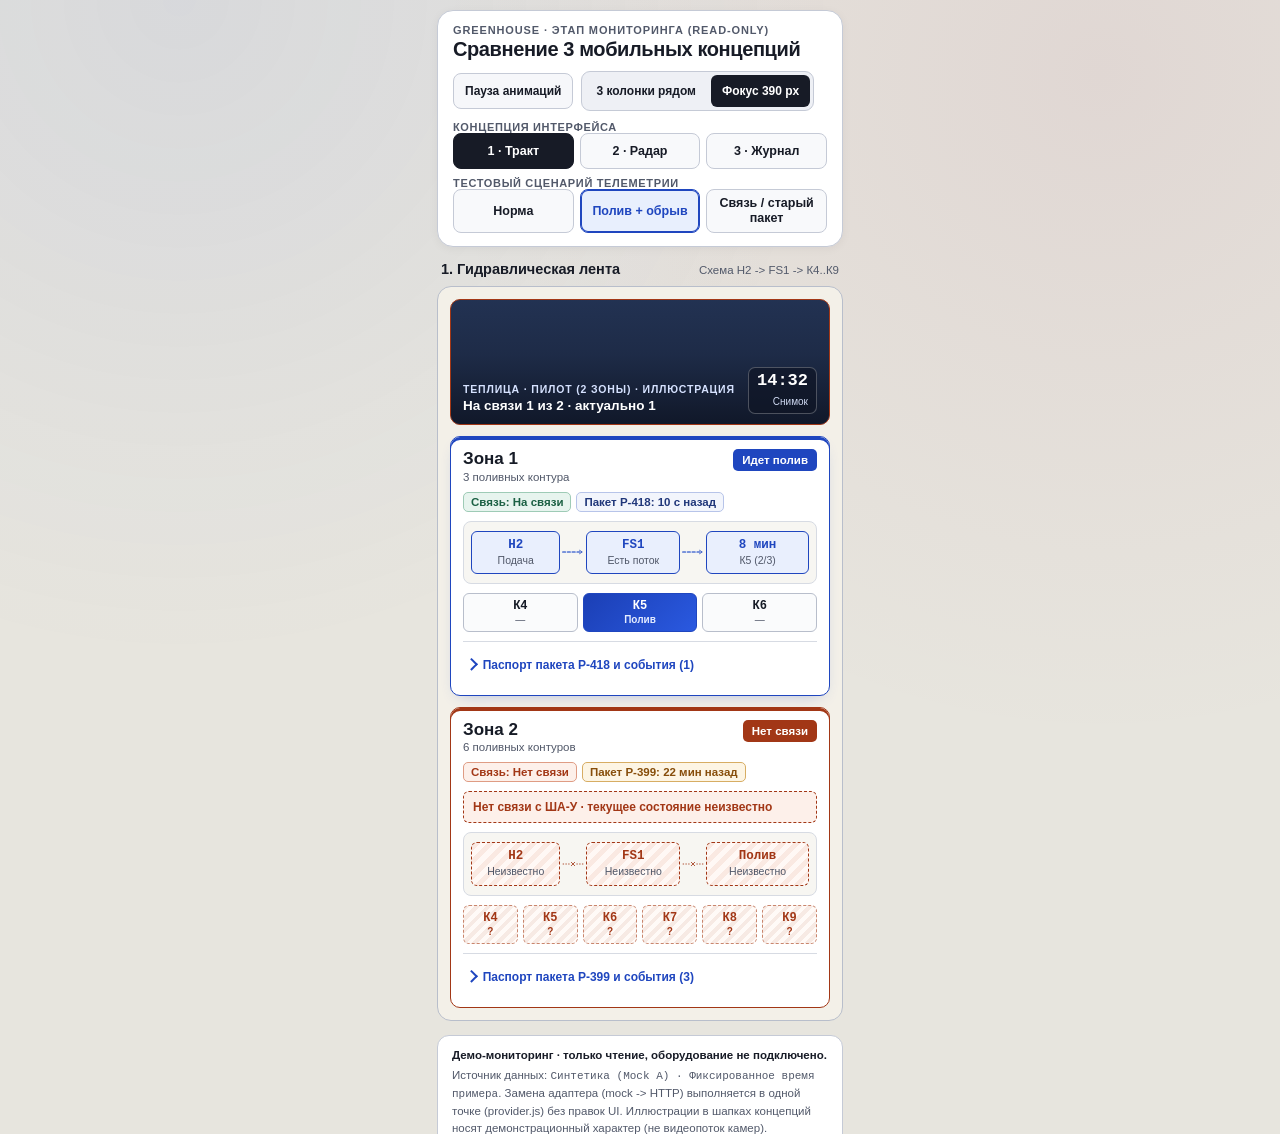
<file: mobile-concepts/index.html>
<!doctype html>
<html lang="ru">
<head>
  <meta charset="utf-8">
  <meta name="viewport" content="width=device-width, initial-scale=1, viewport-fit=cover">
  <meta name="description" content="Интерактивное сравнение трех мобильных концепций мониторинга полива теплиц Greenhouse (только чтение, синтетические данные).">
  <link rel="icon" href="data:,">
  <title>Сравнение 3 концепций | Greenhouse Мониторинг</title>
  <link rel="stylesheet" href="styles/shell.css">
  <link rel="stylesheet" href="src/variants/flowStrip.css">
  <link rel="stylesheet" href="src/variants/shiftRadar.css">
  <link rel="stylesheet" href="src/variants/glanceJournal.css">
</head>
<body>
  <div id="app"></div>
  <script type="module" src="src/app.js"></script>
</body>
</html>
</file>
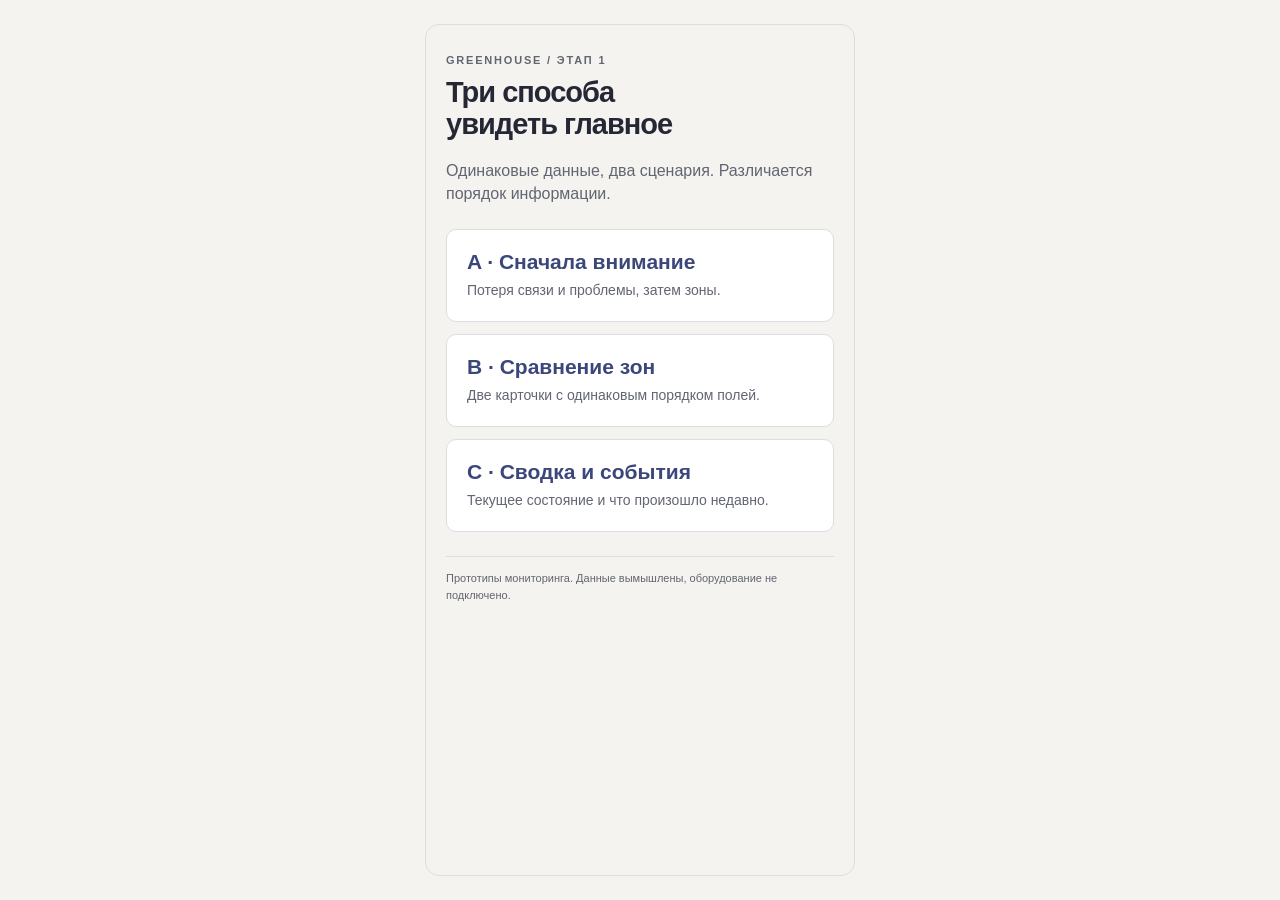
<file: monitoring-prototypes/index.html>
<!doctype html><html lang="ru"><head><meta charset="utf-8"><meta name="viewport" content="width=device-width,initial-scale=1"><link rel="icon" href="data:,"><title>Greenhouse · три варианта</title><link rel="stylesheet" href="assets/base.css"><style>.intro{padding-top:28px}h1{margin-bottom:18px}.choices{display:grid;gap:12px;margin-top:24px}.choices a{display:block;background:var(--surface);border:1px solid var(--line);padding:20px;text-decoration:none;border-radius:10px}.choices strong{display:block;font-size:21px;margin-bottom:6px}.choices span{font-size:14px;line-height:1.5;color:var(--muted)}</style></head><body><main class="app-shell intro"><p class="brand-kicker">Greenhouse / этап 1</p><h1>Три способа<br>увидеть главное</h1><p class="muted">Одинаковые данные, два сценария. Различается порядок информации.</p><nav class="choices" aria-label="Прототипы"><a href="a.html"><strong>A · Сначала внимание</strong><span>Потеря связи и проблемы, затем зоны.</span></a><a href="b.html"><strong>B · Сравнение зон</strong><span>Две карточки с одинаковым порядком полей.</span></a><a href="c.html"><strong>C · Сводка и события</strong><span>Текущее состояние и что произошло недавно.</span></a></nav><p class="demo-footer">Прототипы мониторинга. Данные вымышлены, оборудование не подключено.</p></main></body></html>
</file>
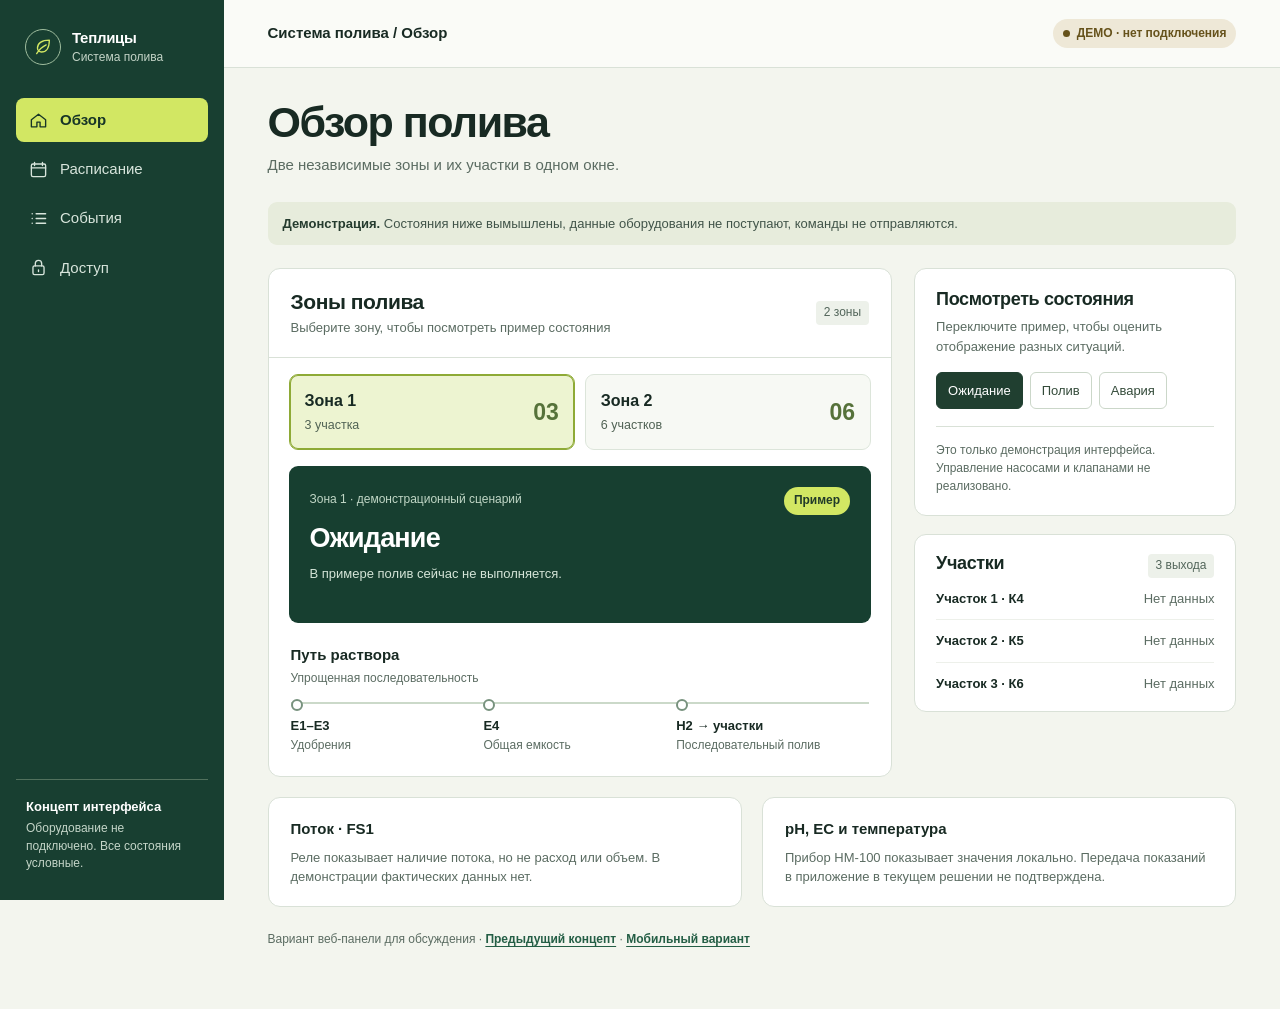
<file: вариант_веб_полив.html>
<!doctype html>
<html lang="ru"><head><meta charset="utf-8"><meta name="viewport" content="width=device-width, initial-scale=1"><title>Теплицы | Веб-панель полива</title>
<style>
:root{color-scheme:light;--ink:#182a23;--muted:#5b6c62;--line:#d9e1d7;--paper:#f3f5ee;--white:#fff;--forest:#183f31;--green:#23664a;--lime:#d2e763;--orange:#a94122;--amber:#815b12;--focus:#3256ca}*{box-sizing:border-box}html{scroll-behavior:smooth}body{margin:0;background:var(--paper);color:var(--ink);font:15px/1.48 -apple-system,BlinkMacSystemFont,"Segoe UI",sans-serif}button,a{font:inherit}button{cursor:pointer}button:focus-visible,a:focus-visible{outline:3px solid var(--focus);outline-offset:3px}::selection{background:#d2e763;color:#182a23}[hidden]{display:none!important}.shell{display:grid;grid-template-columns:224px minmax(0,1fr);min-height:100vh}.sidebar{background:var(--forest);color:#fff;padding:27px 16px;display:flex;flex-direction:column;position:sticky;top:0;height:100vh}.brand{display:flex;align-items:center;gap:11px;padding:0 9px 31px;font-weight:750;letter-spacing:-.02em}.mark{width:36px;height:36px;border:1px solid #9fbd9e;border-radius:50%;display:grid;place-items:center;color:var(--lime)}.mark svg{width:22px}.brand small{display:block;color:#c3d3c6;font-size:12px;font-weight:450;letter-spacing:0}.nav{display:grid;gap:5px}.nav button{border:0;background:transparent;color:#d8e5dc;text-align:left;padding:11px 13px;border-radius:8px;display:flex;gap:12px;align-items:center}.nav button[aria-current=page]{background:#d2e763;color:#173527;font-weight:700}.icon{width:19px;height:19px;fill:none;stroke:currentColor;stroke-width:1.7;stroke-linecap:round;stroke-linejoin:round;flex:none}.sidebar-note{margin-top:auto;padding:17px 10px 0;border-top:1px solid #51715d;color:#c4d5c8;font-size:12px}.sidebar-note strong{display:block;color:#fff;font-size:13px;margin-bottom:4px}.main{min-width:0}.top{min-height:68px;border-bottom:1px solid var(--line);padding:15px clamp(20px,3.4vw,52px);display:flex;align-items:center;justify-content:space-between;gap:16px;background:#fafbf7}.top-title{font-weight:700}.demo-pill{display:inline-flex;align-items:center;gap:7px;padding:6px 10px;border-radius:20px;background:#eee8d7;color:#66521b;font-size:12px;font-weight:700}.dot{height:7px;width:7px;background:currentColor;border-radius:50%;display:inline-block}.content{padding:31px clamp(20px,3.4vw,52px) 60px;max-width:1600px;margin:auto}.heading{display:flex;justify-content:space-between;align-items:end;gap:20px;margin-bottom:25px}h1,h2,h3,p{margin:0}h1{font-size:clamp(29px,3.4vw,43px);line-height:1.08;letter-spacing:-.035em}h2{font-size:21px;line-height:1.2;letter-spacing:-.02em}h3{font-size:15px}.lead{color:var(--muted);margin-top:9px}.notice{background:#e7ecdc;border-radius:9px;padding:12px 15px;margin-bottom:23px;color:#415449;font-size:13px}.notice strong{color:#253b2e}.workspace{display:grid;grid-template-columns:minmax(0,1.55fr) minmax(270px,.8fr);gap:22px;align-items:start}.panel{background:#fff;border:1px solid var(--line);border-radius:12px;overflow:hidden}.panel-head{padding:20px 22px;display:flex;align-items:center;justify-content:space-between;gap:16px;border-bottom:1px solid var(--line)}.sub{font-size:13px;color:var(--muted);margin-top:4px}.zones{display:grid;grid-template-columns:1fr 1fr;gap:10px;padding:16px 20px}.zone{background:#f7f9f4;border:1px solid #dce5da;text-align:left;border-radius:9px;padding:14px 15px;color:var(--ink);display:flex;justify-content:space-between;align-items:center}.zone[aria-pressed=true]{background:#edf4d1;border-color:#8eaa36;box-shadow:inset 0 0 0 1px #8eaa36}.zone strong{display:block;font-size:16px}.zone small{color:#506254}.zone-num{font-size:23px;font-weight:700;color:#56723a}.status{margin:0 20px 18px;padding:21px;border-radius:9px;background:#173f30;color:#fff;display:grid;grid-template-columns:minmax(0,1fr) auto;gap:20px;min-height:157px}.status-copy{max-width:40ch}.status-label{font-size:12px;color:#c1d7c6}.status h3{font-size:27px;letter-spacing:-.03em;margin:10px 0 5px}.status p{font-size:13px;color:#d4e4d7}.status-badge{align-self:start;background:#d2e763;color:#213a29;border-radius:16px;padding:5px 10px;font-size:12px;font-weight:700}.status.alert{background:#6b3025}.status.alert .status-badge{background:#f9d6b7;color:#682d1f}.flowline{padding:3px 22px 21px}.flow-top{display:flex;justify-content:space-between;align-items:end;margin-bottom:13px;gap:12px}.flow-top span{font-size:12px;color:var(--muted)}.stages{display:grid;grid-template-columns:repeat(3,1fr);gap:0}.stage{position:relative;padding:12px 8px 0 0;border-top:2px solid #cbd9c9;font-size:13px}.stage:before{content:"";position:absolute;top:-5px;left:0;background:#fff;border:2px solid #78927e;width:8px;height:8px;border-radius:50%}.stage b{display:block}.stage span{color:var(--muted);font-size:12px}.side-stack{display:grid;gap:18px}.scenario{padding:20px 21px}.scenario h2{font-size:18px}.scenario p{font-size:13px;color:var(--muted);margin:7px 0 16px}.buttons{display:flex;flex-wrap:wrap;gap:7px}.buttons button{border:1px solid #cbd7c9;background:white;color:#344b3a;border-radius:6px;padding:8px 11px;font-size:13px}.buttons button[aria-pressed=true]{background:#203f30;border-color:#203f30;color:white}.legend{margin-top:17px;padding-top:15px;border-top:1px solid var(--line);font-size:12px;color:var(--muted)}.channels{padding:18px 21px}.channels-head{display:flex;justify-content:space-between;gap:10px;align-items:baseline}.channels h2{font-size:18px}.channel{display:flex;justify-content:space-between;gap:12px;padding:11px 0;border-bottom:1px solid #edf0ea}.channel:last-child{border:0;padding-bottom:0}.channel span{font-size:13px;color:var(--muted)}.channel b{font-size:13px}.muted-tag{color:#52655a;background:#edf1ea;padding:3px 8px;border-radius:4px;font-size:12px}.lower{display:grid;grid-template-columns:1fr 1fr;gap:20px;margin-top:20px}.info{padding:20px 22px}.info h3{margin-bottom:8px}.info p{font-size:13px;color:var(--muted);max-width:65ch}.link{color:#245e45;font-weight:700;text-decoration:underline;text-underline-offset:3px}.other{padding:26px;max-width:860px}.other h2{font-size:27px}.empty{margin-top:24px;padding:25px;background:#f4f7f0;border-radius:9px}.empty strong{display:block;margin-bottom:6px}.empty p,.other>p{color:var(--muted);font-size:14px}.other>p{margin-top:9px}.facts{margin:19px 0 0;padding-left:20px;color:#4a5c50}.facts li{margin:9px 0}.footer{margin-top:24px;font-size:12px;color:var(--muted)}@media(max-width:950px){.shell{grid-template-columns:72px minmax(0,1fr)}.sidebar{padding:25px 9px}.brand{justify-content:center;padding:0 0 30px}.brand-text,.nav span,.sidebar-note{display:none}.nav button{justify-content:center;padding:12px}.workspace{grid-template-columns:1fr}.side-stack{grid-template-columns:1fr 1fr}.content{padding-top:25px}}@media(max-width:600px){.shell{display:block}.sidebar{height:auto;position:static;display:block;padding:12px 16px}.brand{justify-content:flex-start;padding:0}.brand-text{display:block}.brand small{display:none}.mark{width:30px;height:30px}.nav{position:fixed;bottom:0;left:0;right:0;z-index:5;display:flex;justify-content:space-around;background:#173f30;padding:6px 4px calc(6px + env(safe-area-inset-bottom))}.nav button{display:flex;flex-direction:column;gap:2px;font-size:10px;padding:7px 9px}.nav span{display:block}.top{padding:12px 17px;min-height:55px}.top-title{font-size:13px}.demo-pill{font-size:11px}.content{padding:24px 16px 115px}.heading{display:block}.notice{margin-top:19px}.zones{padding:13px;gap:7px}.zone{padding:11px}.zone-num{font-size:19px}.status{margin:0 13px 16px;padding:17px}.status h3{font-size:24px}.side-stack,.lower{grid-template-columns:1fr}.panel-head,.flowline,.channels,.scenario,.info{padding-left:17px;padding-right:17px}.stages{gap:2px}.stage{font-size:12px}.top-title{max-width:45%}}@media(prefers-reduced-motion:reduce){html{scroll-behavior:auto}}
</style></head><body>
<svg xmlns="http://www.w3.org/2000/svg" style="display:none"><symbol id="leaf" viewBox="0 0 24 24"><path d="M20 4C10 4 5 8 5 14a5 5 0 0 0 5 5c6 0 10-5 10-15ZM4 21c3-5 6-8 12-11"/></symbol><symbol id="home" viewBox="0 0 24 24"><path d="m3 11 9-7 9 7v9h-7v-6h-4v6H3z"/></symbol><symbol id="calendar" viewBox="0 0 24 24"><rect x="3" y="5" width="18" height="16" rx="2"/><path d="M7 3v4m10-4v4M3 10h18"/></symbol><symbol id="list" viewBox="0 0 24 24"><path d="M9 6h12M9 12h12M9 18h12M4 6h.1M4 12h.1M4 18h.1"/></symbol><symbol id="lock" viewBox="0 0 24 24"><rect x="5" y="10" width="14" height="11" rx="2"/><path d="M8 10V7a4 4 0 0 1 8 0v3m-4 5v2"/></symbol></svg>
<div class="shell"><aside class="sidebar"><div class="brand"><span class="mark"><svg class="icon"><use href="#leaf"/></svg></span><span class="brand-text">Теплицы<small>Система полива</small></span></div><nav class="nav" aria-label="Разделы"><button data-page="overview" aria-current="page"><svg class="icon"><use href="#home"/></svg><span>Обзор</span></button><button data-page="schedule"><svg class="icon"><use href="#calendar"/></svg><span>Расписание</span></button><button data-page="events"><svg class="icon"><use href="#list"/></svg><span>События</span></button><button data-page="access"><svg class="icon"><use href="#lock"/></svg><span>Доступ</span></button></nav><div class="sidebar-note"><strong>Концепт интерфейса</strong>Оборудование не подключено. Все состояния условные.</div></aside><main class="main"><header class="top"><div class="top-title">Система полива / <span id="top-page">Обзор</span></div><span class="demo-pill"><i class="dot"></i> ДЕМО · нет подключения</span></header><div class="content">
<section data-view="overview"><div class="heading"><div><h1>Обзор полива</h1><p class="lead">Две независимые зоны и их участки в одном окне.</p></div></div><div class="notice"><strong>Демонстрация.</strong> Состояния ниже вымышлены, данные оборудования не поступают, команды не отправляются.</div><div class="workspace"><div class="panel"><div class="panel-head"><div><h2>Зоны полива</h2><p class="sub">Выберите зону, чтобы посмотреть пример состояния</p></div><span class="muted-tag">2 зоны</span></div><div class="zones"><button class="zone" data-zone="1" aria-pressed="true"><span><strong>Зона 1</strong><small>3 участка</small></span><span class="zone-num">03</span></button><button class="zone" data-zone="2" aria-pressed="false"><span><strong>Зона 2</strong><small>6 участков</small></span><span class="zone-num">06</span></button></div><div class="status" id="status" aria-live="polite"><div class="status-copy"><span class="status-label" id="status-label">Зона 1 · демонстрационный сценарий</span><h3 id="status-title">Ожидание</h3><p id="status-desc">В примере полив сейчас не выполняется.</p></div><span class="status-badge" id="status-badge">Пример</span></div><div class="flowline"><div class="flow-top"><div><h3>Путь раствора</h3><span>Упрощенная последовательность</span></div></div><div class="stages"><div class="stage"><b>Е1–Е3</b><span>Удобрения</span></div><div class="stage"><b>Е4</b><span>Общая емкость</span></div><div class="stage"><b>Н2 → участки</b><span>Последовательный полив</span></div></div></div></div><div class="side-stack"><div class="panel scenario"><h2>Посмотреть состояния</h2><p>Переключите пример, чтобы оценить отображение разных ситуаций.</p><div class="buttons" aria-label="Демонстрационные сценарии"><button data-scenario="idle" aria-pressed="true">Ожидание</button><button data-scenario="watering" aria-pressed="false">Полив</button><button data-scenario="alarm" aria-pressed="false">Авария</button></div><div class="legend">Это только демонстрация интерфейса. Управление насосами и клапанами не реализовано.</div></div><div class="panel channels"><div class="channels-head"><h2>Участки</h2><span class="muted-tag" id="count">3 выхода</span></div><div id="channels"></div></div></div></div><div class="lower"><div class="panel info"><h3>Поток · FS1</h3><p>Реле показывает наличие потока, но не расход или объем. В демонстрации фактических данных нет.</p></div><div class="panel info"><h3>pH, EC и температура</h3><p>Прибор HM-100 показывает значения локально. Передача показаний в приложение в текущем решении не подтверждена.</p></div></div><p class="footer">Вариант веб-панели для обсуждения · <a class="link" href="концепт_мобильного_управления.html">Предыдущий концепт</a> · <a class="link" href="вариант_мобильный_полив.html">Мобильный вариант</a></p></section>
<section data-view="schedule" hidden class="panel other"><h2>Расписание</h2><p>Здесь можно будет задать последовательность участков и время полива после разработки системы.</p><div class="empty"><strong>Расписание не подключено</strong><p>В этом концепте нет сохраненных программ. Логика и проверка выполнения требуют разработки и испытаний.</p></div></section><section data-view="events" hidden class="panel other"><h2>События</h2><p>Предполагаемый журнал аварий, запросов и подтвержденных состояний с отметками времени.</p><div class="empty"><strong>Событий пока нет</strong><p>Журнал и связь с оборудованием не реализованы. Данные в макете не сохраняются.</p></div></section><section data-view="access" hidden class="panel other"><h2>Доступ к системе</h2><p>Удаленный доступ и архитектура связи пока не согласованы.</p><div class="empty"><strong>Доступ не настроен</strong><p>Учетные записи, сеть и политика доступа еще не созданы. Местные органы управления и защиты должны сохранять приоритет.</p></div><ul class="facts"><li>Локальная автоматика должна работать независимо от сети.</li><li>При потере связи будущий интерфейс должен показывать отсутствие актуальных данных.</li><li>Состояние контактора не подтверждает вращение насоса или наличие потока.</li></ul></section>
</div></main></div><script>
(()=>{let zone=1,scenario='idle';const data={idle:{title:'Ожидание',desc:'В примере полив сейчас не выполняется.',tag:'Пример'},watering:{title:'Полив участка',desc:'Пример: выполняется полив первого участка выбранной зоны.',tag:'Пример полива'},alarm:{title:'Авария потока',desc:'Пример: отсутствие потока после насоса Н2. Фактические сигналы не подключены.',tag:'Пример аварии'}};const all=s=>document.querySelectorAll(s),one=s=>document.querySelector(s);function render(){const d=data[scenario],n=zone===1?3:6;one('#status-label').textContent=`Зона ${zone} · демонстрационный сценарий`;one('#status-title').textContent=d.title;one('#status-desc').textContent=d.desc;one('#status-badge').textContent=d.tag;one('#status').classList.toggle('alert',scenario==='alarm');one('#count').textContent=n===3?'3 выхода':'6 выходов';one('#channels').innerHTML=Array.from({length:n},(_,i)=>`<div class="channel"><b>Участок ${i+1} · К${i+4}</b><span>${scenario==='watering'&&i===0?'Пример полива':'Нет данных'}</span></div>`).join('');all('[data-zone]').forEach(b=>b.setAttribute('aria-pressed',String(+b.dataset.zone===zone)));all('[data-scenario]').forEach(b=>b.setAttribute('aria-pressed',String(b.dataset.scenario===scenario)))}all('[data-zone]').forEach(b=>b.addEventListener('click',()=>{zone=+b.dataset.zone;render()}));all('[data-scenario]').forEach(b=>b.addEventListener('click',()=>{scenario=b.dataset.scenario;render()}));all('[data-page]').forEach(b=>b.addEventListener('click',()=>{const p=b.dataset.page;all('[data-view]').forEach(v=>v.hidden=v.dataset.view!==p);all('[data-page]').forEach(n=>n.toggleAttribute('aria-current',n===b));if(b.hasAttribute('aria-current'))b.setAttribute('aria-current','page');one('#top-page').textContent=b.textContent.trim();window.scrollTo(0,0)}));render()})();
</script></body></html>
</file>
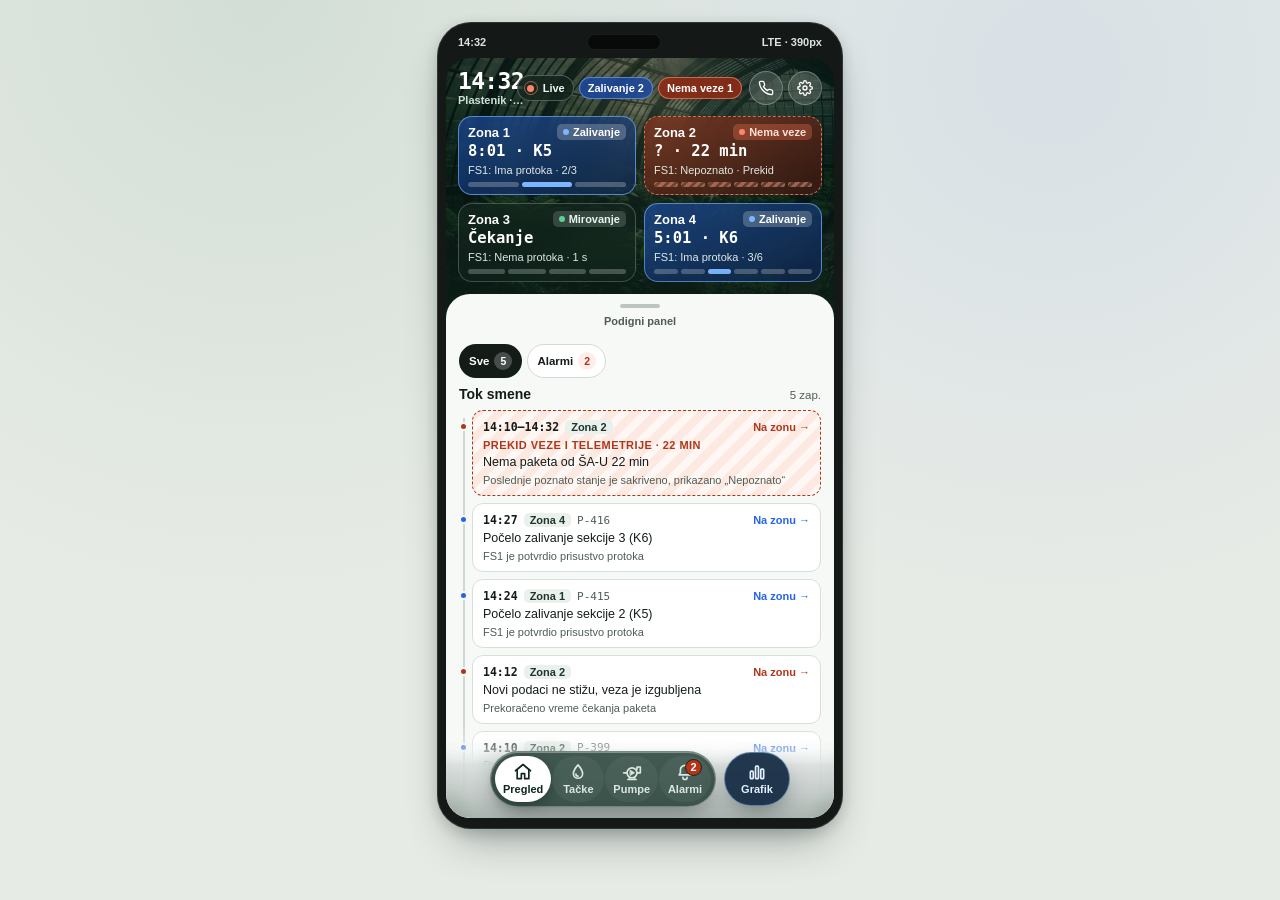
<file: mobile-concepts/hybrid.html>
<!doctype html>
<html lang="sr">
<head>
  <meta charset="utf-8">
  <meta name="viewport" content="width=device-width, initial-scale=1, viewport-fit=cover">
  <meta name="theme-color" content="#11261f">
  <meta name="apple-mobile-web-app-capable" content="yes">
  <meta name="mobile-web-app-capable" content="yes">
  <meta name="apple-mobile-web-app-status-bar-style" content="black-translucent">
  <meta name="apple-mobile-web-app-title" content="Greenhouse">
  <meta name="description" content="Greenhouse · nadzor zalivanja, pokretanje pumpi i dnevni raspored u simulaciji.">
  <link rel="icon" href="data:,">
  <title>Greenhouse · Nadzor zalivanja</title>
  <link rel="stylesheet" href="src/hybrid/hybrid.css?v=10">
  <link rel="stylesheet" href="src/hybrid/pumpPanel.css?v=9">
</head>
<body>
  <div id="app"></div>
  <script type="module" src="src/hybrid/hybridApp.js?v=9"></script>
</body>
</html>
</file>
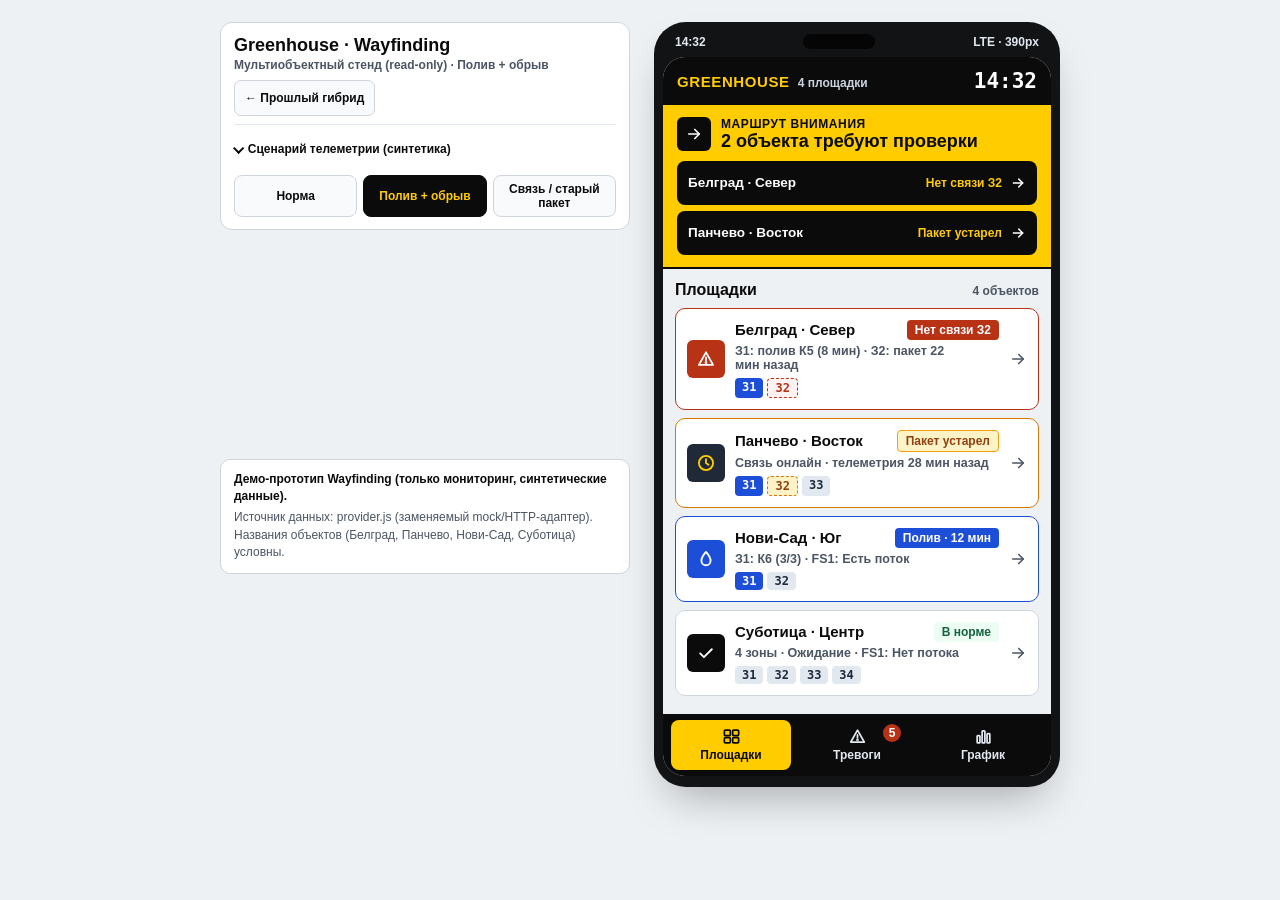
<file: mobile-concepts/wayfinding.html>
<!doctype html>
<html lang="ru">
<head>
  <meta charset="utf-8">
  <meta name="viewport" content="width=device-width, initial-scale=1, viewport-fit=cover">
  <meta name="description" content="Greenhouse Wayfinding: мультиобъектный мобильный мониторинг полива теплиц (только чтение, синтетические данные).">
  <link rel="icon" href="data:,">
  <title>Greenhouse · Навигация площадок (Wayfinding)</title>
  <link rel="stylesheet" href="src/wayfinding/wayfinding.css">
</head>
<body>
  <div id="app"></div>
  <script type="module" src="src/wayfinding/wayfindingApp.js"></script>
</body>
</html>
</file>
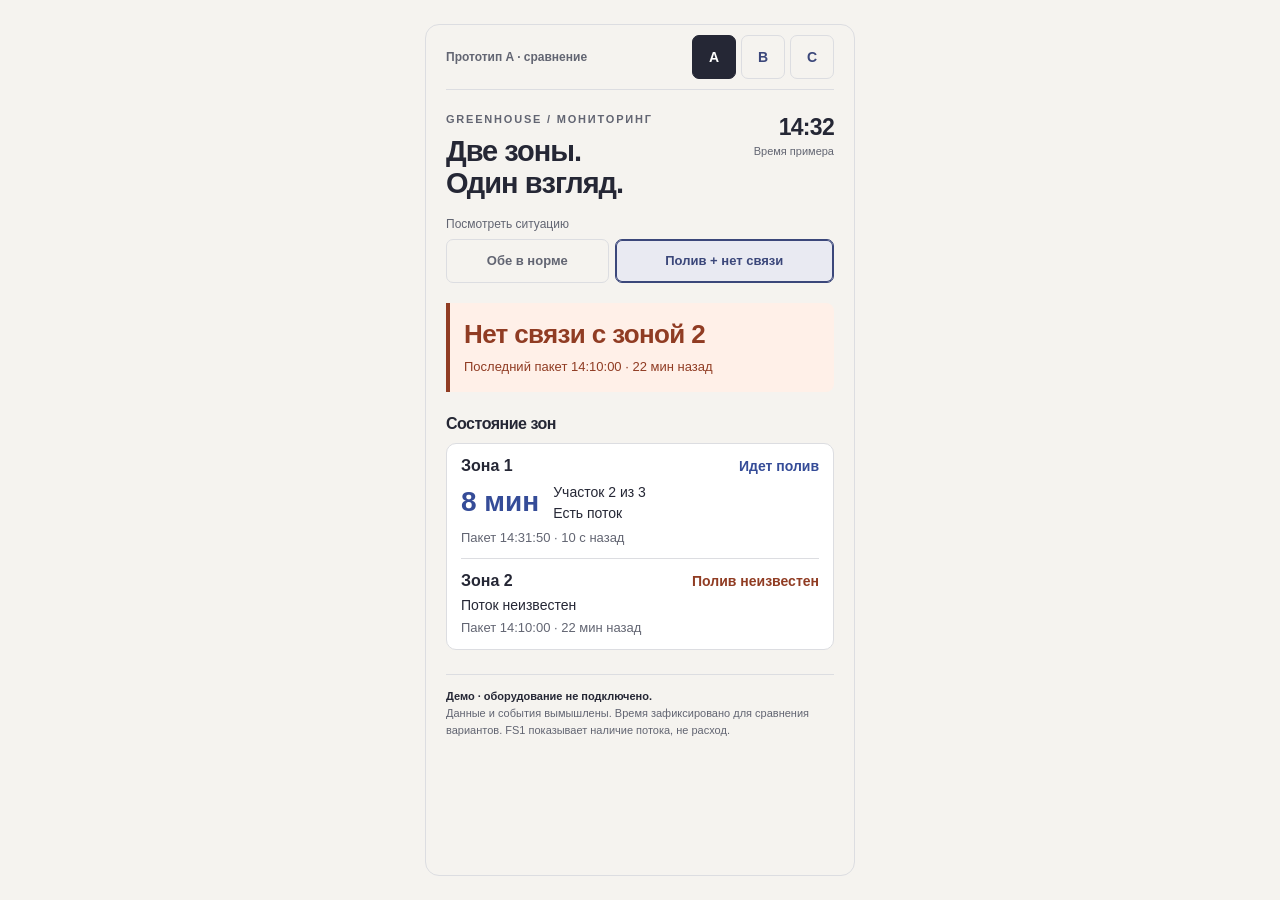
<file: monitoring-prototypes/a.html>
<!doctype html>
<html lang="ru"><head><meta charset="utf-8"><meta name="viewport" content="width=device-width,initial-scale=1"><meta name="theme-color" content="#f5f3ef"><link rel="icon" href="data:,"><title>Greenhouse · вариант A</title><link rel="stylesheet" href="assets/base.css"><link rel="stylesheet" href="assets/a.css"></head><body data-variant="a"><div id="root"></div><noscript>Для переключения демонстрационных ситуаций включите JavaScript.</noscript><script type="module" src="assets/shell.js"></script></body></html>
</file>
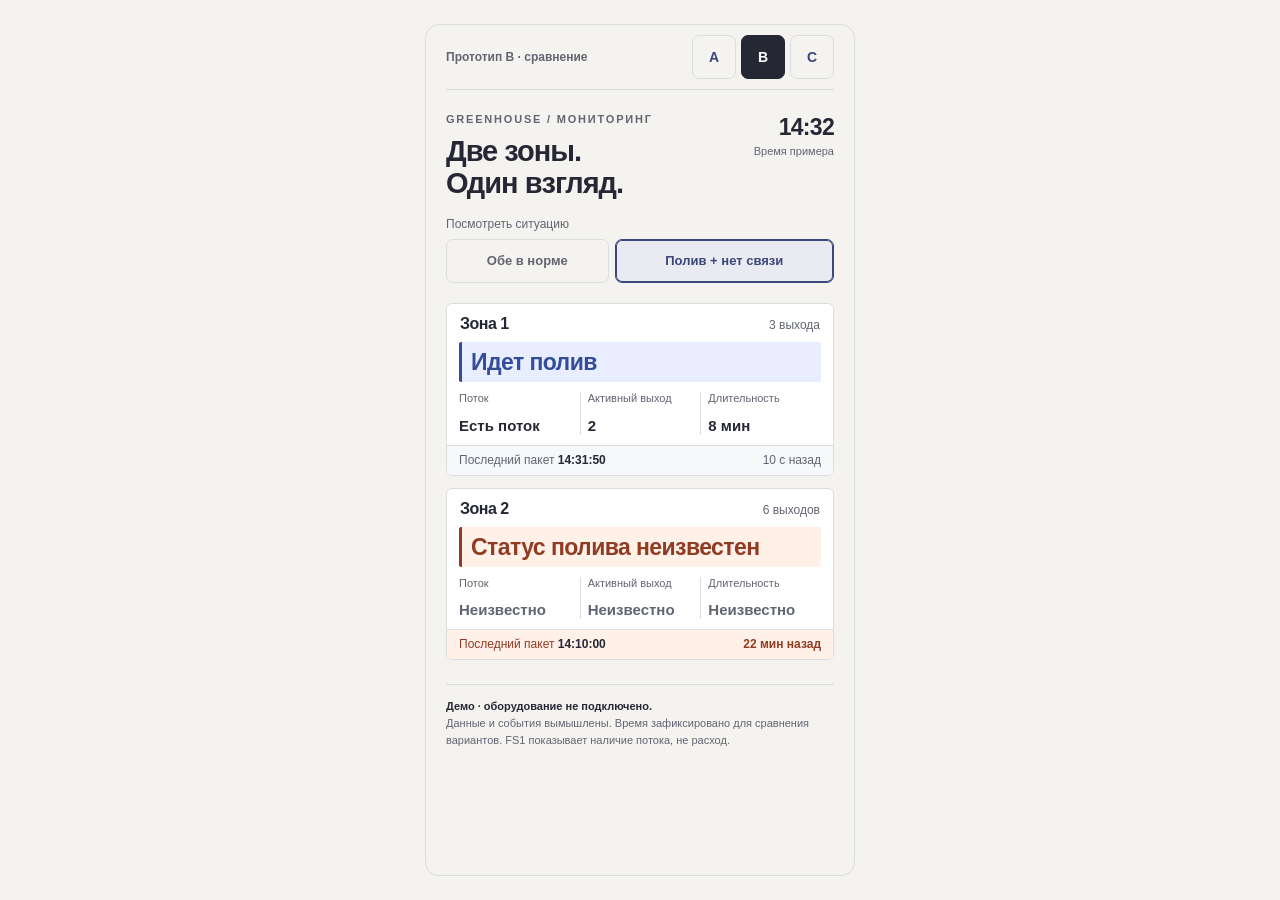
<file: monitoring-prototypes/b.html>
<!doctype html>
<html lang="ru"><head><meta charset="utf-8"><meta name="viewport" content="width=device-width,initial-scale=1"><meta name="theme-color" content="#f5f3ef"><link rel="icon" href="data:,"><title>Greenhouse · вариант B</title><link rel="stylesheet" href="assets/base.css"><link rel="stylesheet" href="assets/b.css"></head><body data-variant="b"><div id="root"></div><noscript>Для переключения демонстрационных ситуаций включите JavaScript.</noscript><script type="module" src="assets/shell.js"></script></body></html>
</file>
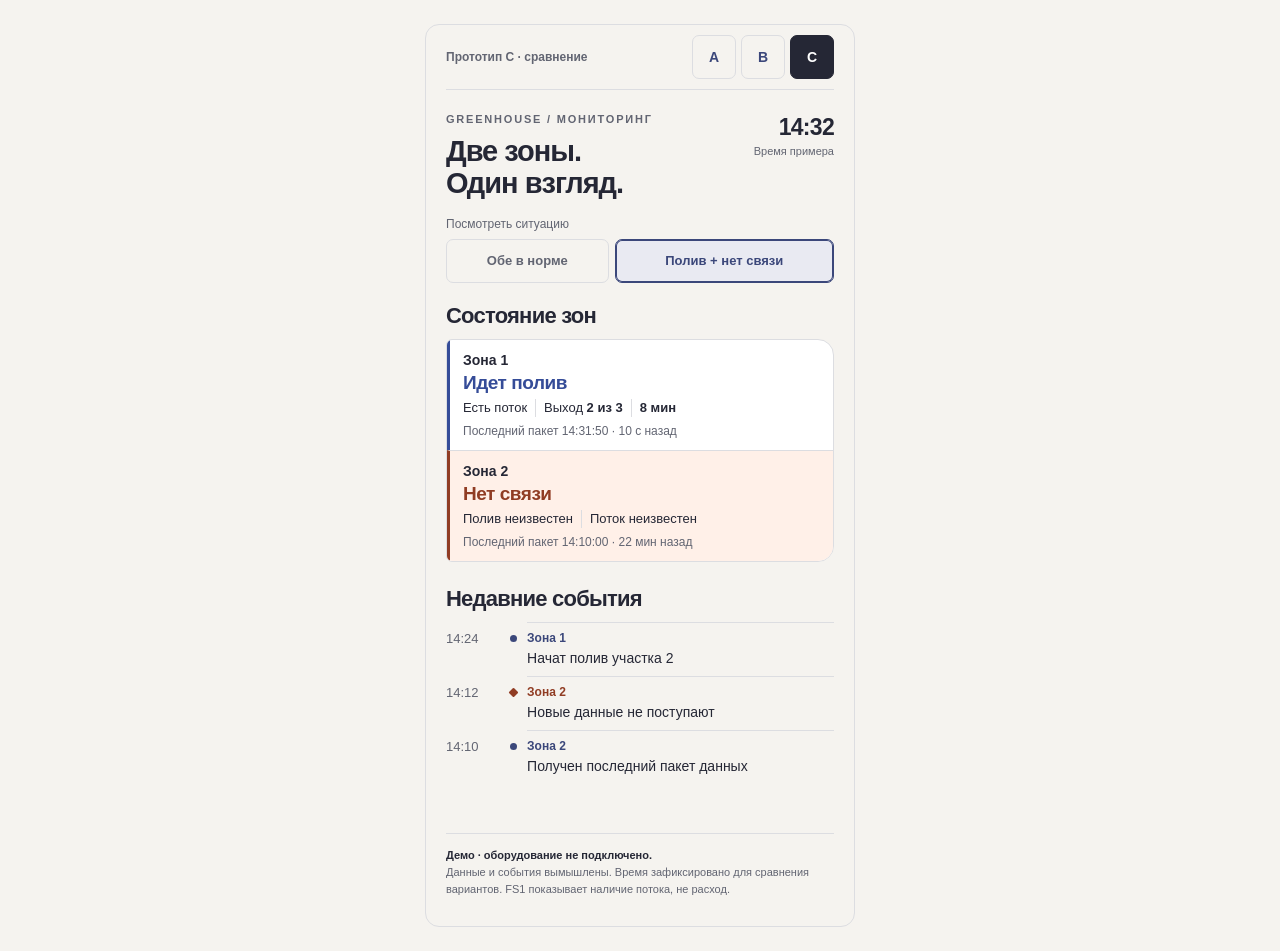
<file: monitoring-prototypes/c.html>
<!doctype html>
<html lang="ru"><head><meta charset="utf-8"><meta name="viewport" content="width=device-width,initial-scale=1"><meta name="theme-color" content="#f5f3ef"><link rel="icon" href="data:,"><title>Greenhouse · вариант C</title><link rel="stylesheet" href="assets/base.css"><link rel="stylesheet" href="assets/c.css"></head><body data-variant="c"><div id="root"></div><noscript>Для переключения демонстрационных ситуаций включите JavaScript.</noscript><script type="module" src="assets/shell.js"></script></body></html>
</file>
<file: mobile-concepts/styles/shell.css>
/* Общая оболочка интерактивного сравнения 3 мобильных концепций */
:root {
  color-scheme: light;
  --sh-bg: #e7e5de;
  --sh-bg-accent: radial-gradient(circle at 14% 0%, rgba(31, 70, 191, 0.08), transparent 40%),
                  radial-gradient(circle at 86% 6%, rgba(133, 30, 69, 0.07), transparent 42%);
  --sh-panel: #ffffff;
  --sh-ink: #171b26;
  --sh-muted: #52596a;
  --sh-border: #c5cad6;
  --sh-accent: #1f46bf;
  --sh-accent-bg: #e8effd;
  --target-size: 36px;
  font-family: ui-sans-serif, -apple-system, BlinkMacSystemFont, "Inter", "Segoe UI", Roboto, sans-serif;
  color: var(--sh-ink);
  background: var(--sh-bg);
}

@media (pointer: coarse) {
  :root { --target-size: 44px; }
}

*, *::before, *::after { box-sizing: border-box; }

html {
  scroll-padding-top: 88px;
  scroll-padding-bottom: calc(2rem + env(safe-area-inset-bottom, 0px));
}

body {
  margin: 0;
  min-height: 100dvh;
  background-color: var(--sh-bg);
  background-image: var(--sh-bg-accent);
  overflow-wrap: break-word;
  -webkit-font-smoothing: antialiased;
}

button, a, summary {
  font: inherit;
  -webkit-tap-highlight-color: transparent;
}

:where(button, a, summary):focus-visible {
  outline: 3px solid var(--sh-accent);
  outline-offset: 2px;
}

h1, h2, h3 { text-wrap: balance; }
p, li { text-wrap: pretty; }

.visually-hidden:where(:not(:focus-within, :active)) {
  position: absolute !important;
  clip-path: inset(50%) !important;
  overflow: hidden !important;
  width: 1px !important;
  height: 1px !important;
  margin: -1px !important;
  padding: 0 !important;
  border: 0 !important;
  white-space: nowrap !important;
}

.skip-link:focus-visible {
  position: fixed;
  top: 8px;
  left: 8px;
  z-index: 50;
  background: var(--sh-ink);
  color: #ffffff;
  padding: 8px 12px;
  border-radius: 6px;
  text-decoration: none;
  font-weight: 700;
}

.page-frame {
  width: 100%;
  max-width: 430px;
  margin: 0 auto;
  padding: max(10px, env(safe-area-inset-top, 0px)) max(12px, env(safe-area-inset-right, 0px)) max(28px, env(safe-area-inset-bottom, 0px)) max(12px, env(safe-area-inset-left, 0px));
  display: grid;
  gap: 14px;
}

.page-frame--compare {
  max-width: 1320px;
  padding-inline: 18px;
}

/* Верхняя панель сравнения */
.studio-header {
  background: var(--sh-panel);
  border: 1px solid var(--sh-border);
  border-radius: 16px;
  padding: 13px 15px;
  display: grid;
  gap: 10px;
  box-shadow: 0 2px 10px rgba(23, 27, 38, 0.05);
}

.studio-header__top {
  display: flex;
  justify-content: space-between;
  align-items: center;
  flex-wrap: wrap;
  gap: 10px;
}

.studio-kicker {
  margin: 0;
  font-size: 11px;
  font-weight: 750;
  text-transform: uppercase;
  letter-spacing: 0.08em;
  color: var(--sh-muted);
}

.studio-title {
  margin: 2px 0 0;
  font-size: 20px;
  font-weight: 800;
  line-height: 1.15;
  letter-spacing: -0.02em;
}

.header-actions {
  display: flex;
  flex-wrap: wrap;
  align-items: center;
  gap: 8px;
}

.motion-btn {
  min-block-size: var(--target-size);
  padding: 5px 11px;
  border-radius: 8px;
  border: 1.5px solid var(--sh-border);
  background: #f6f7fa;
  color: var(--sh-ink);
  font-size: 12px;
  font-weight: 700;
  cursor: pointer;
  transition: background-color 0.16s ease, border-color 0.16s ease;
}

.motion-btn:hover {
  background: #eceff6;
  border-color: #9ba3b4;
}

.layout-toggle {
  display: none;
  gap: 4px;
  background: #eef0f5;
  border: 1px solid var(--sh-border);
  border-radius: 9px;
  padding: 3px;
}

@media (min-width: 980px) {
  .layout-toggle { display: inline-flex; }
}

.layout-toggle button {
  min-block-size: 32px;
  padding: 4px 11px;
  border: 0;
  border-radius: 6px;
  background: transparent;
  color: var(--sh-ink);
  font-size: 12px;
  font-weight: 700;
  cursor: pointer;
  transition: background-color 0.16s ease, color 0.16s ease;
}

.layout-toggle button[aria-pressed="true"] {
  background: var(--sh-ink);
  color: #ffffff;
}

.controls-block {
  display: grid;
  gap: 8px;
}

.control-group {
  margin: 0;
  padding: 0;
  border: 0;
  min-inline-size: 0;
  display: grid;
  gap: 5px;
}

.control-group legend {
  padding: 0;
  font-size: 11px;
  font-weight: 700;
  text-transform: uppercase;
  letter-spacing: 0.06em;
  color: var(--sh-muted);
}

.btn-row {
  display: grid;
  grid-template-columns: repeat(3, minmax(0, 1fr));
  gap: 6px;
}

@media (max-width: 350px) {
  .btn-row { grid-template-columns: 1fr; }
}

.seg-btn {
  min-block-size: var(--target-size);
  padding: 6px 8px;
  border-radius: 8px;
  border: 1.5px solid var(--sh-border);
  background: #f8f9fb;
  color: var(--sh-ink);
  font-size: 12.5px;
  font-weight: 650;
  line-height: 1.2;
  cursor: pointer;
  text-align: center;
  transition: background-color 0.16s ease, border-color 0.16s ease, color 0.16s ease;
}

.seg-btn:hover {
  border-color: #9099ab;
}

.seg-btn[aria-pressed="true"] {
  background: var(--sh-ink);
  border-color: var(--sh-ink);
  color: #ffffff;
}

.seg-btn--scenario[aria-pressed="true"] {
  background: var(--sh-accent-bg);
  border-color: var(--sh-accent);
  color: var(--sh-accent);
  box-shadow: inset 0 0 0 1px var(--sh-accent);
}

/* Основная область экранов: 3 колонки рядом на широком экране */
.stage {
  display: grid;
  gap: 16px;
}

.stage--compare {
  grid-template-columns: repeat(3, minmax(0, 1fr));
  align-items: start;
  gap: 18px;
}

.concept-slot {
  display: grid;
  gap: 9px;
  min-inline-size: 0;
}

.concept-meta {
  display: flex;
  justify-content: space-between;
  align-items: baseline;
  flex-wrap: wrap;
  gap: 6px;
  padding: 0 4px;
}

.concept-meta__title {
  margin: 0;
  font-size: 14.5px;
  font-weight: 800;
  color: var(--sh-ink);
}

.concept-meta__tag {
  font-size: 11.5px;
  color: var(--sh-muted);
}

/* Декоративная рамка смартфона только в режиме сравнения 3 колонок */
.device-frame {
  min-inline-size: 0;
}

.stage--compare .device-frame {
  background: #1b202d;
  padding: 10px 9px 11px;
  border-radius: 28px;
  box-shadow:
    0 18px 36px -14px rgba(17, 22, 36, 0.28),
    0 4px 12px rgba(17, 22, 36, 0.12),
    inset 0 0 0 1px rgba(255, 255, 255, 0.1);
  display: grid;
  gap: 8px;
}

.device-statusbar {
  display: none;
}

.stage--compare .device-statusbar {
  display: flex;
  justify-content: space-between;
  align-items: center;
  padding: 2px 10px 0;
  color: #dce2f2;
  font-size: 11px;
  font-weight: 700;
  font-variant-numeric: tabular-nums;
}

.device-notch {
  width: 66px;
  height: 14px;
  border-radius: 999px;
  background: #0d1017;
  border: 1px solid rgba(255, 255, 255, 0.08);
}

.device-screen {
  min-inline-size: 0;
}

.stage--compare .device-screen > * {
  border-radius: 20px;
}

.studio-footer {
  background: var(--sh-panel);
  border: 1px solid var(--sh-border);
  border-radius: 12px;
  padding: 11px 14px;
  font-size: 11.5px;
  line-height: 1.45;
  color: var(--sh-muted);
  display: grid;
  gap: 4px;
}

.studio-footer strong { color: var(--sh-ink); }
.studio-footer code {
  font-family: ui-monospace, "SF Mono", Menlo, monospace;
  font-size: 11px;
  overflow-wrap: anywhere;
}

/* Пользовательская пауза всех постоянных анимаций (WCAG 2.2.2) */
html[data-motion="paused"] *,
html[data-motion="paused"] *::before,
html[data-motion="paused"] *::after {
  animation-play-state: paused !important;
}
</file>
<file: mobile-concepts/src/variants/flowStrip.css>
/* Вариант 1: Гидравлическая лента (инженерный дневной прибор + иллюстрация и живая анимация тракта) */
.v-flowstrip {
  --fs-bg: #f3f0e8;
  --fs-surface: #ffffff;
  --fs-ink: #161b26;
  --fs-muted: #505768;
  --fs-border: #b8becb;
  --fs-border-soft: #d7dbe3;
  --fs-water: #1f46bf;
  --fs-water-bg: #e9effd;
  --fs-copper: #a23716;
  --fs-copper-bg: #fdf0ea;
  --fs-amber: #874e0b;
  --fs-amber-bg: #fdf5e4;
  --fs-ok: #1b6043;
  --fs-ok-bg: #e7f4ee;
  container: flowstrip / inline-size;
  background: var(--fs-bg);
  color: var(--fs-ink);
  padding: 12px;
  border-radius: 14px;
  border: 1px solid var(--fs-border);
  display: grid;
  gap: 11px;
}

/* Инженерная шапка с иллюстрацией */
.fs-hero {
  position: relative;
  border-radius: 10px;
  overflow: hidden;
  border: 1.5px solid var(--fs-border);
  min-block-size: 126px;
  display: grid;
  align-items: end;
  background: #233354;
}

.fs-hero.fs-ticker--ok { border-color: #679c84; }
.fs-hero.fs-ticker--warn { border-color: var(--fs-amber); }
.fs-hero.fs-ticker--danger { border-color: var(--fs-copper); }

.fs-hero__img {
  position: absolute;
  inset: 0;
  width: 100%;
  height: 100%;
  object-fit: cover;
  object-position: center 64%;
  display: block;
}

@media (prefers-reduced-motion: no-preference) {
  .fs-hero__img {
    animation: fsHeroBreath 14s ease-in-out infinite alternate;
  }
}

@keyframes fsHeroBreath {
  from { transform: scale(1); }
  to { transform: scale(1.045); }
}

.fs-hero__scrim {
  position: absolute;
  inset: 0;
  background: linear-gradient(
    180deg,
    rgba(16, 23, 38, 0.04) 0%,
    rgba(16, 23, 38, 0.28) 44%,
    rgba(14, 20, 35, 0.88) 100%
  );
}

.fs-hero__overlay {
  position: relative;
  z-index: 1;
  display: flex;
  justify-content: space-between;
  align-items: flex-end;
  gap: 10px;
  padding: 10px 12px;
  color: #ffffff;
}

.fs-ticker__left { min-inline-size: 0; }

.fs-hero__kicker {
  display: block;
  font-size: 10.5px;
  font-weight: 700;
  text-transform: uppercase;
  letter-spacing: 0.08em;
  color: #d6e2ff;
}

.fs-hero__summary {
  margin: 2px 0 0;
  font-size: 13.5px;
  font-weight: 700;
  line-height: 1.28;
  color: #ffffff;
  text-wrap: pretty;
}

.fs-hero__clock {
  text-align: right;
  white-space: nowrap;
  flex-shrink: 0;
  background: rgba(15, 22, 38, 0.68);
  border: 1px solid rgba(255, 255, 255, 0.25);
  border-radius: 7px;
  padding: 4px 8px;
}

.fs-hero__clock strong {
  display: block;
  font-family: ui-monospace, "SF Mono", Menlo, monospace;
  font-size: 17px;
  font-weight: 750;
  font-variant-numeric: tabular-nums;
  line-height: 1.1;
  color: #ffffff;
}

.fs-hero__clock span {
  font-size: 10px;
  color: #cfd9f2;
}

.fs-circuits {
  display: grid;
  gap: 11px;
}

.fs-circuit {
  background: var(--fs-surface);
  border: 1.5px solid var(--fs-border);
  border-radius: 10px;
  padding: 12px;
  display: grid;
  gap: 9px;
  opacity: 1;
  translate: 0 0;
  transition: opacity 0.26s ease-out, translate 0.26s ease-out, box-shadow 0.2s ease;
}

@media (prefers-reduced-motion: no-preference) {
  @starting-style {
    .fs-circuit {
      opacity: 0;
      translate: 0 8px;
    }
  }
}

.fs-circuit--watering {
  border-color: var(--fs-water);
  box-shadow: inset 0 3px 0 0 var(--fs-water), 0 6px 16px -10px rgba(31, 70, 191, 0.45);
}

.fs-circuit--stale {
  border-color: var(--fs-amber);
  box-shadow: inset 0 3px 0 0 var(--fs-amber);
}

.fs-circuit--offline {
  border-color: var(--fs-copper);
  box-shadow: inset 0 3px 0 0 var(--fs-copper);
}

.fs-circuit__head {
  display: flex;
  justify-content: space-between;
  align-items: flex-start;
  gap: 8px;
}

.fs-circuit__title {
  margin: 0;
  font-size: 17px;
  font-weight: 750;
  line-height: 1.15;
  text-wrap: balance;
}

.fs-circuit__sub {
  margin: 2px 0 0;
  font-size: 11.5px;
  color: var(--fs-muted);
}

.fs-pill {
  font-size: 11.5px;
  font-weight: 700;
  padding: 4px 8px;
  border-radius: 5px;
  white-space: nowrap;
  border: 1px solid transparent;
}

.fs-pill--ok { background: var(--fs-ok-bg); color: var(--fs-ok); border-color: #9ecbb6; }
.fs-pill--water { background: var(--fs-water); color: #ffffff; }
.fs-pill--warn { background: var(--fs-amber-bg); color: var(--fs-amber); border-color: #d7ad63; }
.fs-pill--danger { background: var(--fs-copper); color: #ffffff; }

.fs-trust-row {
  display: flex;
  flex-wrap: wrap;
  gap: 5px;
}

.fs-chip {
  font-size: 11.5px;
  font-weight: 600;
  font-variant-numeric: tabular-nums;
  padding: 3px 7px;
  border-radius: 5px;
  border: 1px solid var(--fs-border-soft);
  background: #f7f8fa;
  color: var(--fs-ink);
}

.fs-chip--online { border-color: #9ecbb6; background: var(--fs-ok-bg); color: var(--fs-ok); }
.fs-chip--offline { border-color: #df9c84; background: var(--fs-copper-bg); color: var(--fs-copper); }
.fs-chip--fresh { border-color: #b7c4e9; background: #f2f5fc; color: #20377a; }
.fs-chip--stale { border-color: #d7ad63; background: var(--fs-amber-bg); color: var(--fs-amber); }

.fs-caution {
  margin: 0;
  font-size: 12px;
  line-height: 1.35;
  font-weight: 650;
  padding: 7px 9px;
  border-radius: 6px;
  border: 1px dashed currentColor;
}

.fs-caution--warn { background: var(--fs-amber-bg); color: var(--fs-amber); }
.fs-caution--danger { background: var(--fs-copper-bg); color: var(--fs-copper); }

/* Гидравлическая схема тракта */
.fs-schematic {
  display: grid;
  grid-template-columns: minmax(0, 1fr) 22px minmax(0, 1.05fr) 22px minmax(0, 1.15fr);
  align-items: center;
  gap: 2px;
  padding: 9px 7px;
  background: #f7f6f2;
  border: 1px solid var(--fs-border-soft);
  border-radius: 8px;
}

@container flowstrip (inline-size < 306px) {
  .fs-schematic {
    grid-template-columns: 1fr;
    gap: 6px;
  }
  .fs-pipe-svg {
    width: 32px;
    height: 14px;
    margin: 0 auto;
    transform: rotate(90deg);
  }
}

.fs-node {
  min-inline-size: 0;
  background: #ffffff;
  border: 1.5px solid var(--fs-border);
  border-radius: 6px;
  padding: 6px 4px;
  text-align: center;
  position: relative;
}

.fs-node--water {
  border-color: var(--fs-water);
  background: var(--fs-water-bg);
}

@media (prefers-reduced-motion: no-preference) {
  .fs-node--pulse {
    animation: fsNodePulse 2.2s ease-in-out infinite;
  }
}

@keyframes fsNodePulse {
  0%, 100% { box-shadow: 0 0 0 0 rgba(31, 70, 191, 0.28); }
  50% { box-shadow: 0 0 0 5px rgba(31, 70, 191, 0); }
}

.fs-node--broken {
  border-style: dashed;
  border-color: var(--fs-copper);
  background: repeating-linear-gradient(
    -45deg,
    #fff8f5,
    #fff8f5 5px,
    #fae9e2 5px,
    #fae9e2 10px
  );
}

.fs-node__code {
  display: block;
  font-family: ui-monospace, "SF Mono", Menlo, monospace;
  font-size: 12.5px;
  font-weight: 750;
  font-variant-numeric: tabular-nums;
  color: var(--fs-ink);
  overflow-wrap: break-word;
}

.fs-node--water .fs-node__code { color: var(--fs-water); }
.fs-node--broken .fs-node__code { color: var(--fs-copper); }

.fs-node__val {
  display: block;
  margin-top: 2px;
  font-size: 10.5px;
  line-height: 1.25;
  color: var(--fs-muted);
  overflow-wrap: break-word;
}

.fs-pipe-svg {
  width: 100%;
  height: 18px;
  display: block;
}

.fs-pipe-track {
  stroke: #9aa3b2;
  stroke-width: 3;
  stroke-linecap: round;
}

.fs-pipe-arrow {
  fill: none;
  stroke: #727b8c;
  stroke-width: 2.2;
  stroke-linecap: round;
  stroke-linejoin: round;
}

.fs-pipe-svg--active .fs-pipe-track { stroke: #b8caf8; }
.fs-pipe-svg--active .fs-pipe-arrow { stroke: var(--fs-water); }

.fs-pipe-flow {
  stroke: var(--fs-water);
  stroke-width: 3.5;
  stroke-dasharray: 8 6;
  stroke-linecap: round;
}

.fs-pipe-droplet {
  fill: #4f82ff;
  opacity: 0;
}

@media (prefers-reduced-motion: no-preference) {
  .fs-pipe-flow {
    animation: fsFlowDash 0.95s linear infinite;
  }
  .fs-pipe-droplet {
    animation: fsDropletTravel 1.6s ease-in-out infinite;
  }
  .fs-pipe-break {
    transform-origin: 32px 10px;
    animation: fsBreakPulse 2.4s ease-in-out infinite;
  }
}

@keyframes fsFlowDash {
  to { stroke-dashoffset: -14; }
}

@keyframes fsDropletTravel {
  0% { transform: translateX(0); opacity: 0; }
  20% { opacity: 1; }
  80% { opacity: 1; }
  100% { transform: translateX(42px); opacity: 0; }
}

@keyframes fsBreakPulse {
  0%, 100% { opacity: 1; transform: scale(1); }
  50% { opacity: 0.45; transform: scale(0.9); }
}

.fs-pipe-dash {
  stroke: var(--fs-copper);
  stroke-width: 2.5;
  stroke-dasharray: 4 4;
}

.fs-pipe-break {
  stroke: var(--fs-copper);
  stroke-width: 2.4;
  stroke-linecap: round;
}

/* Гребенка клапанов */
.fs-valves {
  list-style: none;
  margin: 0;
  padding: 0;
  display: grid;
  gap: 5px;
}

.fs-valves--n3 { grid-template-columns: repeat(3, minmax(0, 1fr)); }
.fs-valves--n6 { grid-template-columns: repeat(6, minmax(0, 1fr)); }

@container flowstrip (inline-size < 306px) {
  .fs-valves--n6 { grid-template-columns: repeat(3, minmax(0, 1fr)); }
}

.fs-valve {
  position: relative;
  overflow: hidden;
  border: 1px solid var(--fs-border);
  border-radius: 6px;
  padding: 5px 3px;
  text-align: center;
  background: #fafbfc;
}

.fs-valve--active {
  background: linear-gradient(135deg, #1b3fb5 0%, #2a59e0 100%);
  border-color: var(--fs-water);
  color: #ffffff;
}

@media (prefers-reduced-motion: no-preference) {
  .fs-valve--active::after {
    content: "";
    position: absolute;
    inset: 0;
    background: linear-gradient(110deg, transparent 25%, rgba(255, 255, 255, 0.25) 50%, transparent 75%);
    transform: translateX(-100%);
    animation: fsValveShimmer 2.8s ease-in-out infinite;
  }
}

@keyframes fsValveShimmer {
  0%, 30% { transform: translateX(-100%); }
  75%, 100% { transform: translateX(120%); }
}

.fs-valve--unknown {
  border-style: dashed;
  border-color: #c9866e;
  background: repeating-linear-gradient(
    -45deg,
    #fffaf7,
    #fffaf7 4px,
    #f7eae4 4px,
    #f7eae4 8px
  );
  color: var(--fs-copper);
}

.fs-valve__code {
  display: block;
  font-family: ui-monospace, "SF Mono", Menlo, monospace;
  font-size: 12px;
  font-weight: 700;
}

.fs-valve__state {
  display: block;
  font-size: 10px;
  line-height: 1.2;
  margin-top: 1px;
  color: var(--fs-muted);
}

.fs-valve--active .fs-valve__state { color: #e4ecff; font-weight: 650; }
.fs-valve--unknown .fs-valve__state { color: var(--fs-copper); font-weight: 700; }

/* Паспорт пакета (<details> по modern-web-guidance/accordion) */
.fs-passport {
  border-top: 1px solid var(--fs-border-soft);
  padding-top: 5px;
}

.fs-passport__summary {
  list-style: none;
  display: flex;
  align-items: center;
  gap: 7px;
  min-block-size: 36px;
  font-size: 12px;
  font-weight: 650;
  color: var(--fs-water);
  cursor: pointer;
  border-radius: 6px;
  padding: 4px 2px;
}

@media (pointer: coarse) {
  .fs-passport__summary { min-block-size: 44px; }
}

.fs-passport__summary::-webkit-details-marker { display: none; }

.fs-passport__summary::before {
  content: "";
  inline-size: 0.72em;
  block-size: 0.72em;
  flex-shrink: 0;
  border-right: 2px solid currentColor;
  border-bottom: 2px solid currentColor;
  transform: rotate(-45deg);
  margin-inline-start: 2px;
}

.fs-passport[open] > .fs-passport__summary::before {
  transform: rotate(45deg) translateY(-2px);
}

@media (prefers-reduced-motion: no-preference) {
  .fs-passport__summary::before { transition: transform 0.2s ease; }
  .fs-passport::details-content {
    interpolate-size: allow-keywords;
    overflow: clip;
    contain: layout;
    transition: block-size 0.26s ease, content-visibility 0.26s ease;
    transition-behavior: allow-discrete;
  }
  .fs-passport:not([open])::details-content { block-size: 0; }
}

.fs-passport__body {
  padding-top: 8px;
  display: grid;
  gap: 8px;
}

.fs-dl {
  margin: 0;
  display: grid;
  grid-template-columns: repeat(2, minmax(0, 1fr));
  gap: 6px 10px;
  background: #f6f7f9;
  border: 1px solid var(--fs-border-soft);
  border-radius: 6px;
  padding: 8px;
}

.fs-dl > div { min-inline-size: 0; }
.fs-dl dt { font-size: 10px; color: var(--fs-muted); text-transform: uppercase; letter-spacing: 0.05em; }
.fs-dl dd {
  margin: 2px 0 0;
  font-size: 12px;
  font-weight: 600;
  font-variant-numeric: tabular-nums;
  overflow-wrap: anywhere;
}

.fs-mini-log {
  list-style: none;
  margin: 0;
  padding: 0;
  display: grid;
  gap: 4px;
}

.fs-mini-log__item {
  display: grid;
  grid-template-columns: auto 1fr;
  gap: 8px;
  font-size: 11.5px;
  line-height: 1.35;
  padding: 5px 7px;
  border-radius: 5px;
  background: #f8f9fb;
  border-left: 3px solid var(--fs-border);
}

.fs-mini-log__item--warning,
.fs-mini-log__item--gap { border-left-color: var(--fs-copper); background: var(--fs-copper-bg); }
.fs-mini-log__item--late { border-left-color: var(--fs-amber); background: var(--fs-amber-bg); }

.fs-mini-log__time {
  font-family: ui-monospace, "SF Mono", Menlo, monospace;
  font-size: 11px;
  color: var(--fs-muted);
  white-space: nowrap;
}

.fs-hw-note {
  margin: 0;
  font-size: 11px;
  line-height: 1.4;
  color: var(--fs-muted);
  text-wrap: pretty;
}

@media (forced-colors: active) {
  .fs-circuit, .fs-node, .fs-valve { border-color: CanvasText; }
  .fs-valve--active { background: Highlight; color: HighlightText; }
}
</file>
<file: mobile-concepts/src/variants/shiftRadar.css>
/* Вариант 2: Полевой радар и лента смены (тактический пульт + вечерняя сцена и радарный импульс) */
.v-shiftradar {
  --sr-dark: #141923;
  --sr-dark-card: rgba(24, 30, 44, 0.88);
  --sr-dark-line: #364159;
  --sr-dark-ink: #f4f6fb;
  --sr-dark-muted: #b5bfd4;
  --sr-light: #f6f7fa;
  --sr-surface: #ffffff;
  --sr-ink: #171c28;
  --sr-muted: #4f586b;
  --sr-border: #c5cbd6;
  --sr-water: #4d84ff;
  --sr-water-deep: #1e46b8;
  --sr-terra: #c64321;
  --sr-amber: #f2aa36;
  --sr-amber-ink: #824d07;
  --sr-ok: #38b87c;
  container: shiftradar / inline-size;
  background: var(--sr-light);
  border: 1px solid var(--sr-border);
  border-radius: 14px;
  overflow: hidden;
  display: grid;
}

.sr-radar {
  position: relative;
  background: var(--sr-dark);
  color: var(--sr-dark-ink);
  border-bottom: 3px solid var(--sr-dark-line);
  overflow: hidden;
}

.sr-radar--danger { border-bottom-color: var(--sr-terra); }
.sr-radar--warn { border-bottom-color: var(--sr-amber); }
.sr-radar--water { border-bottom-color: var(--sr-water); }
.sr-radar--ok { border-bottom-color: var(--sr-ok); }

/* Сумеречная сцена теплиц в подложке радара */
.sr-radar-scene {
  position: absolute;
  inset: 0;
  pointer-events: none;
}

.sr-radar-scene__img {
  width: 100%;
  height: 100%;
  object-fit: cover;
  object-position: right 36%;
  opacity: 0.72;
  display: block;
}

@media (prefers-reduced-motion: no-preference) {
  .sr-radar-scene__img {
    animation: srScenePan 18s ease-in-out infinite alternate;
  }
}

@keyframes srScenePan {
  from { transform: scale(1.02) translateY(0); }
  to { transform: scale(1.07) translateY(-4px); }
}

.sr-radar-scene__scrim {
  position: absolute;
  inset: 0;
  background:
    linear-gradient(180deg, rgba(16, 21, 31, 0.52) 0%, rgba(16, 21, 31, 0.42) 40%, rgba(16, 21, 32, 0.92) 90%),
    linear-gradient(90deg, rgba(16, 21, 31, 0.74) 0%, rgba(16, 21, 31, 0.14) 68%);
}

.sr-radar__body {
  position: relative;
  z-index: 1;
  padding: 13px;
  display: grid;
  gap: 10px;
}

.sr-radar__top {
  display: flex;
  justify-content: space-between;
  align-items: center;
  gap: 8px;
}

.sr-radar__pills {
  display: flex;
  flex-wrap: wrap;
  align-items: center;
  gap: 6px;
}

/* Живой радарный маяк-сонар */
.sr-beacon {
  position: relative;
  width: 16px;
  height: 16px;
  display: grid;
  place-items: center;
  flex-shrink: 0;
}

.sr-beacon__core {
  width: 8px;
  height: 8px;
  border-radius: 50%;
  background: var(--sr-ok);
}

.sr-beacon__ring {
  position: absolute;
  inset: 0;
  border-radius: 50%;
  border: 1.5px solid var(--sr-ok);
  opacity: 0.5;
}

.sr-beacon--water .sr-beacon__core { background: var(--sr-water); }
.sr-beacon--water .sr-beacon__ring { border-color: var(--sr-water); }
.sr-beacon--warn .sr-beacon__core { background: var(--sr-amber); }
.sr-beacon--warn .sr-beacon__ring { border-color: var(--sr-amber); }
.sr-beacon--danger .sr-beacon__core { background: #ff6c47; }
.sr-beacon--danger .sr-beacon__ring { border-color: #ff6c47; }

@media (prefers-reduced-motion: no-preference) {
  .sr-beacon__ring {
    animation: srSonar 2.2s ease-out infinite;
  }
}

@keyframes srSonar {
  0% { transform: scale(0.55); opacity: 0.95; }
  100% { transform: scale(1.75); opacity: 0; }
}

.sr-radar-pill {
  font-size: 11px;
  font-weight: 700;
  padding: 3px 8px;
  border-radius: 999px;
  background: rgba(31, 39, 58, 0.86);
  color: #edf1fa;
  border: 1px solid #485675;
}

.sr-radar-pill--danger { background: rgba(114, 34, 18, 0.9); color: #ffd9ce; border-color: #d95530; }
.sr-radar-pill--warn { background: rgba(88, 59, 13, 0.9); color: #ffe4b0; border-color: #d99527; }
.sr-radar-pill--water { background: rgba(25, 53, 114, 0.9); color: #d6e4ff; border-color: #5c90ff; }
.sr-radar-pill--ok { background: rgba(19, 66, 46, 0.9); color: #ccf7e2; border-color: #3dc485; }

.sr-radar__time {
  font-family: ui-monospace, "SF Mono", Menlo, monospace;
  font-size: 17px;
  font-weight: 750;
  font-variant-numeric: tabular-nums;
  color: #ffffff;
}

.sr-radar__verdict {
  margin: 0;
  font-size: 14.5px;
  font-weight: 700;
  line-height: 1.3;
  color: #ffffff;
  text-wrap: pretty;
}

/* Две зоны бок о бок без прокрутки */
.sr-tiles {
  display: grid;
  grid-template-columns: repeat(2, minmax(0, 1fr));
  gap: 8px;
}

@container shiftradar (inline-size < 312px) {
  .sr-tiles { grid-template-columns: 1fr; }
}

.sr-tile {
  background: var(--sr-dark-card);
  backdrop-filter: blur(6px);
  border: 1.5px solid var(--sr-dark-line);
  border-radius: 10px;
  padding: 9px 10px;
  display: grid;
  gap: 5px;
  align-content: start;
  min-inline-size: 0;
}

.sr-tile--water { border-color: var(--sr-water); }
.sr-tile--warn { border-color: var(--sr-amber); }
.sr-tile--danger {
  border-color: var(--sr-terra);
  border-style: dashed;
}

.sr-tile__head {
  display: flex;
  justify-content: space-between;
  align-items: center;
  gap: 4px;
}

.sr-tile__name {
  margin: 0;
  font-size: 13.5px;
  font-weight: 700;
  color: #ffffff;
}

.sr-badge {
  font-size: 10px;
  font-weight: 700;
  padding: 2px 6px;
  border-radius: 4px;
  white-space: nowrap;
}

.sr-badge--ok { background: #193e2e; color: #b9f3d7; }
.sr-badge--water { background: #1e46b8; color: #ffffff; }
.sr-badge--warn { background: #5a3c0c; color: #ffe3ad; }
.sr-badge--danger { background: #a83316; color: #ffffff; }

.sr-tile__metric {
  font-family: ui-monospace, "SF Mono", Menlo, monospace;
  font-size: 25px;
  font-weight: 780;
  line-height: 1.05;
  font-variant-numeric: tabular-nums;
  color: #ffffff;
}

.sr-tile--water .sr-tile__metric { color: #91b6ff; }
.sr-tile--warn .sr-tile__metric { color: #ffd07a; }
.sr-tile--danger .sr-tile__metric { color: #ffa087; }

.sr-tile__sub {
  margin: 0;
  font-size: 11px;
  line-height: 1.25;
  color: var(--sr-dark-muted);
}

.sr-segbar {
  display: flex;
  gap: 3px;
  height: 6px;
}

.sr-seg {
  flex: 1;
  border-radius: 2px;
  background: #333c52;
  position: relative;
  overflow: hidden;
}

.sr-seg--active {
  background: var(--sr-water);
}

@media (prefers-reduced-motion: no-preference) {
  .sr-seg--active::after {
    content: "";
    position: absolute;
    inset: 0;
    background: linear-gradient(90deg, transparent, rgba(255, 255, 255, 0.55), transparent);
    transform: translateX(-100%);
    animation: srSegGlow 1.9s ease-in-out infinite;
  }
}

@keyframes srSegGlow {
  to { transform: translateX(120%); }
}

.sr-seg--unknown {
  background: repeating-linear-gradient(
    -45deg,
    #4c302c,
    #4c302c 3px,
    #784136 3px,
    #784136 6px
  );
}

.sr-tile__meta {
  border-top: 1px solid var(--sr-dark-line);
  padding-top: 6px;
  display: grid;
  gap: 2px;
  font-size: 10.5px;
  line-height: 1.3;
  color: #e4eaf7;
  font-variant-numeric: tabular-nums;
}

.sr-meta-k { color: var(--sr-dark-muted); }

/* Нижняя часть: лента смены */
.sr-shift {
  padding: 12px 13px 14px;
  display: grid;
  gap: 9px;
}

.sr-shift__head {
  display: flex;
  justify-content: space-between;
  align-items: baseline;
}

.sr-shift__title {
  margin: 0;
  font-size: 14.5px;
  font-weight: 750;
  color: var(--sr-ink);
}

.sr-shift__count {
  font-size: 11.5px;
  color: var(--sr-muted);
}

.sr-filters {
  display: flex;
  flex-wrap: wrap;
  gap: 5px;
}

.sr-filter-btn {
  min-block-size: 34px;
  padding: 4px 10px;
  border-radius: 999px;
  border: 1.5px solid var(--sr-border);
  background: var(--sr-surface);
  color: var(--sr-ink);
  font-size: 12px;
  font-weight: 650;
  cursor: pointer;
  transition: background-color 0.16s ease, border-color 0.16s ease, color 0.16s ease;
}

@media (pointer: coarse) {
  .sr-filter-btn { min-block-size: 44px; }
}

.sr-filter-btn[aria-pressed="true"] {
  background: var(--sr-dark);
  border-color: var(--sr-dark);
  color: #ffffff;
}

.sr-timeline {
  list-style: none;
  margin: 0;
  padding: 0 0 0 14px;
  position: relative;
  display: grid;
  gap: 8px;
}

.sr-timeline::before {
  content: "";
  position: absolute;
  left: 5px;
  top: 8px;
  bottom: 8px;
  width: 2px;
  background: #cdd3df;
}

.sr-event {
  position: relative;
  opacity: 1;
  translate: 0 0;
  transition: opacity 0.24s ease-out, translate 0.24s ease-out;
  transition-delay: calc(var(--stagger, 0) * 35ms);
}

@media (prefers-reduced-motion: no-preference) {
  @starting-style {
    .sr-event {
      opacity: 0;
      translate: 0 6px;
    }
  }
}

.sr-event__dot {
  position: absolute;
  left: -14px;
  top: 12px;
  width: 10px;
  height: 10px;
  border-radius: 50%;
  background: var(--sr-water-deep);
  border: 2px solid var(--sr-light);
}

.sr-event--warning .sr-event__dot,
.sr-event--gap .sr-event__dot { background: var(--sr-terra); }
.sr-event--late .sr-event__dot { background: var(--sr-amber-ink); }

.sr-event__card {
  background: var(--sr-surface);
  border: 1px solid var(--sr-border);
  border-radius: 8px;
  padding: 8px 10px;
  display: grid;
  gap: 3px;
}

.sr-event--gap .sr-event__card {
  border-style: dashed;
  border-color: var(--sr-terra);
  background-image: repeating-linear-gradient(
    -45deg,
    #fff6f3,
    #fff6f3 8px,
    #fce9e2 8px,
    #fce9e2 16px
  );
  background-size: 22.6px 22.6px;
}

@media (prefers-reduced-motion: no-preference) {
  .sr-event--gap .sr-event__card {
    animation: srStripeDrift 3.6s linear infinite;
  }
}

@keyframes srStripeDrift {
  to { background-position: 22.6px 0; }
}

.sr-event--late .sr-event__card {
  border-color: #d49730;
  background: #fff9eb;
}

.sr-event__head {
  display: flex;
  flex-wrap: wrap;
  align-items: center;
  gap: 6px;
}

.sr-event__time {
  font-family: ui-monospace, "SF Mono", Menlo, monospace;
  font-size: 11px;
  font-weight: 700;
  color: var(--sr-ink);
  font-variant-numeric: tabular-nums;
}

.sr-event__zone {
  font-size: 10.5px;
  font-weight: 700;
  padding: 1px 6px;
  border-radius: 4px;
  background: #eceff5;
  color: #273148;
}

.sr-event__pid {
  font-family: ui-monospace, "SF Mono", Menlo, monospace;
  font-size: 10.5px;
  color: var(--sr-muted);
}

.sr-event__gap-tag {
  margin: 2px 0 0;
  font-size: 11px;
  font-weight: 750;
  text-transform: uppercase;
  letter-spacing: 0.04em;
  color: var(--sr-terra);
}

.sr-event__text {
  margin: 0;
  font-size: 12.5px;
  line-height: 1.35;
  color: var(--sr-ink);
  text-wrap: pretty;
}

.sr-event__meta {
  margin: 0;
  font-size: 11px;
  line-height: 1.3;
  color: var(--sr-muted);
}

.sr-empty {
  margin: 4px 0;
  font-size: 12.5px;
  color: var(--sr-muted);
}

@media (forced-colors: active) {
  .sr-tile, .sr-event__card, .sr-filter-btn { border-color: CanvasText; }
  .sr-filter-btn[aria-pressed="true"] { background: Highlight; color: HighlightText; }
}
</file>
<file: mobile-concepts/src/variants/glanceJournal.css>
/* Вариант 3: Карманный журнал ("На ходу" + Инспектор достоверности + ботаническая иллюстрация) */
.v-glancejournal {
  --gj-paper: #faf6ee;
  --gj-surface: #ffffff;
  --gj-ink: #1e1a24;
  --gj-muted: #585161;
  --gj-border: #cbc3b8;
  --gj-border-soft: #e3dcd2;
  --gj-plum: #851e45;
  --gj-plum-bg: #f9edf2;
  --gj-water: #1c44ad;
  --gj-water-bg: #eaf0ff;
  --gj-ochre: #874e09;
  --gj-ochre-bg: #fef4e2;
  --gj-rust: #a33216;
  --gj-rust-bg: #fceee9;
  --gj-ok: #1d6245;
  --gj-ok-bg: #e7f4ed;
  container: glancejournal / inline-size;
  background: var(--gj-paper);
  color: var(--gj-ink);
  border: 1px solid var(--gj-border);
  border-radius: 14px;
  padding: 12px;
  display: grid;
  gap: 10px;
}

/* Теплая ботаническая иллюстрация в шапке */
.gj-hero {
  position: relative;
  min-block-size: 122px;
  border-radius: 10px;
  overflow: hidden;
  border: 1.5px solid #bdaea0;
  display: grid;
  align-items: end;
  background: #2f2523;
}

.gj-hero__img {
  position: absolute;
  inset: 0;
  width: 100%;
  height: 100%;
  object-fit: cover;
  object-position: center 68%;
  display: block;
}

@media (prefers-reduced-motion: no-preference) {
  .gj-hero__img {
    animation: gjHeroDrift 16s ease-in-out infinite alternate;
  }
}

@keyframes gjHeroDrift {
  from { transform: scale(1) translateY(0); }
  to { transform: scale(1.05) translateY(-3px); }
}

.gj-hero__scrim {
  position: absolute;
  inset: 0;
  background: linear-gradient(
    180deg,
    rgba(34, 18, 28, 0.04) 0%,
    rgba(30, 17, 25, 0.24) 44%,
    rgba(28, 15, 23, 0.88) 100%
  );
}

.gj-hero__overlay {
  position: relative;
  z-index: 1;
  padding: 10px 12px;
  display: flex;
  justify-content: space-between;
  align-items: flex-end;
  gap: 8px;
  color: #ffffff;
}

.gj-hero__kicker {
  display: block;
  font-size: 10px;
  font-weight: 700;
  text-transform: uppercase;
  letter-spacing: 0.08em;
  color: #f9d8e4;
}

.gj-hero__title {
  margin: 2px 0 0;
  font-size: 14px;
  font-weight: 750;
  line-height: 1.2;
  color: #ffffff;
}

.gj-hero__clock {
  font-family: ui-monospace, "SF Mono", Menlo, monospace;
  font-size: 16px;
  font-weight: 750;
  font-variant-numeric: tabular-nums;
  background: rgba(133, 30, 69, 0.84);
  border: 1px solid rgba(255, 255, 255, 0.28);
  padding: 3px 8px;
  border-radius: 6px;
  color: #ffffff;
}

.gj-sites {
  display: grid;
  grid-template-columns: repeat(2, minmax(0, 1fr));
  gap: 6px;
}

@container glancejournal (inline-size < 305px) {
  .gj-sites { grid-template-columns: 1fr; }
}

.gj-site-btn {
  min-block-size: 36px;
  padding: 6px 8px;
  border-radius: 7px;
  border: 1.5px solid var(--gj-border);
  background: var(--gj-surface);
  color: var(--gj-muted);
  font-size: 11.5px;
  font-weight: 650;
  line-height: 1.25;
  cursor: pointer;
  transition: background-color 0.16s ease, border-color 0.16s ease, color 0.16s ease;
}

@media (pointer: coarse) {
  .gj-site-btn { min-block-size: 44px; }
}

.gj-site-btn[aria-pressed="true"] {
  border-color: var(--gj-plum);
  background: var(--gj-plum-bg);
  color: var(--gj-plum);
}

.gj-topbar {
  display: flex;
  justify-content: space-between;
  align-items: center;
  flex-wrap: wrap;
  gap: 8px;
  padding-bottom: 8px;
  border-bottom: 1px solid var(--gj-border-soft);
}

.gj-topbar__kicker {
  display: block;
  font-size: 10px;
  font-weight: 700;
  text-transform: uppercase;
  letter-spacing: 0.08em;
  color: var(--gj-muted);
}

.gj-topbar__clock {
  font-size: 13px;
  font-weight: 750;
}

.gj-density {
  display: inline-flex;
  background: #ede6da;
  border: 1px solid var(--gj-border);
  border-radius: 8px;
  padding: 3px;
  gap: 3px;
}

.gj-density__btn {
  min-block-size: 34px;
  padding: 4px 11px;
  border: 0;
  border-radius: 6px;
  background: transparent;
  color: var(--gj-ink);
  font-size: 12px;
  font-weight: 700;
  cursor: pointer;
  transition: background-color 0.16s ease, color 0.16s ease;
}

@media (pointer: coarse) {
  .gj-density__btn { min-block-size: 44px; }
}

.gj-density__btn[aria-pressed="true"] {
  background: var(--gj-plum);
  color: #ffffff;
}

.gj-tickets {
  display: grid;
  gap: 10px;
}

.gj-ticket {
  display: grid;
  grid-template-columns: 11px minmax(0, 1fr);
  background: var(--gj-surface);
  border: 1.5px solid var(--gj-border);
  border-radius: 10px;
  overflow: hidden;
  transition: transform 0.2s ease, box-shadow 0.2s ease;
}

@media (prefers-reduced-motion: no-preference) {
  .gj-ticket:hover {
    transform: translateY(-2px);
    box-shadow: 0 8px 18px -12px rgba(30, 26, 36, 0.35);
  }
}

.gj-spine {
  background: #9c958c;
}

.gj-ticket--water { border-color: var(--gj-water); }
.gj-ticket--water .gj-spine { background: linear-gradient(180deg, #1c44ad 0%, #3d72f0 100%); }

.gj-ticket--warn { border-color: var(--gj-ochre); }
.gj-ticket--warn .gj-spine {
  background-image: repeating-linear-gradient(
    -45deg,
    #d6942a,
    #d6942a 5px,
    #fff4de 5px,
    #fff4de 10px
  );
  background-size: 14.1px 14.1px;
}

.gj-ticket--danger { border-color: var(--gj-rust); }
.gj-ticket--danger .gj-spine {
  background-image: repeating-linear-gradient(
    -45deg,
    var(--gj-rust),
    var(--gj-rust) 5px,
    #fde5dd 5px,
    #fde5dd 10px
  );
  background-size: 14.1px 14.1px;
}

@media (prefers-reduced-motion: no-preference) {
  .gj-ticket--warn .gj-spine,
  .gj-ticket--danger .gj-spine {
    animation: gjSpineScroll 3.2s linear infinite;
  }
}

@keyframes gjSpineScroll {
  to { background-position: 0 14.1px; }
}

.gj-ticket__content {
  padding: 11px 12px;
  display: grid;
  gap: 7px;
  min-inline-size: 0;
}

.gj-ticket__head {
  display: flex;
  justify-content: space-between;
  align-items: baseline;
  gap: 8px;
}

.gj-ticket__title {
  margin: 0;
  font-size: 14px;
  font-weight: 750;
  color: var(--gj-muted);
  text-transform: uppercase;
  letter-spacing: 0.04em;
}

.gj-ticket__cap {
  font-size: 11.5px;
  font-weight: 600;
  color: var(--gj-muted);
}

.gj-glance {
  display: grid;
  gap: 2px;
}

.gj-glance__status {
  margin: 0;
  font-size: 22px;
  font-weight: 780;
  line-height: 1.1;
  letter-spacing: -0.02em;
  color: var(--gj-ink);
  text-wrap: balance;
}

.gj-ticket--water .gj-glance__status { color: var(--gj-water); }
.gj-ticket--warn .gj-glance__status { color: var(--gj-ochre); }
.gj-ticket--danger .gj-glance__status { color: var(--gj-rust); }

.gj-glance__metric {
  margin: 0;
  font-size: 13.5px;
  font-weight: 650;
  color: var(--gj-muted);
  font-variant-numeric: tabular-nums;
}

/* Живая волна активного полива */
.gj-wave {
  width: 100%;
  height: 10px;
  display: block;
  overflow: hidden;
}

.gj-wave__path {
  fill: none;
  stroke: #4678f0;
  stroke-width: 2.2;
  stroke-linecap: round;
}

@media (prefers-reduced-motion: no-preference) {
  .gj-wave__path {
    stroke-dasharray: 120 14;
    animation: gjWaveFlow 2.6s linear infinite;
  }
}

@keyframes gjWaveFlow {
  to { stroke-dashoffset: -134; }
}

.gj-answers {
  display: flex;
  flex-wrap: wrap;
  gap: 6px;
}

.gj-flow-tag,
.gj-outlet-tag {
  font-size: 12px;
  font-weight: 700;
  padding: 4px 8px;
  border-radius: 6px;
  border: 1px solid var(--gj-border-soft);
}

.gj-flow-tag--present { background: var(--gj-water-bg); color: var(--gj-water); border-color: #a9bff4; }
.gj-flow-tag--absent { background: #f2f0ec; color: var(--gj-ink); }
.gj-flow-tag--unknown { background: var(--gj-rust-bg); color: var(--gj-rust); border-color: #e4a694; border-style: dashed; }
.gj-outlet-tag { background: var(--gj-plum-bg); color: var(--gj-plum); border-color: #dfadc0; }

.gj-freshline {
  margin: 0;
  font-size: 11.5px;
  line-height: 1.4;
  color: var(--gj-muted);
  font-variant-numeric: tabular-nums;
}

.gj-freshline--alert {
  color: var(--gj-rust);
  font-weight: 650;
}

.gj-ticket--warn .gj-freshline--alert { color: var(--gj-ochre); }

/* Инспектор достоверности (4 ячейки) */
.gj-inspector {
  display: grid;
  gap: 8px;
  border-top: 1px solid var(--gj-border-soft);
  padding-top: 9px;
  opacity: 1;
  translate: 0 0;
  transition: opacity 0.25s ease-out, translate 0.25s ease-out;
}

@media (prefers-reduced-motion: no-preference) {
  @starting-style {
    .gj-inspector {
      opacity: 0;
      translate: 0 6px;
    }
  }
}

.gj-matrix {
  display: grid;
  grid-template-columns: repeat(2, minmax(0, 1fr));
  gap: 6px;
}

@container glancejournal (inline-size < 305px) {
  .gj-matrix { grid-template-columns: 1fr; }
}

.gj-cell {
  border: 1px solid var(--gj-border-soft);
  border-radius: 7px;
  padding: 7px 8px;
  background: #fbfaf7;
  display: grid;
  gap: 2px;
  min-inline-size: 0;
}

.gj-cell--ok { background: var(--gj-ok-bg); border-color: #9ecbb6; }
.gj-cell--water { background: var(--gj-water-bg); border-color: #a7bef2; }
.gj-cell--warn { background: var(--gj-ochre-bg); border-color: #dfb76a; }
.gj-cell--danger { background: var(--gj-rust-bg); border-color: #df9c84; border-style: dashed; }

.gj-cell__head {
  display: flex;
  align-items: center;
  gap: 5px;
}

.gj-cell__num {
  font-family: ui-monospace, "SF Mono", Menlo, monospace;
  font-size: 10px;
  font-weight: 700;
  color: var(--gj-muted);
}

.gj-cell__label {
  font-size: 10px;
  font-weight: 700;
  text-transform: uppercase;
  letter-spacing: 0.03em;
  color: var(--gj-muted);
}

.gj-cell__val {
  font-size: 13px;
  font-weight: 750;
  color: var(--gj-ink);
}

.gj-cell--ok .gj-cell__val { color: var(--gj-ok); }
.gj-cell--water .gj-cell__val { color: var(--gj-water); }
.gj-cell--warn .gj-cell__val { color: var(--gj-ochre); }
.gj-cell--danger .gj-cell__val { color: var(--gj-rust); }

.gj-cell__sub {
  font-size: 10.5px;
  line-height: 1.25;
  color: var(--gj-muted);
  font-variant-numeric: tabular-nums;
  overflow-wrap: anywhere;
}

.gj-dedup {
  margin: 0;
  font-size: 11px;
  line-height: 1.38;
  padding: 6px 8px;
  border-radius: 6px;
  background: var(--gj-ochre-bg);
  color: var(--gj-ochre);
  border: 1px solid #dfb76a;
}

.gj-local {
  background: #f3eee4;
  border-radius: 6px;
  padding: 7px 9px;
  font-size: 11px;
  line-height: 1.38;
  color: var(--gj-muted);
}

.gj-local__title {
  display: block;
  font-weight: 700;
  color: var(--gj-ink);
  margin-bottom: 3px;
}

.gj-local__list {
  list-style: none;
  margin: 0;
  padding: 0;
  display: grid;
  gap: 2px;
}

/* Раскрытие инспектора в режиме "На ходу" */
.gj-details {
  border-top: 1px solid var(--gj-border-soft);
  padding-top: 4px;
}

.gj-details__summary {
  list-style: none;
  display: flex;
  align-items: center;
  gap: 7px;
  min-block-size: 36px;
  font-size: 12px;
  font-weight: 700;
  color: var(--gj-plum);
  cursor: pointer;
}

@media (pointer: coarse) {
  .gj-details__summary { min-block-size: 44px; }
}

.gj-details__summary::-webkit-details-marker { display: none; }

.gj-details__summary::before {
  content: "";
  inline-size: 0.7em;
  block-size: 0.7em;
  flex-shrink: 0;
  border-right: 2px solid currentColor;
  border-bottom: 2px solid currentColor;
  transform: rotate(-45deg);
}

.gj-details[open] > .gj-details__summary::before {
  transform: rotate(45deg) translateY(-2px);
}

@media (prefers-reduced-motion: no-preference) {
  .gj-details__summary::before { transition: transform 0.2s ease; }
  .gj-details::details-content {
    interpolate-size: allow-keywords;
    overflow: clip;
    contain: layout;
    transition: block-size 0.26s ease, content-visibility 0.26s ease;
    transition-behavior: allow-discrete;
  }
  .gj-details:not([open])::details-content { block-size: 0; }
}

.gj-details__body { padding-top: 6px; }

.gj-digest {
  background: var(--gj-surface);
  border: 1px solid var(--gj-border);
  border-left: 4px solid var(--gj-plum);
  border-radius: 8px;
  padding: 8px 10px;
}

.gj-digest--warning,
.gj-digest--gap { border-left-color: var(--gj-rust); background: var(--gj-rust-bg); }

.gj-digest__tag {
  display: block;
  font-family: ui-monospace, "SF Mono", Menlo, monospace;
  font-size: 10.5px;
  font-weight: 700;
  color: var(--gj-muted);
}

.gj-digest__text {
  margin: 2px 0 0;
  font-size: 12px;
  line-height: 1.35;
  color: var(--gj-ink);
}

@media (forced-colors: active) {
  .gj-ticket, .gj-cell, .gj-site-btn { border-color: CanvasText; }
  .gj-density__btn[aria-pressed="true"] { background: Highlight; color: HighlightText; }
}
</file>
<file: monitoring-prototypes/assets/base.css>
:root{color-scheme:light;--paper:#f5f3ef;--surface:#ffffff;--ink:#252735;--muted:#626572;--line:#dcdde1;--accent:#3b477a;--water:#354c98;--warn:#903c23;--warn-bg:#fff0e8;font-family:-apple-system,BlinkMacSystemFont,"Segoe UI",Arial,sans-serif;color:var(--ink);background:var(--paper);font-synthesis:none}
*{box-sizing:border-box}body{margin:0}button,a{-webkit-tap-highlight-color:transparent}button{font:inherit}a{color:var(--accent)}button:focus-visible,a:focus-visible,summary:focus-visible{outline:3px solid var(--water);outline-offset:3px}button{cursor:pointer}h1,h2,h3,p{margin:0}h1{font-size:29px;letter-spacing:-1px;line-height:1.12}h2{font-size:21px;letter-spacing:-.5px}h3{font-size:18px}p{line-height:1.45}svg{display:block}.app-shell{max-width:430px;min-height:100dvh;margin:auto;background:var(--paper);padding:0 16px 28px}.prototype-bar{display:flex;justify-content:space-between;align-items:center;gap:12px;border-bottom:1px solid var(--line);padding:10px 0}.prototype-label{font-size:12px;font-weight:600;color:var(--muted)}.variant-nav{display:flex;gap:5px}.variant-nav a{min-width:44px;min-height:44px;display:grid;place-items:center;text-decoration:none;border:1px solid var(--line);border-radius:7px;font-size:14px;font-weight:650}.variant-nav a[aria-current=page]{color:white;background:var(--ink);border-color:var(--ink)}.masthead{display:flex;justify-content:space-between;align-items:flex-start;padding:22px 0 17px;gap:12px}.brand-kicker{font-size:11px;text-transform:uppercase;letter-spacing:1.8px;color:var(--muted);font-weight:650;margin-bottom:7px}.demo-clock{text-align:right;padding-top:2px;white-space:nowrap}.demo-clock strong{font-size:23px;font-weight:600;font-variant-numeric:tabular-nums;letter-spacing:-.7px}.demo-clock span{font-size:11px;color:var(--muted);display:block;margin-top:4px}.scenario-panel{margin:0 0 20px;padding:0;border:0;min-width:0}.scenario-panel legend{font-size:12px;color:var(--muted);margin-bottom:8px;padding:0}.scenario-buttons{display:grid;grid-template-columns:1fr 1.35fr;gap:6px}.scenario-buttons button{min-height:44px;border:1px solid var(--line);border-radius:7px;background:transparent;color:var(--muted);padding:8px 6px;font-size:13px;font-weight:600}.scenario-buttons button[aria-pressed=true]{border-color:var(--accent);color:var(--accent);background:#e9eaf2;box-shadow:inset 0 0 0 1px var(--accent)}.eyebrow{font-size:11px;line-height:1.4;text-transform:uppercase;letter-spacing:1.2px;font-weight:650;color:var(--muted)}.muted{color:var(--muted)}.section-heading{font-size:14px;font-weight:650;margin-bottom:10px}.status{display:inline-flex;align-items:center;gap:5px;font-size:12px;line-height:1.4;font-weight:650;color:var(--ink)}.status--watering{color:var(--water)}.status--stale{color:var(--warn)}.time-note{font-size:12px;line-height:1.5;color:var(--muted);font-variant-numeric:tabular-nums}.metric-value{font-size:32px;line-height:1.1;font-weight:600;letter-spacing:-1px;font-variant-numeric:tabular-nums}.demo-footer{font-size:11px;line-height:1.55;color:var(--muted);border-top:1px solid var(--line);margin-top:24px;padding-top:13px}.demo-footer strong{font-weight:600;color:var(--ink)}.sr-only{position:absolute;width:1px;height:1px;padding:0;margin:-1px;overflow:hidden;clip:rect(0,0,0,0);white-space:nowrap;border:0}@media(min-width:500px){.app-shell{margin:24px auto;border:1px solid var(--line);border-radius:14px;min-height:calc(100dvh - 48px);padding:0 20px 28px}}@media(prefers-reduced-motion:reduce){*{scroll-behavior:auto!important;animation:none!important;transition:none!important}}
</file>
<file: mobile-concepts/src/hybrid/hybrid.css>
/* Гибрид 2B (Стекло и ботаника) + 2C (График поливов и счетчики вкладок) + плавающий док Cultiveq */
:root {
  color-scheme: light dark;
  --bg: #e7ebe6;
  --ink: #141c18;
  --muted: #4f5c55;
  --border: #c5cec8;
  --forest: #11261f;
  --water: #2563eb;
  --water-bright: #5ca2ff;
  --water-bg: #e8f1ff;
  --ok: #1d6b47;
  --ok-bright: #58d194;
  --ok-bg: #e6f6ee;
  --warn: #8c520a;
  --warn-bright: #f5b342;
  --warn-bg: #fef4e2;
  --danger: #b0361b;
  --danger-bright: #ff8668;
  --danger-bg: #fdeee9;
  --sheet: #f7f9f6;
  --card: #ffffff;
  --target: 36px;
  font-family: ui-sans-serif, -apple-system, BlinkMacSystemFont, "Inter", "Segoe UI", Roboto, sans-serif;
  color: var(--ink);
  background: var(--bg);
}

@media (pointer: coarse) {
  :root { --target: 44px; }
}

*, *::before, *::after { box-sizing: border-box; }

html {
  scroll-padding-top: 72px;
  scroll-padding-bottom: calc(5.5rem + env(safe-area-inset-bottom, 0px));
}

body {
  margin: 0;
  min-height: 100dvh;
  overflow-wrap: break-word;
  background:
    radial-gradient(circle at 20% 0%, rgba(29, 107, 71, 0.1), transparent 44%),
    radial-gradient(circle at 82% 8%, rgba(37, 99, 235, 0.08), transparent 40%),
    var(--bg);
  -webkit-font-smoothing: antialiased;
}

button, a { font: inherit; -webkit-tap-highlight-color: transparent; }

:where(button, a):focus-visible {
  outline: 3px solid var(--water);
  outline-offset: 2px;
}

h1, h2, h3 { text-wrap: balance; }
p, li { text-wrap: pretty; }

.visually-hidden:where(:not(:focus-within, :active)) {
  position: absolute !important;
  clip-path: inset(50%) !important;
  overflow: hidden !important;
  width: 1px !important;
  height: 1px !important;
  margin: -1px !important;
  padding: 0 !important;
  border: 0 !important;
  white-space: nowrap !important;
}

.skip-link:focus-visible {
  position: fixed;
  top: 8px;
  left: 8px;
  z-index: 50;
  background: var(--ink);
  color: #ffffff;
  padding: 8px 12px;
  border-radius: 8px;
  text-decoration: none;
  font-weight: 700;
}

/* Внешняя страница-стенд: на мобильном (<820px) скрываем стенд, чтобы приложение шло во весь экран */
.hybrid-page {
  width: 100%;
  max-width: 100%;
  margin: 0 auto;
  padding: 0;
  display: grid;
  gap: 0;
}

@media (min-width: 820px) {
  .hybrid-page {
    max-width: 430px;
    block-size: min(100dvh, 855px);
    grid-template-columns: minmax(0, 1fr);
    grid-template-rows: minmax(0, 1fr);
    padding: 22px 12px 26px;
  }
}

.demo-toolbar {
  background: var(--card);
  border: 1px solid var(--border);
  border-radius: 16px;
  padding: 13px 14px;
  display: grid;
  gap: 10px;
  box-shadow: 0 2px 10px rgba(17, 38, 31, 0.05);
}

.demo-toolbar__top {
  display: flex;
  justify-content: space-between;
  align-items: flex-start;
  flex-wrap: wrap;
  gap: 8px;
}

.demo-sub {
  margin: 3px 0 0;
  font-size: 12.5px;
  font-weight: 600;
  color: var(--muted);
  line-height: 1.3;
}

.demo-title {
  margin: 0;
  font-size: 18px;
  font-weight: 800;
  line-height: 1.15;
}

.demo-details {
  border-top: 1px solid #e1e7e2;
  padding-top: 6px;
}

.demo-details__summary {
  list-style: none;
  display: flex;
  align-items: center;
  gap: 6px;
  min-block-size: 32px;
  font-size: 12px;
  font-weight: 700;
  color: var(--forest);
  cursor: pointer;
}

@media (pointer: coarse) {
  .demo-details__summary { min-block-size: 44px; }
}

.demo-details__summary::-webkit-details-marker { display: none; }

.demo-details__summary::before {
  content: "";
  inline-size: 0.65em;
  block-size: 0.65em;
  flex-shrink: 0;
  border-right: 2px solid currentColor;
  border-bottom: 2px solid currentColor;
  transform: rotate(-45deg);
  transition: transform 0.18s ease;
}

.demo-details[open] > .demo-details__summary::before {
  transform: rotate(45deg) translateY(-1px);
}

.demo-details .demo-controls {
  padding-top: 8px;
}

.demo-actions {
  display: flex;
  flex-wrap: wrap;
  gap: 6px;
  align-items: center;
}

.demo-link,
.demo-motion-btn {
  min-block-size: var(--target);
  padding: 5px 10px;
  border-radius: 8px;
  border: 1.5px solid var(--border);
  background: #f5f7f5;
  color: var(--ink);
  font-size: 12px;
  font-weight: 700;
  text-decoration: none;
  display: inline-flex;
  align-items: center;
  cursor: pointer;
}

.demo-controls {
  display: grid;
  gap: 8px;
}

.demo-group {
  margin: 0;
  padding: 0;
  border: 0;
  min-inline-size: 0;
  display: grid;
  gap: 5px;
}

.demo-group legend {
  padding: 0;
  font-size: 11px;
  font-weight: 700;
  text-transform: uppercase;
  letter-spacing: 0.06em;
  color: var(--muted);
}

.demo-btn-row {
  display: grid;
  gap: 5px;
}

.demo-btn-row--3 { grid-template-columns: repeat(3, minmax(0, 1fr)); }
.demo-btn-row--2 { grid-template-columns: repeat(2, minmax(0, 1fr)); }

@media (max-width: 345px) {
  .demo-btn-row--3, .demo-btn-row--2 { grid-template-columns: 1fr; }
}

.demo-btn {
  min-block-size: var(--target);
  padding: 6px 7px;
  border-radius: 8px;
  border: 1.5px solid var(--border);
  background: #f7f9f7;
  color: var(--ink);
  font-size: 12px;
  font-weight: 650;
  line-height: 1.2;
  cursor: pointer;
}

.demo-btn[aria-pressed="true"] {
  background: var(--forest);
  border-color: var(--forest);
  color: #ffffff;
}

.demo-btn--scale[aria-pressed="true"] {
  background: var(--water-bg);
  border-color: var(--water);
  color: var(--water);
  box-shadow: inset 0 0 0 1px var(--water);
}

/* Рамка смартфона */
.hb-phone-stage {
  min-inline-size: 0;
}

.hb-device {
  container: phone / inline-size;
  border-radius: 0;
  overflow: hidden;
  border: 0;
  box-shadow: none;
  background: var(--forest);
}

.hb-device__bar {
  display: none;
}

.hb-screen {
  position: relative;
  background: var(--forest);
  display: flex;
  flex-direction: column;
  min-block-size: 100dvh;
}

@media (min-width: 820px) {
  .hb-device {
    block-size: 100%;
    background: #141917;
    padding: 10px 9px 11px;
    border-radius: 34px;
    border: 0;
    box-shadow:
      0 22px 44px -16px rgba(15, 29, 23, 0.42),
      0 4px 14px rgba(15, 29, 23, 0.16),
      inset 0 0 0 1px rgba(255, 255, 255, 0.12);
    display: grid;
    grid-template-rows: auto minmax(0, 1fr);
    gap: 8px;
  }
  .hb-device__bar {
    display: flex;
    justify-content: space-between;
    align-items: center;
    padding: 2px 12px 0;
    color: #dbe4df;
    font-size: 11px;
    font-weight: 700;
    font-variant-numeric: tabular-nums;
  }
  .hb-device__notch {
    width: 74px;
    height: 16px;
    border-radius: 999px;
    background: #070a09;
    border: 1px solid rgba(255, 255, 255, 0.08);
  }
  .hb-screen {
    border-radius: 24px;
    min-block-size: 0;
    overflow-y: auto;
    overflow-x: hidden;
    overscroll-behavior: contain;
    scrollbar-width: thin;
    scrollbar-color: rgba(20, 44, 36, 0.28) transparent;
  }
  .hb-bottom-dock-wrap::before {
    border-radius: 0 0 24px 24px;
  }
}

/* Верхняя ботаническая сцена (2B) */
.hb-hero {
  position: relative;
  flex-shrink: 0;
  overflow: hidden;
  padding: max(12px, env(safe-area-inset-top, 0px)) max(12px, env(safe-area-inset-right, 0px)) 26px max(12px, env(safe-area-inset-left, 0px));
}

.hb-hero--compact {
  padding-bottom: 18px;
}

.hb-backdrop {
  position: absolute;
  inset: 0;
  pointer-events: none;
}

.hb-backdrop__img {
  width: 100%;
  height: 100%;
  object-fit: cover;
  object-position: center 35%;
  display: block;
}

.hb-backdrop__scrim {
  position: absolute;
  inset: 0;
  background:
    linear-gradient(180deg, rgba(10, 26, 20, 0.62) 0%, rgba(12, 31, 24, 0.44) 42%, rgba(14, 34, 27, 0.88) 100%);
}

.hb-hero__inner {
  position: relative;
  z-index: 1;
  display: grid;
  gap: 10px;
}

.hb-topbar {
  display: flex;
  justify-content: space-between;
  align-items: center;
  gap: 8px;
}

.hb-clock-block {
  min-inline-size: 0;
  display: grid;
  gap: 1px;
}

.hb-clock {
  font-family: ui-monospace, "SF Mono", Menlo, monospace;
  font-size: 23px;
  font-weight: 800;
  line-height: 1;
  letter-spacing: -0.03em;
  font-variant-numeric: tabular-nums;
  color: #ffffff;
}

.hb-site-caption {
  font-size: 11px;
  font-weight: 600;
  color: #cfe3d8;
  white-space: nowrap;
  overflow: hidden;
  text-overflow: ellipsis;
}

.hb-status-cluster {
  display: flex;
  flex-wrap: wrap;
  justify-content: flex-end;
  align-items: center;
  gap: 5px;
  flex-shrink: 0;
}

.hb-beacon {
  position: relative;
  width: 14px;
  height: 14px;
  display: grid;
  place-items: center;
}

.hb-beacon__dot {
  width: 7px;
  height: 7px;
  border-radius: 50%;
  background: var(--ok-bright);
}

.hb-beacon__ring {
  position: absolute;
  inset: 0;
  border-radius: 50%;
  border: 1.5px solid var(--ok-bright);
  opacity: 0.6;
}

.hb-beacon--water .hb-beacon__dot { background: var(--water-bright); }
.hb-beacon--water .hb-beacon__ring { border-color: var(--water-bright); }
.hb-beacon--warn .hb-beacon__dot { background: var(--warn-bright); }
.hb-beacon--warn .hb-beacon__ring { border-color: var(--warn-bright); }
.hb-beacon--danger .hb-beacon__dot { background: var(--danger-bright); }
.hb-beacon--danger .hb-beacon__ring { border-color: var(--danger-bright); }

@media (prefers-reduced-motion: no-preference) {
  .hb-beacon__ring { animation: hbSonar 2.2s ease-out infinite; }
}

@keyframes hbSonar {
  0% { transform: scale(0.55); opacity: 0.95; }
  100% { transform: scale(1.75); opacity: 0; }
}

.hb-pill {
  font-size: 11px;
  font-weight: 750;
  padding: 4px 8px;
  border-radius: 999px;
  backdrop-filter: blur(10px);
  border: 1px solid rgba(255, 255, 255, 0.22);
  color: #ffffff;
  white-space: nowrap;
}

.hb-pill--ok { background: rgba(20, 74, 50, 0.72); border-color: rgba(124, 224, 174, 0.45); }
.hb-pill--water { background: rgba(25, 72, 168, 0.78); border-color: rgba(132, 182, 255, 0.55); }
.hb-pill--warn { background: rgba(120, 74, 14, 0.8); border-color: rgba(247, 193, 98, 0.55); }
.hb-pill--danger { background: rgba(148, 43, 21, 0.84); border-color: rgba(255, 146, 120, 0.6); }

/* Компактная сетка стеклянных карточек зон */
.hb-zones-grid {
  display: grid;
  grid-template-columns: repeat(2, minmax(0, 1fr));
  gap: 8px;
}

@container phone (inline-size < 305px) {
  .hb-zones-grid { grid-template-columns: 1fr; }
}

.hb-zcard {
  position: relative;
  overflow: hidden;
  text-align: left;
  border-radius: 14px;
  padding: 9px 10px;
  display: grid;
  gap: 4px;
  cursor: pointer;
  color: #ffffff;
  background: rgba(19, 39, 32, 0.58);
  backdrop-filter: blur(14px);
  border: 1.5px solid rgba(255, 255, 255, 0.22);
  transition: transform 0.18s ease, border-color 0.18s ease, background-color 0.18s ease, box-shadow 0.18s ease;
}

.hb-zones-grid--multi .hb-zcard {
  padding: 7px 9px;
  gap: 3px;
}

.hb-zcard--water {
  background: linear-gradient(155deg, rgba(31, 86, 194, 0.56) 0%, rgba(16, 40, 88, 0.64) 100%);
  border-color: rgba(124, 180, 255, 0.65);
}

.hb-zcard--warn {
  background: linear-gradient(155deg, rgba(145, 92, 18, 0.58) 0%, rgba(56, 39, 14, 0.68) 100%);
  border-color: rgba(246, 188, 86, 0.68);
  border-style: dashed;
}

.hb-zcard--danger {
  background: linear-gradient(155deg, rgba(162, 54, 29, 0.6) 0%, rgba(64, 24, 17, 0.72) 100%);
  border-color: rgba(255, 142, 114, 0.72);
  border-style: dashed;
}

.hb-zcard--selected {
  box-shadow: 0 0 0 2px #ffffff, 0 8px 20px -8px rgba(0, 0, 0, 0.5);
}

@media (prefers-reduced-motion: no-preference) {
  .hb-zcard {
    transition: transform 0.22s cubic-bezier(0.22, 1.28, 0.36, 1), border-color 0.18s ease, background-color 0.18s ease, box-shadow 0.18s ease;
  }
  .hb-zcard:hover { transform: translateY(-1px); }
  .hb-zcard:active { transform: scale(0.965); }
  .hb-zcard--jump-focus {
    animation: hbJumpFocus 0.62s cubic-bezier(0.22, 1.25, 0.36, 1) 1;
  }
}

@keyframes hbJumpFocus {
  0% { transform: scale(0.95); box-shadow: 0 0 0 0 rgba(255, 255, 255, 0.95), 0 8px 20px -8px rgba(0, 0, 0, 0.5); }
  45% { transform: scale(1.03); box-shadow: 0 0 0 5px rgba(255, 255, 255, 0.55), 0 12px 26px -8px rgba(0, 0, 0, 0.55); }
  100% { transform: scale(1); box-shadow: 0 0 0 2px #ffffff, 0 8px 20px -8px rgba(0, 0, 0, 0.5); }
}

.hb-zcard__top {
  display: flex;
  justify-content: space-between;
  align-items: center;
  gap: 4px;
}

.hb-zcard__name {
  font-size: 13px;
  font-weight: 750;
  color: #ffffff;
}

.hb-zcard__badge {
  font-size: 11px;
  font-weight: 750;
  padding: 2px 6px;
  border-radius: 5px;
  white-space: nowrap;
  display: inline-flex;
  align-items: center;
  gap: 4px;
}

.hb-zcard__dot {
  width: 6px;
  height: 6px;
  border-radius: 50%;
  flex-shrink: 0;
  background: currentColor;
}

.hb-zcard__badge--ok { background: rgba(255, 255, 255, 0.16); color: #e2f8ec; }
.hb-zcard__badge--ok .hb-zcard__dot { background: #58d194; }
.hb-zcard__badge--water { background: rgba(255, 255, 255, 0.22); color: #ffffff; }
.hb-zcard__badge--water .hb-zcard__dot { background: #7cb6ff; }
.hb-zcard__badge--warn { background: rgba(245, 179, 66, 0.26); color: #ffe7b8; }
.hb-zcard__badge--warn .hb-zcard__dot { background: #f5b342; }
.hb-zcard__badge--danger { background: rgba(255, 120, 88, 0.3); color: #ffe1d9; }
.hb-zcard__badge--danger .hb-zcard__dot { background: #ff8668; }

@media (prefers-reduced-motion: no-preference) {
  .hb-zcard__badge--water .hb-zcard__dot {
    animation: hbLiveDot 1.3s ease-in-out infinite;
  }
  .hb-zcard__badge--ok .hb-zcard__dot {
    animation: hbIdleBreath 3.2s ease-in-out infinite;
  }
  .hb-zcard--updated {
    animation: hbCardPacketIn 0.56s cubic-bezier(0.22, 1.2, 0.36, 1) 1;
  }
  .hb-zseg--active {
    background: linear-gradient(90deg, #5ca2ff 0%, #b5d7ff 50%, #5ca2ff 100%);
    background-size: 200% 100%;
    animation: hbFlowSegment 1.8s linear infinite;
  }
}

@keyframes hbLiveDot {
  0%, 100% { transform: scale(1); opacity: 1; }
  50% { transform: scale(1.35); opacity: 0.55; }
}

@keyframes hbIdleBreath {
  0%, 100% { opacity: 0.9; }
  50% { opacity: 0.38; }
}

@keyframes hbFlowSegment {
  0% { background-position: 200% 0; }
  100% { background-position: 0% 0; }
}

@keyframes hbCardPacketIn {
  0% { transform: scale(0.975); border-color: #ffffff; }
  45% { transform: scale(1.018); border-color: #ffffff; }
  100% { transform: scale(1); }
}

.hb-zcard__main {
  font-family: ui-monospace, "SF Mono", Menlo, monospace;
  font-size: 18px;
  font-weight: 800;
  line-height: 1.1;
  font-variant-numeric: tabular-nums;
  color: #ffffff;
}

.hb-zones-grid--multi .hb-zcard__main { font-size: 15.5px; }

.hb-zcard__sub {
  font-size: 11px;
  line-height: 1.28;
  color: rgba(240, 248, 244, 0.92);
}

.hb-zcard__bar {
  display: flex;
  gap: 3px;
  height: 5px;
  margin-top: 2px;
}

.hb-zseg {
  flex: 1;
  border-radius: 999px;
  background: rgba(255, 255, 255, 0.24);
}

.hb-zseg--active { background: #7cb6ff; }
.hb-zseg--unknown {
  background: repeating-linear-gradient(
    -45deg,
    rgba(255, 148, 120, 0.55),
    rgba(255, 148, 120, 0.55) 3px,
    rgba(255, 255, 255, 0.14) 3px,
    rgba(255, 255, 255, 0.14) 6px
  );
}

/* Поднимаемый светлый лист с запасом снизу под плавающий док */
.hb-sheet {
  position: relative;
  z-index: 2;
  margin-top: -14px;
  flex: 1 0 auto;
  background: var(--sheet);
  color: var(--ink);
  border-radius: 24px 24px 0 0;
  padding: 6px 13px calc(86px + env(safe-area-inset-bottom, 0px));
  box-shadow: 0 -8px 24px rgba(8, 20, 16, 0.28);
  display: grid;
  align-content: start;
  gap: 10px;
}

.hb-sheet.is-dragging {
  will-change: transform;
}

.hb-screen--drawer-open .hb-sheet {
  padding-bottom: calc(275px + env(safe-area-inset-bottom, 0px));
}

.hb-sheet-handle {
  width: 100%;
  min-block-size: 34px;
  border: 0;
  background: transparent;
  padding: 4px 0 4px;
  display: grid;
  justify-items: center;
  gap: 4px;
  cursor: grab;
  touch-action: none;
  user-select: none;
  -webkit-user-select: none;
  color: var(--muted);
}

.hb-sheet-handle:active {
  cursor: grabbing;
}

@media (pointer: coarse) {
  .hb-sheet-handle { min-block-size: 44px; }
}

.hb-sheet-handle__pill {
  width: 40px;
  height: 4px;
  border-radius: 999px;
  background: #bcc6c0;
  transition: transform 0.18s ease, background-color 0.18s ease;
}

.hb-sheet-handle:hover .hb-sheet-handle__pill,
.hb-sheet-handle:active .hb-sheet-handle__pill {
  transform: scaleX(1.35);
  background: #6b7c72;
}

.hb-sheet-handle__text {
  font-size: 11px;
  font-weight: 700;
  color: var(--muted);
}

.hb-sheet__content {
  display: grid;
  gap: 12px;
}

.hb-section-title {
  margin: 0;
  font-size: 14px;
  font-weight: 800;
  color: var(--ink);
}

/* Экран «Все точки полива» */
.hb-outlets-view {
  display: grid;
  gap: 9px;
}

.hb-outlets-view__sub {
  margin: 2px 0 0;
  font-size: 11.5px;
  color: var(--muted);
}

.hb-outlets-groups {
  display: grid;
  gap: 9px;
}

.hb-ogroup {
  background: var(--card);
  border: 1px solid #d5ded8;
  border-radius: 13px;
  padding: 9px 10px;
  display: grid;
  gap: 7px;
}

.hb-ogroup--water { border-color: #93b8fa; }
.hb-ogroup--unknown { border-color: #dfa18e; border-style: dashed; }

.hb-ogroup__head {
  display: flex;
  justify-content: space-between;
  align-items: baseline;
  gap: 8px;
}

.hb-ogroup__zbtn {
  border: 0;
  background: transparent;
  padding: 0;
  font-size: 13px;
  font-weight: 800;
  color: var(--ink);
  cursor: pointer;
  text-decoration: underline;
  text-decoration-color: #b7c3bc;
  text-underline-offset: 2px;
}

.hb-ogroup__fs {
  font-size: 11px;
  font-weight: 650;
  color: var(--muted);
}

.hb-ogroup--unknown .hb-ogroup__fs { color: var(--danger); }

.hb-ogrid {
  list-style: none;
  margin: 0;
  padding: 0;
  display: grid;
  gap: 5px;
  grid-template-columns: repeat(3, minmax(0, 1fr));
}

.hb-opoint {
  border-radius: 8px;
  padding: 6px 5px;
  border: 1px solid #dce3de;
  background: #f5f7f5;
  text-align: center;
  display: grid;
  gap: 1px;
}

.hb-opoint--active {
  background: linear-gradient(145deg, #2563eb 0%, #1d4ed8 100%);
  border-color: #1d4ed8;
  color: #ffffff;
}

.hb-opoint--unknown {
  background: var(--danger-bg);
  border-color: #e4a391;
  border-style: dashed;
  color: var(--danger);
}

.hb-opoint__code {
  font-family: ui-monospace, "SF Mono", Menlo, monospace;
  font-size: 12px;
  font-weight: 800;
}

.hb-opoint__state {
  font-size: 10px;
  font-weight: 650;
  opacity: 0.9;
}

/* Плавающий нижний док + выезжающий компактный график полива поверх светлого листа */
.hb-bottom-dock-wrap {
  position: sticky;
  bottom: 0;
  z-index: 10;
  flex-shrink: 0;
  margin-top: -76px;
  padding: 10px 11px max(11px, env(safe-area-inset-bottom, 0px));
  display: grid;
  justify-items: center;
  gap: 8px;
  pointer-events: none;
  isolation: isolate;
}

/* Мягкая полупрозрачная стеклянная подложка с размытием позади дока (без глухой черной полосы) */
.hb-bottom-dock-wrap::before {
  content: "";
  position: absolute;
  inset: -14px 0 0 0;
  z-index: -1;
  background: linear-gradient(
    180deg,
    rgba(247, 249, 246, 0) 0%,
    rgba(24, 54, 44, 0.16) 44%,
    rgba(20, 46, 38, 0.34) 100%
  );
  backdrop-filter: blur(14px) saturate(160%) brightness(1.06);
  -webkit-backdrop-filter: blur(14px) saturate(160%) brightness(1.06);
  mask-image: linear-gradient(to top, #000000 58%, transparent 100%);
  -webkit-mask-image: linear-gradient(to top, #000000 58%, transparent 100%);
  pointer-events: none;
}

@media (max-width: 819px) {
  .hb-bottom-dock-wrap {
    position: fixed;
    left: 0;
    right: 0;
    bottom: 0;
    z-index: 30;
    margin-top: 0;
    max-width: 100%;
    margin-inline: auto;
  }
}

.hb-bottom-dock-wrap > * {
  pointer-events: auto;
}

/* Выезжающая компактная стеклянная карточка графика поверх контента (осветленное стекло с преломлением) */
.hb-pulse-drawer {
  position: absolute;
  left: 11px;
  right: 11px;
  bottom: calc(100% + 2px);
  width: auto;
  background:
    linear-gradient(
      142deg,
      rgba(255, 255, 255, 0.16) 0%,
      rgba(255, 255, 255, 0.04) 38%,
      rgba(148, 214, 255, 0.08) 100%
    ),
    linear-gradient(
      180deg,
      rgba(24, 56, 46, 0.84) 0%,
      rgba(15, 38, 31, 0.9) 100%
    );
  backdrop-filter: blur(22px) saturate(175%) contrast(1.06) brightness(1);
  -webkit-backdrop-filter: blur(22px) saturate(175%) contrast(1.06) brightness(1);
  color: #f6faf8;
  border: 1px solid rgba(255, 255, 255, 0.34);
  border-radius: 22px;
  padding: 11px 12px;
  box-shadow:
    0 18px 36px -12px rgba(10, 28, 22, 0.45),
    0 4px 12px rgba(10, 28, 22, 0.16),
    inset 0 1px 0 rgba(255, 255, 255, 0.42),
    inset 0 -1px 0 rgba(255, 255, 255, 0.14);
  display: grid;
  gap: 7px;
  opacity: 1;
  translate: 0 0;
  scale: 1;
  transform-origin: right bottom;
  transition: opacity 0.24s ease-out, translate 0.28s cubic-bezier(0.22, 1.12, 0.36, 1), scale 0.28s cubic-bezier(0.22, 1.12, 0.36, 1);
}

@media (prefers-reduced-motion: no-preference) {
  @starting-style {
    .hb-pulse-drawer {
      opacity: 0;
      translate: 0 14px;
      scale: 0.94;
    }
  }
}

.hb-pulse-drawer__head {
  display: flex;
  justify-content: space-between;
  align-items: center;
  gap: 8px;
}

.hb-pulse-drawer__titles {
  display: flex;
  align-items: baseline;
  gap: 7px;
  flex-wrap: wrap;
}

.hb-pulse-drawer__title {
  margin: 0;
  font-size: 13px;
  font-weight: 750;
  color: #ffffff;
}

.hb-pulse-drawer__win {
  font-family: ui-monospace, "SF Mono", Menlo, monospace;
  font-size: 11px;
  color: #d6e9df;
  font-variant-numeric: tabular-nums;
}

.hb-pulse-drawer__close {
  min-width: 36px;
  min-height: 36px;
  border-radius: 50%;
  border: 1px solid rgba(255, 255, 255, 0.25);
  background: rgba(255, 255, 255, 0.12);
  color: #ffffff;
  font-size: 18px;
  line-height: 1;
  display: grid;
  place-items: center;
  cursor: pointer;
}

@media (pointer: coarse) {
  .hb-pulse-drawer__close {
    min-width: 44px;
    min-height: 44px;
  }
}

.hb-pulse-drawer__tracks {
  display: grid;
  gap: 6px;
}

.hb-dtrack {
  display: grid;
  gap: 3px;
}

.hb-dtrack__meta {
  display: flex;
  justify-content: space-between;
  align-items: baseline;
  gap: 6px;
}

.hb-dtrack__zbtn {
  border: 0;
  background: transparent;
  padding: 0;
  font-size: 11.5px;
  font-weight: 750;
  color: #ffffff;
  cursor: pointer;
  text-decoration: underline;
  text-decoration-color: rgba(255, 255, 255, 0.35);
  text-underline-offset: 2px;
}

.hb-dtrack__sum {
  font-size: 10.5px;
  font-weight: 600;
  color: #cfe0d6;
  text-align: right;
}

.hb-dtrack__sum.is-gap { color: #ffab96; }
.hb-dtrack__sum.is-dry { color: #ffd480; }

.hb-dticks {
  position: relative;
  display: grid;
  grid-template-columns: repeat(30, minmax(0, 1fr));
  gap: 2px;
  height: 18px;
  align-items: end;
  padding: 2px 3px;
  background: rgba(255, 255, 255, 0.08);
  border-radius: 6px;
  touch-action: pan-y;
  cursor: ew-resize;
  user-select: none;
  -webkit-user-select: none;
}

.hb-dtick {
  border-radius: 1.5px;
  height: 100%;
  transform-origin: center bottom;
  transition: transform 0.12s ease, filter 0.12s ease;
}

.hb-dtick.is-scrubbed {
  transform: scaleY(1.22);
  filter: brightness(1.28);
  outline: 1px solid rgba(255, 255, 255, 0.9);
  outline-offset: 0.5px;
  z-index: 2;
}

.hb-scrub-rule {
  position: absolute;
  top: -2px;
  bottom: -2px;
  width: 1.5px;
  background: rgba(255, 255, 255, 0.85);
  transform: translateX(-50%);
  pointer-events: none;
  opacity: 0;
  transition: opacity 0.12s ease;
  z-index: 3;
}

.hb-scrub-rule.is-visible {
  opacity: 1;
}

.hb-scrub-tip {
  position: absolute;
  bottom: calc(100% + 6px);
  transform: translateX(-50%) translateY(4px);
  padding: 3px 8px;
  border-radius: 999px;
  background: #0c1c16;
  color: #ffffff;
  border: 1px solid rgba(255, 255, 255, 0.34);
  box-shadow: 0 6px 16px rgba(0, 0, 0, 0.45);
  font-family: ui-monospace, "SF Mono", Menlo, monospace;
  font-size: 11px;
  font-weight: 700;
  font-variant-numeric: tabular-nums;
  white-space: nowrap;
  pointer-events: none;
  opacity: 0;
  z-index: 5;
  transition: opacity 0.12s ease, transform 0.14s ease;
}

.hb-scrub-tip.is-visible {
  opacity: 1;
  transform: translateX(-50%) translateY(0);
}

.hb-scrub-tip[data-tone="watering"] { border-color: #7cb6ff; }
.hb-scrub-tip[data-tone="gap"] { border-color: #ff8668; }

.hb-dtick--watering {
  background: linear-gradient(180deg, #74b3ff 0%, #3b82f6 100%);
  height: 100%;
}

.hb-dtick--idle {
  background: rgba(255, 255, 255, 0.24);
  height: 44%;
}

.hb-dtick--gap {
  height: 82%;
  background: repeating-linear-gradient(
    -45deg,
    rgba(255, 134, 104, 0.72),
    rgba(255, 134, 104, 0.72) 2px,
    rgba(255, 134, 104, 0.22) 2px,
    rgba(255, 134, 104, 0.22) 4px
  );
}

@media (prefers-reduced-motion: no-preference) {
  .hb-pulse-drawer--animate .hb-dtick {
    animation: hbBarGrow 0.32s cubic-bezier(0.22, 1.18, 0.36, 1) backwards;
    animation-delay: calc(var(--i, 0) * 10ms);
  }
  .hb-dtick--watering.hb-dtick--latest {
    animation: hbTickPulse 1.8s ease-in-out infinite;
  }
}

@keyframes hbBarGrow {
  from {
    opacity: 0.25;
    transform: scaleY(0.15);
  }
  to {
    opacity: 1;
    transform: scaleY(1);
  }
}

@keyframes hbTickPulse {
  0%, 100% { opacity: 1; }
  50% { opacity: 0.55; }
}

.hb-dlegend {
  display: flex;
  flex-wrap: wrap;
  align-items: center;
  gap: 5px 10px;
  font-size: 11px;
  color: #d9ebe2;
}

.hb-dlegend__hint {
  margin-left: auto;
  color: #c7e1d4;
  font-size: 10.5px;
}

.hb-dlegend span {
  display: inline-flex;
  align-items: center;
  gap: 4px;
}

.hb-dot {
  display: inline-block;
  width: 7px;
  height: 7px;
  border-radius: 2px;
}

.hb-dot--water { background: #5ca2ff; }
.hb-dot--idle { background: rgba(255, 255, 255, 0.35); }
.hb-dot--gap { background: #ff8668; }

/* Строка нижнего дока: 3 вкладки с подписями слева + отдельная кнопка графика справа */
.hb-dock-row {
  display: flex;
  align-items: center;
  justify-content: center;
  gap: 8px;
  max-width: 100%;
}

.hb-dock {
  position: relative;
  display: inline-flex;
  align-items: center;
  gap: 4px;
  padding: 4px;
  border-radius: 999px;
  background: rgba(24, 52, 43, 0.8);
  backdrop-filter: blur(20px) saturate(175%) brightness(1.06);
  -webkit-backdrop-filter: blur(20px) saturate(175%) brightness(1.06);
  border: 1px solid rgba(255, 255, 255, 0.28);
  box-shadow:
    0 12px 26px -8px rgba(8, 20, 16, 0.42),
    inset 0 1px 0 rgba(255, 255, 255, 0.34);
}

.hb-dock__indicator {
  position: absolute;
  top: 0;
  left: 0;
  z-index: 0;
  border-radius: 999px;
  background: #ffffff;
  box-shadow: 0 4px 12px rgba(0, 0, 0, 0.25);
  pointer-events: none;
  opacity: 0;
  transform-origin: left top;
}

.hb-dock__indicator.is-ready {
  opacity: 1;
}

.hb-dock__btn {
  position: relative;
  z-index: 1;
  min-width: 60px;
  min-height: 46px;
  padding: 5px 10px;
  border-radius: 999px;
  border: 1px solid transparent;
  background: rgba(255, 255, 255, 0.05);
  color: #dbe8e0;
  display: grid;
  justify-items: center;
  align-content: center;
  gap: 2px;
  cursor: pointer;
  transition: background-color 0.18s ease, color 0.18s ease, transform 0.22s cubic-bezier(0.22, 1.28, 0.36, 1);
}

.hb-dock__btn:hover {
  background: rgba(255, 255, 255, 0.14);
  color: #ffffff;
}

.hb-dock__btn[aria-pressed="true"] {
  background: transparent;
  border-color: transparent;
  color: #11261f;
  box-shadow: none;
}

.hb-dock__btn[aria-pressed="true"]:hover {
  background: transparent;
  color: #11261f;
}

@media (prefers-reduced-motion: no-preference) {
  .hb-dock__btn:active,
  .hb-dock-chart-btn:active {
    transform: scale(0.94);
  }
}

.hb-dock__label {
  font-size: 11px;
  font-weight: 700;
  line-height: 1.05;
  white-space: nowrap;
}

/* Отдельная кнопка графика полива справа (нейтральная тень вместо цветного свечения) */
.hb-dock-chart-btn {
  min-width: 66px;
  min-height: 54px;
  padding: 6px 12px;
  border-radius: 999px;
  border: 1.5px solid rgba(147, 197, 253, 0.52);
  background: rgba(18, 41, 66, 0.92);
  backdrop-filter: blur(16px);
  color: #e4f0ff;
  display: grid;
  justify-items: center;
  align-content: center;
  gap: 2px;
  cursor: pointer;
  box-shadow: 0 10px 24px -8px rgba(8, 20, 16, 0.5);
  transition: background-color 0.18s ease, border-color 0.18s ease, color 0.18s ease, transform 0.16s ease;
}

.hb-dock-chart-btn:hover {
  background: rgba(30, 66, 118, 0.95);
  color: #ffffff;
  transform: translateY(-1px);
}

.hb-dock-chart-btn[aria-pressed="true"] {
  background: #1d4ed8;
  border-color: #bfdbfe;
  color: #ffffff;
  box-shadow: 0 8px 18px -6px rgba(8, 20, 16, 0.55);
}

.hb-dock__svg {
  display: block;
}

.hb-dock__badge {
  position: absolute;
  top: 2px;
  right: 8px;
  min-width: 17px;
  height: 17px;
  padding: 0 4px;
  border-radius: 999px;
  background: #b83216;
  color: #ffffff;
  font-size: 11px;
  font-weight: 800;
  line-height: 1;
  display: grid;
  place-items: center;
  border: 1.5px solid #11261f;
}

@media (prefers-reduced-motion: no-preference) {
  .hb-dock__badge--pop {
    animation: hbBadgeBounce 0.42s cubic-bezier(0.22, 1.35, 0.36, 1) 1;
  }
}

@keyframes hbBadgeBounce {
  0% { transform: scale(0.55); }
  55% { transform: scale(1.22); }
  100% { transform: scale(1); }
}

/* Инспектор выбранной зоны */
.hb-inspector {
  background: var(--card);
  border: 1.5px solid #2b4e3f;
  border-radius: 14px;
  padding: 11px;
  display: grid;
  gap: 8px;
  opacity: 1;
  translate: 0 0;
  transition: opacity 0.22s ease-out, translate 0.22s ease-out;
}

@media (prefers-reduced-motion: no-preference) {
  @starting-style {
    .hb-inspector { opacity: 0; translate: 0 6px; }
  }
}

.hb-inspector__head {
  display: flex;
  justify-content: space-between;
  align-items: flex-start;
  gap: 8px;
}

.hb-inspector__title {
  margin: 0;
  font-size: 13.5px;
  font-weight: 800;
}

.hb-inspector__sub {
  margin: 2px 0 0;
  font-size: 11px;
  color: var(--muted);
}

.hb-close-btn {
  min-block-size: 36px;
  padding: 5px 10px;
  border-radius: 7px;
  border: 1px solid var(--border);
  background: #f3f6f4;
  color: var(--ink);
  font-size: 12px;
  font-weight: 700;
  cursor: pointer;
}

@media (pointer: coarse) {
  .hb-close-btn {
    min-block-size: 44px;
    padding: 6px 12px;
  }
}

.hb-matrix {
  display: grid;
  grid-template-columns: repeat(2, minmax(0, 1fr));
  gap: 6px;
}

.hb-mcell {
  border: 1px solid #dce3de;
  border-radius: 8px;
  padding: 6px 8px;
  background: #f9fbfa;
  display: grid;
  gap: 1px;
}

.hb-mcell--ok { background: var(--ok-bg); border-color: #a6d5be; }
.hb-mcell--water { background: var(--water-bg); border-color: #a9c5fb; }
.hb-mcell--warn { background: var(--warn-bg); border-color: #e4bf74; }
.hb-mcell--danger { background: var(--danger-bg); border-color: #e5a390; border-style: dashed; }

.hb-mcell__k { font-size: 10px; font-weight: 700; text-transform: uppercase; color: var(--muted); }
.hb-mcell__v { font-size: 13px; font-weight: 800; color: var(--ink); }
.hb-mcell--ok .hb-mcell__v { color: var(--ok); }
.hb-mcell--water .hb-mcell__v { color: var(--water); }
.hb-mcell--warn .hb-mcell__v { color: var(--warn); }
.hb-mcell--danger .hb-mcell__v { color: var(--danger); }
.hb-mcell__s { font-size: 10.5px; color: var(--muted); font-variant-numeric: tabular-nums; }

.hb-valves {
  list-style: none;
  margin: 0;
  padding: 0;
  display: grid;
  gap: 4px;
}

.hb-valves--n3 { grid-template-columns: repeat(3, minmax(0, 1fr)); }
.hb-valves--n4 { grid-template-columns: repeat(4, minmax(0, 1fr)); }
.hb-valves--n6 { grid-template-columns: repeat(6, minmax(0, 1fr)); }

.hb-valve {
  border: 1px solid var(--border);
  border-radius: 6px;
  padding: 4px 2px;
  text-align: center;
  background: #f8faf8;
}

.hb-valve--active {
  background: var(--water);
  border-color: var(--water);
  color: #ffffff;
}

.hb-valve--unknown {
  border-style: dashed;
  border-color: #d68b76;
  background: var(--danger-bg);
  color: var(--danger);
}

.hb-valve__k { display: block; font-family: ui-monospace, "SF Mono", Menlo, monospace; font-size: 11px; font-weight: 750; }
.hb-valve__s { display: block; font-size: 9.5px; opacity: 0.85; }

.hb-dedup {
  margin: 0;
  font-size: 11px;
  line-height: 1.35;
  padding: 6px 8px;
  border-radius: 6px;
  background: var(--warn-bg);
  color: var(--warn);
}

.hb-recovery-tip {
  margin: 0;
  font-size: 11.5px;
  line-height: 1.38;
  font-weight: 650;
  padding: 6px 8px;
  border-radius: 6px;
  background: var(--danger-bg);
  color: var(--danger);
}

.hb-hw-note {
  margin: 0;
  font-size: 11px;
  color: var(--muted);
}

/* Вкладки со счетчиками и лента смены */
.hb-feed {
  display: grid;
  gap: 8px;
}

.hb-tabs {
  position: relative;
  display: flex;
  flex-wrap: wrap;
  gap: 5px;
}

.hb-tabs__indicator {
  position: absolute;
  top: 0;
  left: 0;
  z-index: 0;
  border-radius: 999px;
  background: #141c18;
  pointer-events: none;
  opacity: 0;
  transform-origin: left top;
}

.hb-tabs__indicator.is-ready {
  opacity: 1;
}

.hb-tab {
  position: relative;
  z-index: 1;
  min-block-size: 34px;
  padding: 4px 9px;
  border-radius: 999px;
  border: 1.5px solid #d2dad5;
  background: var(--card);
  color: var(--ink);
  font-size: 11.5px;
  font-weight: 700;
  display: inline-flex;
  align-items: center;
  gap: 5px;
  cursor: pointer;
  transition: color 0.16s ease, border-color 0.16s ease, transform 0.2s cubic-bezier(0.22, 1.28, 0.36, 1);
}

@media (prefers-reduced-motion: no-preference) {
  .hb-tab:active { transform: scale(0.96); }
}

@media (pointer: coarse) {
  .hb-tab { min-block-size: 44px; }
}

.hb-tab__count {
  min-width: 18px;
  height: 18px;
  padding: 0 5px;
  border-radius: 999px;
  background: #e7ede9;
  color: var(--ink);
  font-size: 10.5px;
  font-weight: 800;
  display: inline-grid;
  place-items: center;
}

.hb-tab--alert .hb-tab__count {
  background: var(--danger-bg);
  color: var(--danger);
}

.hb-tab[aria-pressed="true"] {
  background: transparent;
  border-color: transparent;
  color: #ffffff;
}

.hb-tab[aria-pressed="true"] .hb-tab__count {
  background: rgba(255, 255, 255, 0.22);
  color: #ffffff;
}

.hb-feed__head {
  display: flex;
  justify-content: space-between;
  align-items: baseline;
}

.hb-feed__meta { font-size: 11.5px; color: var(--muted); }

.hb-events {
  list-style: none;
  margin: 0;
  padding: 0 0 0 13px;
  position: relative;
  display: grid;
  gap: 7px;
}

.hb-events::before {
  content: "";
  position: absolute;
  left: 4px;
  top: 8px;
  bottom: 8px;
  width: 2px;
  background: #cfd8d2;
}

.hb-event {
  position: relative;
  opacity: 1;
  translate: 0 0;
  transition: opacity 0.22s ease-out, translate 0.22s ease-out;
  transition-delay: calc(var(--stagger, 0) * 30ms);
}

@media (prefers-reduced-motion: no-preference) {
  @starting-style {
    .hb-event { opacity: 0; translate: 0 5px; }
  }
}

.hb-event__dot {
  position: absolute;
  left: -13px;
  top: 12px;
  width: 9px;
  height: 9px;
  border-radius: 50%;
  background: var(--water);
  border: 2px solid var(--sheet);
}

.hb-event--gap .hb-event__dot,
.hb-event--warning .hb-event__dot { background: var(--danger); }
.hb-event--late .hb-event__dot { background: var(--warn); }

.hb-event__body {
  background: var(--card);
  border: 1px solid #d7dfd9;
  border-radius: 11px;
  padding: 9px 10px;
  display: grid;
  gap: 3px;
}

.hb-event__btn {
  width: 100%;
  text-align: left;
  cursor: pointer;
  transition: border-color 0.16s ease, transform 0.14s ease, box-shadow 0.16s ease;
}

.hb-event__btn:hover {
  border-color: #2b4e3f;
  box-shadow: 0 4px 12px -6px rgba(17, 38, 31, 0.25);
}

@media (prefers-reduced-motion: no-preference) {
  .hb-event__btn:active {
    transform: scale(0.985);
  }
}

.hb-event__goto {
  margin-left: auto;
  font-size: 11px;
  font-weight: 750;
  color: var(--water);
  white-space: nowrap;
}

.hb-event--gap .hb-event__goto,
.hb-event--warning .hb-event__goto {
  color: var(--danger);
}

.hb-event--late .hb-event__goto {
  color: var(--warn);
}

.hb-event--gap .hb-event__body {
  border-style: dashed;
  border-color: var(--danger);
  background-image: repeating-linear-gradient(
    -45deg,
    #fff7f4,
    #fff7f4 8px,
    #fce9e2 8px,
    #fce9e2 16px
  );
  background-size: 22.6px 22.6px;
}

.hb-event--late .hb-event__body {
  border-color: #dfae56;
  background: #fffaf0;
}

.hb-event__top {
  display: flex;
  flex-wrap: wrap;
  align-items: center;
  gap: 6px;
}

.hb-event__time {
  font-family: ui-monospace, "SF Mono", Menlo, monospace;
  font-size: 11.5px;
  font-weight: 750;
  color: var(--ink);
  font-variant-numeric: tabular-nums;
}

.hb-event__zone {
  font-size: 11px;
  font-weight: 700;
  padding: 1px 6px;
  border-radius: 5px;
  background: #eaf0ec;
  color: #1d352a;
}

.hb-event__pid {
  font-family: ui-monospace, "SF Mono", Menlo, monospace;
  font-size: 11px;
  color: var(--muted);
}

.hb-event__gap {
  margin: 2px 0 0;
  font-size: 11px;
  font-weight: 800;
  text-transform: uppercase;
  letter-spacing: 0.04em;
  color: var(--danger);
}

.hb-event__text { margin: 0; font-size: 12.5px; line-height: 1.35; color: var(--ink); }
.hb-event__meta { margin: 0; font-size: 11px; color: var(--muted); }
.hb-empty { margin: 2px 0; font-size: 12.5px; color: var(--muted); }

.demo-footer {
  background: var(--card);
  border: 1px solid var(--border);
  border-radius: 12px;
  padding: 11px 13px;
  font-size: 11.5px;
  line-height: 1.45;
  color: var(--muted);
  display: grid;
  gap: 4px;
}

.demo-footer strong { color: var(--ink); }

@media (max-width: 819px) {
  .demo-toolbar,
  .demo-footer {
    display: none;
  }
}

/* Кнопки телефона и настроек в шапке (Вариант А) */
.hb-top-actions {
  display: inline-flex;
  align-items: center;
  gap: 5px;
  margin-left: 2px;
}

.hb-top-icon-btn {
  width: 34px;
  height: 34px;
  padding: 0;
  border-radius: 50%;
  border: 1px solid rgba(255, 255, 255, 0.28);
  background: rgba(255, 255, 255, 0.14);
  backdrop-filter: blur(12px);
  -webkit-backdrop-filter: blur(12px);
  color: #ffffff;
  display: grid;
  place-items: center;
  text-decoration: none;
  cursor: pointer;
  transition: background-color 0.18s ease, border-color 0.18s ease, transform 0.2s cubic-bezier(0.22, 1.28, 0.36, 1);
}

.hb-top-icon-btn svg {
  width: 16px;
  height: 16px;
  display: block;
}

.hb-top-icon-btn:hover {
  background: rgba(255, 255, 255, 0.24);
  border-color: rgba(255, 255, 255, 0.45);
}

.hb-top-icon-btn--call {
  background: rgba(29, 107, 71, 0.78);
  border-color: rgba(124, 224, 174, 0.62);
}

.hb-top-icon-btn--call:hover {
  background: rgba(29, 107, 71, 0.94);
}

.hb-top-icon-btn[aria-pressed="true"] {
  background: #ffffff;
  border-color: #ffffff;
  color: #11261f;
}

@media (pointer: coarse) {
  .hb-top-icon-btn {
    width: 40px;
    height: 40px;
  }
}

@media (prefers-reduced-motion: no-preference) {
  .hb-top-icon-btn:active,
  .hb-call-btn:active,
  .hb-settings-save:active,
  .hb-settings-clear:active {
    transform: scale(0.96);
  }
}

/* Контекстная кнопка вызова в паспорте проблемной зоны и во вкладке Тревоги */
.hb-recovery-box {
  display: grid;
  gap: 7px;
}

.hb-alerts-call-bar {
  display: flex;
}

.hb-call-btn {
  width: 100%;
  min-block-size: var(--target);
  padding: 8px 12px;
  border-radius: 10px;
  border: 1px solid #16593b;
  background: #1d6b47;
  color: #ffffff;
  font-size: 12.5px;
  font-weight: 750;
  text-decoration: none;
  display: inline-flex;
  align-items: center;
  justify-content: center;
  gap: 7px;
  cursor: pointer;
  transition: background-color 0.18s ease, border-color 0.18s ease, transform 0.2s cubic-bezier(0.22, 1.28, 0.36, 1);
}

.hb-call-btn svg {
  width: 16px;
  height: 16px;
  flex-shrink: 0;
}

.hb-call-btn:hover {
  background: #175739;
}

.hb-call-btn--setup {
  background: var(--card);
  border-color: #b7c4bc;
  color: var(--ink);
}

.hb-call-btn--setup:hover {
  background: #edf3ef;
  border-color: #7c9285;
}

/* Модальная стеклянная панель настроек (тема + телефон вызова) */
.hb-settings-backdrop {
  position: absolute;
  inset: 0;
  z-index: 40;
  padding: 16px 12px;
  background: rgba(8, 20, 16, 0.56);
  backdrop-filter: blur(6px);
  -webkit-backdrop-filter: blur(6px);
  display: grid;
  grid-template-rows: minmax(0, 1fr);
  align-items: center;
  justify-items: center;
}

@media (max-width: 819px) {
  .hb-settings-backdrop {
    position: fixed;
    max-width: 100%;
    margin-inline: auto;
  }
}

.hb-settings-drawer {
  width: 100%;
  max-width: 360px;
  max-block-size: 100%;
  overflow-y: auto;
  overscroll-behavior: contain;
  background:
    linear-gradient(
      142deg,
      rgba(255, 255, 255, 0.18) 0%,
      rgba(255, 255, 255, 0.04) 40%,
      rgba(148, 214, 255, 0.08) 100%
    ),
    linear-gradient(180deg, rgba(22, 52, 43, 0.92) 0%, rgba(14, 34, 28, 0.96) 100%);
  backdrop-filter: blur(22px) saturate(175%);
  -webkit-backdrop-filter: blur(22px) saturate(175%);
  color: #f6faf8;
  border: 1px solid rgba(255, 255, 255, 0.3);
  border-radius: 22px;
  padding: 14px;
  box-shadow:
    0 22px 44px -12px rgba(6, 18, 14, 0.65),
    inset 0 1px 0 rgba(255, 255, 255, 0.35);
  display: grid;
  gap: 12px;
  opacity: 1;
  scale: 1;
  transition: opacity 0.2s ease-out, scale 0.24s cubic-bezier(0.22, 1.15, 0.36, 1);
}

@media (prefers-reduced-motion: no-preference) {
  @starting-style {
    .hb-settings-drawer {
      opacity: 0;
      scale: 0.95;
    }
  }
}

.hb-settings-drawer__head {
  display: flex;
  justify-content: space-between;
  align-items: center;
  gap: 8px;
}

.hb-settings-drawer__title {
  margin: 0;
  font-size: 16px;
  font-weight: 800;
  color: #ffffff;
}

.hb-settings-group {
  display: grid;
  gap: 7px;
}

.hb-settings-group__label {
  font-size: 11px;
  font-weight: 750;
  text-transform: uppercase;
  letter-spacing: 0.05em;
  color: #c2d8cd;
}

.hb-theme-seg {
  display: grid;
  grid-template-columns: repeat(3, minmax(0, 1fr));
  gap: 4px;
  padding: 4px;
  border-radius: 12px;
  background: rgba(255, 255, 255, 0.1);
  border: 1px solid rgba(255, 255, 255, 0.16);
}

.hb-theme-seg--2 {
  grid-template-columns: repeat(2, minmax(0, 1fr));
}

.hb-theme-seg__btn {
  min-block-size: var(--target);
  border: 0;
  border-radius: 9px;
  background: transparent;
  color: #dfece5;
  font-size: 12px;
  font-weight: 700;
  cursor: pointer;
  transition: background-color 0.16s ease, color 0.16s ease;
}

.hb-theme-seg__btn:hover {
  background: rgba(255, 255, 255, 0.12);
}

.hb-theme-seg__btn[aria-pressed="true"] {
  background: #ffffff;
  color: #11261f;
  box-shadow: 0 2px 8px rgba(0, 0, 0, 0.25);
}

.hb-field {
  display: grid;
  gap: 4px;
}

.hb-field__k {
  font-size: 11.5px;
  font-weight: 650;
  color: #d6e7de;
}

.hb-field__input {
  width: 100%;
  min-block-size: 40px;
  padding: 8px 10px;
  border-radius: 10px;
  border: 1px solid rgba(255, 255, 255, 0.24);
  background: rgba(9, 24, 19, 0.65);
  color: #ffffff;
  font: inherit;
  font-size: 13.5px;
}

.hb-field__input::placeholder {
  color: #8fb0a0;
}

.hb-field__input:focus-visible {
  outline: 2px solid #7cb6ff;
  outline-offset: 1px;
}

.hb-settings__status {
  margin: 0;
  min-height: 16px;
  font-size: 11.5px;
  font-weight: 650;
  color: #ffd480;
}

.hb-settings-actions {
  display: flex;
  gap: 8px;
}

.hb-settings-save,
.hb-settings-clear {
  min-block-size: var(--target);
  padding: 8px 12px;
  border-radius: 10px;
  font-size: 12.5px;
  font-weight: 750;
  cursor: pointer;
  transition: background-color 0.16s ease, transform 0.18s ease;
}

.hb-settings-save {
  flex: 1;
  border: 1px solid #8be3b5;
  background: #238155;
  color: #ffffff;
}

.hb-settings-save:hover {
  background: #1c6b46;
}

.hb-settings-clear {
  border: 1px solid rgba(255, 255, 255, 0.24);
  background: rgba(255, 255, 255, 0.1);
  color: #f3f7f4;
}

.hb-settings-clear:hover {
  background: rgba(255, 255, 255, 0.18);
}

.hb-settings-note {
  margin: 0;
  font-size: 11px;
  line-height: 1.38;
  color: #bdd4c8;
}

.hb-settings-demo {
  border-top: 1px solid rgba(255, 255, 255, 0.16);
  padding-top: 8px;
}

.hb-settings-demo__summary {
  list-style: none;
  font-size: 11.5px;
  font-weight: 700;
  color: #cfe4d9;
  cursor: pointer;
  display: flex;
  align-items: center;
  justify-content: space-between;
  min-block-size: 28px;
}

.hb-settings-demo__summary::-webkit-details-marker {
  display: none;
}

.hb-settings-demo__summary::after {
  content: "▾";
  font-size: 12px;
  opacity: 0.75;
}

.hb-settings-demo[open] .hb-settings-demo__summary::after {
  transform: rotate(180deg);
}

.hb-settings-demo__body {
  display: grid;
  gap: 6px;
  padding-top: 8px;
}

.hb-settings-demo__row {
  display: grid;
  grid-template-columns: repeat(3, minmax(0, 1fr));
  gap: 5px;
}

.hb-settings-demo__row--2 {
  grid-template-columns: repeat(2, minmax(0, 1fr));
}

.hb-settings-demo__btn {
  min-block-size: 32px;
  padding: 5px 6px;
  border-radius: 8px;
  border: 1px solid rgba(255, 255, 255, 0.2);
  background: rgba(255, 255, 255, 0.08);
  color: #e6f2ec;
  font-size: 11px;
  font-weight: 650;
  cursor: pointer;
}

.hb-settings-demo__btn[aria-pressed="true"] {
  background: #ffffff;
  border-color: #ffffff;
  color: #11261f;
}

/* Темная тема (выбирается вручную или через Систему) */
html[data-theme="dark"] {
  color-scheme: dark;
  --bg: #0c1411;
  --ink: #ecf3ef;
  --muted: #a6bbb0;
  --border: #2a3d34;
  --water: #5ca2ff;
  --water-bg: #152b49;
  --ok: #6be0a6;
  --ok-bg: #133526;
  --warn: #f7c363;
  --warn-bg: #3a2a12;
  --danger: #ff9c82;
  --danger-bg: #3d1d17;
  --sheet: #121c18;
  --card: #192621;
}

html[data-theme="dark"] body {
  background:
    radial-gradient(circle at 20% 0%, rgba(29, 107, 71, 0.18), transparent 44%),
    radial-gradient(circle at 82% 8%, rgba(37, 99, 235, 0.14), transparent 40%),
    var(--bg);
}

html[data-theme="dark"] .demo-details { border-top-color: #273830; }
html[data-theme="dark"] .demo-details__summary { color: #9ad8b8; }
html[data-theme="dark"] .demo-link,
html[data-theme="dark"] .demo-motion-btn,
html[data-theme="dark"] .demo-btn {
  background: #1d2c26;
  border-color: #31473d;
  color: var(--ink);
}
html[data-theme="dark"] .demo-btn[aria-pressed="true"] {
  background: #238155;
  border-color: #6be0a6;
  color: #ffffff;
}
html[data-theme="dark"] .demo-btn--scale[aria-pressed="true"] {
  background: #17345b;
  border-color: #5ca2ff;
  color: #d6e8ff;
}

html[data-theme="dark"] .hb-sheet-handle__pill { background: #485f54; }
html[data-theme="dark"] .hb-sheet-handle:hover .hb-sheet-handle__pill,
html[data-theme="dark"] .hb-sheet-handle:active .hb-sheet-handle__pill { background: #7aa18f; }

html[data-theme="dark"] .hb-ogroup,
html[data-theme="dark"] .hb-event__body {
  background: var(--card);
  border-color: #2c4037;
}
html[data-theme="dark"] .hb-opoint,
html[data-theme="dark"] .hb-mcell,
html[data-theme="dark"] .hb-valve,
html[data-theme="dark"] .hb-close-btn {
  background: #1e2e28;
  border-color: #30453b;
  color: var(--ink);
}
html[data-theme="dark"] .hb-mcell--ok { background: var(--ok-bg); border-color: #2b6b4d; }
html[data-theme="dark"] .hb-mcell--water { background: var(--water-bg); border-color: #2e5999; }
html[data-theme="dark"] .hb-mcell--warn { background: var(--warn-bg); border-color: #7c5620; }
html[data-theme="dark"] .hb-mcell--danger { background: var(--danger-bg); border-color: #8f3f30; }
html[data-theme="dark"] .hb-valve--active { background: #2563eb; border-color: #5ca2ff; color: #ffffff; }
html[data-theme="dark"] .hb-valve--unknown { background: var(--danger-bg); border-color: #9e4736; color: var(--danger); }
html[data-theme="dark"] .hb-opoint--unknown { background: var(--danger-bg); border-color: #9e4736; color: var(--danger); }

html[data-theme="dark"] .hb-inspector {
  background: var(--card);
  border-color: #345b4a;
}

html[data-theme="dark"] .hb-tabs__indicator { background: #e8f3ed; }
html[data-theme="dark"] .hb-tab {
  background: var(--card);
  border-color: #2f443a;
  color: var(--ink);
}
html[data-theme="dark"] .hb-tab__count {
  background: #24362e;
  color: var(--ink);
}
html[data-theme="dark"] .hb-tab--alert .hb-tab__count {
  background: var(--danger-bg);
  color: var(--danger);
}
html[data-theme="dark"] .hb-tab[aria-pressed="true"] {
  background: transparent;
  border-color: transparent;
  color: #11261f;
}
html[data-theme="dark"] .hb-tab[aria-pressed="true"] .hb-tab__count {
  background: rgba(17, 38, 31, 0.16);
  color: #11261f;
}

html[data-theme="dark"] .hb-events::before { background: #2d4138; }
html[data-theme="dark"] .hb-event__zone { background: #22352c; color: #d5e9de; }
html[data-theme="dark"] .hb-event--gap .hb-event__body {
  border-color: #c2563f;
  background-image: repeating-linear-gradient(
    -45deg,
    #2d1915,
    #2d1915 8px,
    #3b201b 8px,
    #3b201b 16px
  );
}
html[data-theme="dark"] .hb-event--late .hb-event__body {
  border-color: #946824;
  background: #2a2011;
}
html[data-theme="dark"] .hb-call-btn--setup {
  background: #1d2c26;
  border-color: #3b5548;
  color: var(--ink);
}
html[data-theme="dark"] .hb-call-btn--setup:hover {
  background: #243830;
}

@media (prefers-color-scheme: dark) {
  html[data-theme="system"],
  html:not([data-theme]) {
    color-scheme: dark;
    --bg: #0c1411;
    --ink: #ecf3ef;
    --muted: #a6bbb0;
    --border: #2a3d34;
    --water: #5ca2ff;
    --water-bg: #152b49;
    --ok: #6be0a6;
    --ok-bg: #133526;
    --warn: #f7c363;
    --warn-bg: #3a2a12;
    --danger: #ff9c82;
    --danger-bg: #3d1d17;
    --sheet: #121c18;
    --card: #192621;
  }
  html[data-theme="system"] body,
  html:not([data-theme]) body {
    background:
      radial-gradient(circle at 20% 0%, rgba(29, 107, 71, 0.18), transparent 44%),
      radial-gradient(circle at 82% 8%, rgba(37, 99, 235, 0.14), transparent 40%),
      var(--bg);
  }
  html[data-theme="system"] .demo-details,
  html:not([data-theme]) .demo-details { border-top-color: #273830; }
  html[data-theme="system"] .demo-details__summary,
  html:not([data-theme]) .demo-details__summary { color: #9ad8b8; }
  html[data-theme="system"] .demo-link,
  html[data-theme="system"] .demo-motion-btn,
  html[data-theme="system"] .demo-btn,
  html:not([data-theme]) .demo-link,
  html:not([data-theme]) .demo-motion-btn,
  html:not([data-theme]) .demo-btn {
    background: #1d2c26;
    border-color: #31473d;
    color: var(--ink);
  }
  html[data-theme="system"] .hb-ogroup,
  html[data-theme="system"] .hb-event__body,
  html[data-theme="system"] .hb-inspector,
  html:not([data-theme]) .hb-ogroup,
  html:not([data-theme]) .hb-event__body,
  html:not([data-theme]) .hb-inspector {
    background: var(--card);
    border-color: #2c4037;
  }
  html[data-theme="system"] .hb-opoint,
  html[data-theme="system"] .hb-mcell,
  html[data-theme="system"] .hb-valve,
  html[data-theme="system"] .hb-close-btn,
  html:not([data-theme]) .hb-opoint,
  html:not([data-theme]) .hb-mcell,
  html:not([data-theme]) .hb-valve,
  html:not([data-theme]) .hb-close-btn {
    background: #1e2e28;
    border-color: #30453b;
    color: var(--ink);
  }
  html[data-theme="system"] .hb-tabs__indicator,
  html:not([data-theme]) .hb-tabs__indicator { background: #e8f3ed; }
  html[data-theme="system"] .hb-tab,
  html:not([data-theme]) .hb-tab {
    background: var(--card);
    border-color: #2f443a;
    color: var(--ink);
  }
  html[data-theme="system"] .hb-tab[aria-pressed="true"],
  html:not([data-theme]) .hb-tab[aria-pressed="true"] {
    background: transparent;
    border-color: transparent;
    color: #11261f;
  }
  html[data-theme="system"] .hb-tab[aria-pressed="true"] .hb-tab__count,
  html:not([data-theme]) .hb-tab[aria-pressed="true"] .hb-tab__count {
    background: rgba(17, 38, 31, 0.16);
    color: #11261f;
  }
  html[data-theme="system"] .hb-event--gap .hb-event__body,
  html:not([data-theme]) .hb-event--gap .hb-event__body {
    border-color: #c2563f;
    background-image: repeating-linear-gradient(
      -45deg,
      #2d1915,
      #2d1915 8px,
      #3b201b 8px,
      #3b201b 16px
    );
  }
}

html[data-motion="paused"] *,
html[data-motion="paused"] *::before,
html[data-motion="paused"] *::after {
  animation-play-state: paused !important;
  transition-duration: 0.01ms !important;
}

/* Живая симуляция: кнопка Live/Пауза в шапке и всплывающий тост событий */
.hb-live-toggle {
  display: inline-flex;
  align-items: center;
  gap: 5px;
  min-height: 26px;
  padding: 3px 8px 3px 6px;
  border-radius: 999px;
  border: 1px solid rgba(255, 255, 255, 0.26);
  background: rgba(15, 34, 27, 0.7);
  backdrop-filter: blur(10px);
  -webkit-backdrop-filter: blur(10px);
  color: #eef7f2;
  font-size: 11px;
  font-weight: 750;
  cursor: pointer;
  transition: background-color 0.16s ease, border-color 0.16s ease, transform 0.18s ease;
}

.hb-live-toggle:hover {
  background: rgba(255, 255, 255, 0.18);
}

.hb-live-toggle.is-paused {
  opacity: 0.82;
  border-style: dashed;
}

.hb-beacon--paused .hb-beacon__dot {
  background: #9bb0a5;
}

.hb-sheet-top {
  position: relative;
  display: grid;
  justify-items: center;
}

.hb-sheet-top.has-toast .hb-sheet-handle__text {
  opacity: 0;
  pointer-events: none;
}

.hb-live-toast {
  position: absolute;
  left: 50%;
  top: 15px;
  transform: translateX(-50%);
  z-index: 4;
  max-width: 100%;
  min-height: 28px;
  padding: 4px 11px;
  border-radius: 999px;
  border: 1px solid #c3d6cc;
  background: #142821;
  color: #f4faf7;
  font-size: 11.5px;
  font-weight: 700;
  display: inline-flex;
  align-items: center;
  gap: 6px;
  box-shadow: 0 6px 16px -6px rgba(8, 22, 17, 0.45);
  cursor: pointer;
  opacity: 1;
  transition: opacity 0.2s ease, transform 0.24s cubic-bezier(0.22, 1.15, 0.36, 1);
}

@media (prefers-reduced-motion: no-preference) {
  @starting-style {
    .hb-live-toast {
      opacity: 0;
      transform: translateX(-50%) translateY(4px) scale(0.96);
    }
  }
}

.hb-live-toast__dot {
  width: 7px;
  height: 7px;
  border-radius: 50%;
  flex-shrink: 0;
  background: #58d194;
}

.hb-live-toast--water { border-color: rgba(124, 182, 255, 0.72); }
.hb-live-toast--water .hb-live-toast__dot { background: #7cb6ff; }
.hb-live-toast--danger { border-color: rgba(255, 134, 104, 0.78); }
.hb-live-toast--danger .hb-live-toast__dot { background: #ff8668; }

.hb-live-toast__text {
  overflow: hidden;
  text-overflow: ellipsis;
  white-space: nowrap;
}

.hb-live-toast__arrow {
  opacity: 0.78;
  flex-shrink: 0;
}

/* На обновлениях live-симуляции не мигаем уже открытыми панелями и списком событий */
.hb-screen--live-tick .hb-event,
.hb-screen--live-tick .hb-inspector,
.hb-screen--live-tick .hb-pulse-drawer {
  transition: none;
}

@media (forced-colors: active) {
  .hb-dock__indicator, .hb-tabs__indicator { display: none; }
  .hb-zcard, .hb-event__body, .hb-tab, .hb-dock__btn, .hb-dock-chart-btn { border-color: CanvasText; }
  .hb-tab[aria-pressed="true"], .hb-dock__btn[aria-pressed="true"], .hb-dock-chart-btn[aria-pressed="true"] { background: Highlight; color: HighlightText; }
}

/* Keep the pump shortcut and the existing chart reachable on narrow screens. */
.hb-dock-row--pumps .hb-dock {
  gap: 1px;
}
.hb-dock-row--pumps .hb-dock__btn {
  min-width: 52px;
  padding-inline: 7px;
}
@media (max-width: 365px) {
  .hb-dock-row--pumps { gap: 4px; }
  .hb-dock-row--pumps .hb-dock__btn { min-width: 44px; padding-inline: 4px; }
  .hb-dock-row--pumps .hb-dock-chart-btn { min-width: 48px; padding-inline: 5px; }
}
.hb-zone-pump-btn {
  display: flex;
  align-items: center;
  gap: 9px;
  min-height: 44px;
  padding: 8px 12px;
  background: var(--ok-bg);
  color: var(--ok);
  border: 1px solid var(--border);
  border-radius: 9px;
  font-size: 13px;
  font-weight: 700;
  cursor: pointer;
}
.hb-zone-pump-btn span { margin-inline-start: auto; }
</file>
<file: mobile-concepts/src/hybrid/pumpPanel.css>
.pump-panel {
  box-sizing: border-box;
  width: min(416px, calc(100% - 20px));
  max-width: none;
  max-height: calc(100dvh - 24px);
  margin: auto;
  padding: 0;
  overflow: auto;
  overscroll-behavior: contain;
  border: 1px solid var(--border);
  border-radius: 22px;
  background: var(--sheet);
  color: var(--ink);
  font: inherit;
  font-variant-numeric: tabular-nums;
  box-shadow: 0 22px 70px rgb(6 21 15 / 35%);
}

.pump-panel::backdrop {
  background: rgb(10 22 17 / 65%);
  backdrop-filter: blur(4px);
}

.pump-panel [hidden] { display: none !important; }
.pump-panel h2, .pump-panel h3, .pump-panel p, .pump-panel dl { margin: 0; }
.pump-panel button, .pump-panel input { font: inherit; }
.pump-panel button {
  min-height: 44px;
  line-height: 1.2;
  font-size: 14px;
  font-weight: 700;
  cursor: pointer;
}

.pump-panel button:disabled { opacity: .55; cursor: default; }
.pump-panel :is(button, input):focus-visible { outline: 3px solid var(--water); outline-offset: 2px; }

.pp-head {
  display: flex;
  justify-content: space-between;
  align-items: flex-start;
  gap: 12px;
  padding: 19px 18px 18px;
  color: #f3fbf5;
  background: linear-gradient(115deg, #163d30, #12271f);
}

.pp-clock-line {
  display: flex;
  align-items: baseline;
  flex-wrap: wrap;
  gap: 5px;
  margin-bottom: 7px;
  color: #c8ded1;
  font-size: 12px;
  font-weight: 600;
}

.pp-demo {
  margin-right: 4px;
  border: 1px solid #659782;
  border-radius: 5px;
  padding: 2px 5px;
  color: #c5f3d8;
  line-height: 1;
}

.pp-clock-line time { color: #fff; }
.pp-head-copy { min-width: 0; }
.pp-head h2 { font-size: clamp(21px, 5vw, 25px); line-height: 1.12; letter-spacing: -.025em; }
.pump-panel .pp-site { margin-top: 4px; color: #c8ded1; font-size: 13px; line-height: 1.35; overflow-wrap: anywhere; }
.pp-close {
  display: grid;
  flex: 0 0 44px;
  place-items: center;
  border-radius: 50%;
  border: 1px solid #6b8477;
  color: #fff;
  background: transparent;
}

.pp-body { display: grid; gap: 10px; padding: 12px; }
.pp-zones {
  display: grid;
  grid-auto-columns: minmax(0, 1fr);
  grid-auto-flow: column;
  gap: 2px;
  padding: 3px;
  border: 1px solid var(--border);
  border-radius: 14px;
  background: var(--bg);
}

.pp-zone { min-width: 0; padding: 5px 2px; background: transparent; border: 0; border-radius: 10px; color: var(--muted); }
.pp-zone[aria-pressed="true"] { color: var(--ink); background: var(--card); box-shadow: 0 1px 4px rgb(16 41 29 / 16%); }
.pp-card { display: grid; min-width: 0; gap: 12px; padding: 14px; border: 1px solid var(--border); border-radius: 16px; background: var(--card); }
.pp-card-title, .pp-summary { display: flex; align-items: center; justify-content: space-between; gap: 8px; }
.pp-card h3 { display: flex; align-items: center; gap: 6px; font-size: 17px; line-height: 1.25; letter-spacing: -.015em; }
.pp-card h3 svg { color: var(--muted); flex-shrink: 0; }
.pp-state { display: grid; gap: 2px; min-width: 0; text-align: end; overflow-wrap: anywhere; }
.pp-progress { color: var(--muted); font-size: 12px; }
.pp-status { color: var(--muted); font-size: 13px; font-weight: 650; text-align: end; }
.pp-status[data-tone="watering"] { color: var(--water); }
.pp-status[data-tone="switching"] { color: var(--warn); }

.pp-command, .pp-form-actions { display: flex; flex-wrap: wrap; gap: 8px; }
.pp-action, .pp-save, .pp-secondary { padding: 8px 13px; border-radius: 10px; }
.pp-action { display: inline-flex; align-items: center; justify-content: center; flex: 1 1 auto; gap: 8px; border: 1px solid transparent; }
.pp-action svg { width: 16px; height: 16px; fill: currentColor; stroke-width: 1; }
.pp-start, .pp-save { background: #205b42; color: #fff; border: 1px solid #357553; }
.pp-stop { background: var(--danger-bg); color: var(--danger); border: 1px solid currentColor; }
.pp-action:disabled { background: var(--sheet); color: var(--muted); border-color: var(--border); }
.pp-hint, .pp-result { font-size: 13px; line-height: 1.4; color: var(--muted); }
.pp-warning { padding-inline-start: 9px; border-inline-start: 2px solid var(--warn); color: var(--warn); }

.pp-signals { display: grid; grid-template-columns: repeat(2, minmax(0, 1fr)); gap: 8px 14px; }
.pp-signal { min-width: 0; padding-top: 7px; border-top: 1px solid var(--border); }
.pp-signal dt { display: flex; flex-wrap: wrap; align-items: baseline; gap: 2px 5px; color: var(--muted); font-size: 12px; line-height: 1.25; }
.pp-signal small { font-size: 12px; font-variant-numeric: tabular-nums; }
.pp-signal dd { margin: 3px 0 0; color: var(--ink); font-size: 14px; font-weight: 650; line-height: 1.25; }
.pp-signal[data-tone="water"] dd { color: var(--water); }
.pp-signal[data-tone="on"] dd { color: var(--ok); }
.pp-signal[data-tone="warning"] dd { color: var(--danger); }

.pp-schedule { gap: 10px; }
.pp-summary, .pp-form { border-top: 1px solid var(--border); padding-top: 8px; }
.pp-schedule-value { display: grid; gap: 2px; }
.pp-cadence { color: var(--muted); font-size: 12px; }
.pp-saved-time { font-size: 24px; line-height: 1.1; letter-spacing: -.03em; }
.pp-saved-time--empty { color: var(--muted); font-size: 15px; font-weight: 600; letter-spacing: normal; }
.pp-secondary { flex-shrink: 0; background: var(--sheet); border: 1px solid var(--border); color: var(--ink); }
.pp-form { display: grid; gap: 7px; }
.pp-check, .pp-time-field { display: flex; align-items: center; gap: 8px; min-height: 44px; font-size: 14px; font-weight: 620; }
.pp-check { cursor: pointer; }
.pp-check input { width: 19px; height: 19px; margin: 0; accent-color: var(--ok); }
.pp-time-field { justify-content: space-between; flex-wrap: wrap; }
.pp-time-field input { min-width: 0; min-height: 44px; padding: 6px 10px; border: 1px solid var(--border); border-radius: 8px; background: var(--sheet); color: var(--ink); font-size: 16px; }
.pp-form-actions button { flex: 1 1 auto; }
.pp-result:empty { display: none; }
.pp-result { padding: 1px 4px; font-weight: 650; }
.pp-result[data-tone="success"] { color: var(--ok); }
.pp-result[data-tone="error"] { color: var(--danger); }

@media (max-width: 350px) {
  .pp-body { padding: 8px; gap: 8px; }
  .pp-card { padding: 11px; }
  .pp-head { padding-inline: 14px; }
  .pp-zone { font-size: 13px; }
}
</file>
<file: mobile-concepts/src/wayfinding/wayfinding.css>
/* Greenhouse Wayfinding (Schiphol Yellow Sign System) */
:root {
  color-scheme: light;
  --wf-yellow: #ffcc00;
  --wf-yellow-deep: #e0b200;
  --wf-black: #0b0b0b;
  --wf-panel: #14181f;
  --wf-ground: #eef1f4;
  --wf-card: #ffffff;
  --wf-border: #cfd5dd;
  --wf-ink: #0b0b0b;
  --wf-muted: #4b5563;
  --wf-water: #1d4ed8;
  --wf-water-bg: #eff6ff;
  --wf-ok: #15623f;
  --wf-ok-bg: #ecfdf3;
  --wf-warn: #92400e;
  --wf-warn-bg: #fef3c7;
  --wf-danger: #b83216;
  --wf-danger-bg: #fef2f2;
  --target: 40px;
  font-family: -apple-system, BlinkMacSystemFont, "Inter", "Segoe UI", Roboto, sans-serif;
  color: var(--wf-ink);
  background: var(--wf-ground);
}

@media (pointer: coarse) {
  :root { --target: 44px; }
}

*, *::before, *::after { box-sizing: border-box; }

html {
  scroll-padding-top: 72px;
  scroll-padding-bottom: calc(5rem + env(safe-area-inset-bottom, 0px));
}

body {
  margin: 0;
  min-height: 100dvh;
  background: var(--wf-ground);
  overflow-wrap: break-word;
  -webkit-font-smoothing: antialiased;
}

button, a { font: inherit; -webkit-tap-highlight-color: transparent; }

:where(button, a, summary):focus-visible {
  outline: 3px solid var(--wf-water);
  outline-offset: 2px;
}

h1, h2, h3 { text-wrap: balance; margin: 0; }
p, li { text-wrap: pretty; margin: 0; }

.visually-hidden:where(:not(:focus-within, :active)) {
  position: absolute !important;
  clip-path: inset(50%) !important;
  overflow: hidden !important;
  width: 1px !important;
  height: 1px !important;
  margin: -1px !important;
  padding: 0 !important;
  border: 0 !important;
  white-space: nowrap !important;
}

.skip-link:focus-visible {
  position: fixed;
  top: 8px;
  left: 8px;
  z-index: 50;
  background: var(--wf-black);
  color: var(--wf-yellow);
  padding: 8px 12px;
  border-radius: 6px;
  text-decoration: none;
  font-weight: 800;
}

/* Внешний стенд */
.wf-page {
  width: 100%;
  max-width: 440px;
  margin: 0 auto;
  padding: max(8px, env(safe-area-inset-top, 0px)) max(10px, env(safe-area-inset-right, 0px)) max(80px, env(safe-area-inset-bottom, 0px)) max(10px, env(safe-area-inset-left, 0px));
  display: grid;
  gap: 10px;
}

@media (min-width: 820px) {
  .wf-page {
    max-width: 860px;
    grid-template-columns: minmax(0, 1fr) 406px;
    grid-template-areas:
      "controls phone"
      "footer phone";
    align-items: start;
    gap: 16px 24px;
    padding-top: 22px;
    padding-bottom: 28px;
  }
  .demo-toolbar { grid-area: controls; }
  .wf-phone-stage { grid-area: phone; }
  .demo-footer { grid-area: footer; }
}

.demo-toolbar {
  background: var(--wf-card);
  border: 1.5px solid var(--wf-border);
  border-radius: 12px;
  padding: 12px 13px;
  display: grid;
  gap: 8px;
}

.demo-toolbar__top {
  display: flex;
  justify-content: space-between;
  align-items: flex-start;
  flex-wrap: wrap;
  gap: 8px;
}

.demo-title {
  font-size: 18px;
  font-weight: 800;
  line-height: 1.15;
}

.demo-sub {
  margin-top: 2px;
  font-size: 12px;
  font-weight: 600;
  color: var(--wf-muted);
}

.demo-link {
  min-block-size: 36px;
  padding: 6px 10px;
  border-radius: 7px;
  border: 1.5px solid var(--wf-border);
  background: #f8fafc;
  color: var(--wf-ink);
  font-size: 12px;
  font-weight: 700;
  text-decoration: none;
  display: inline-flex;
  align-items: center;
}

.demo-details {
  border-top: 1px solid #e2e8f0;
  padding-top: 6px;
}

.demo-details__summary {
  list-style: none;
  display: flex;
  align-items: center;
  gap: 6px;
  min-block-size: 36px;
  font-size: 12px;
  font-weight: 700;
  cursor: pointer;
}

@media (pointer: coarse) {
  .demo-details__summary { min-block-size: 44px; }
}

.demo-details__summary::-webkit-details-marker { display: none; }

.demo-details__summary::before {
  content: "";
  inline-size: 0.65em;
  block-size: 0.65em;
  border-right: 2px solid currentColor;
  border-bottom: 2px solid currentColor;
  transform: rotate(-45deg);
  transition: transform 0.16s ease;
}

.demo-details[open] > .demo-details__summary::before {
  transform: rotate(45deg) translateY(-1px);
}

.demo-btn-row {
  padding-top: 8px;
  display: grid;
  grid-template-columns: repeat(3, minmax(0, 1fr));
  gap: 6px;
}

.demo-btn {
  min-block-size: var(--target);
  padding: 6px 8px;
  border-radius: 8px;
  border: 1.5px solid var(--wf-border);
  background: #f8fafc;
  color: var(--wf-ink);
  font-size: 12px;
  font-weight: 700;
  cursor: pointer;
}

.demo-btn[aria-pressed="true"] {
  background: var(--wf-black);
  border-color: var(--wf-black);
  color: var(--wf-yellow);
}

/* Рамка смартфона */
.wf-phone-stage { min-inline-size: 0; }

.wf-device {
  container: wfphone / inline-size;
  border-radius: 16px;
  overflow: hidden;
  border: 1.5px solid var(--wf-black);
  background: var(--wf-ground);
}

.wf-device__bar { display: none; }

@media (min-width: 520px) {
  .wf-device {
    background: #111315;
    padding: 10px 9px 11px;
    border-radius: 32px;
    border: 0;
    box-shadow: 0 22px 44px -16px rgba(11, 11, 11, 0.35);
    display: grid;
    gap: 8px;
  }
  .wf-device__bar {
    display: flex;
    justify-content: space-between;
    align-items: center;
    padding: 2px 12px 0;
    color: #e2e8f0;
    font-size: 12px;
    font-weight: 700;
    font-variant-numeric: tabular-nums;
  }
  .wf-device__notch {
    width: 72px;
    height: 15px;
    border-radius: 999px;
    background: #050505;
  }
  .wf-screen {
    border-radius: 22px;
    overflow: hidden;
  }
}

.wf-screen {
  background: var(--wf-ground);
  display: flex;
  flex-direction: column;
  min-block-size: 680px;
}

/* Верхняя темная шапка-табло */
.wf-topbar {
  background: var(--wf-black);
  color: #ffffff;
  padding: 12px 14px;
  display: flex;
  justify-content: space-between;
  align-items: center;
  gap: 8px;
}

.wf-topbar__left {
  display: flex;
  align-items: baseline;
  gap: 8px;
}

.wf-topbar__brand {
  font-size: 15px;
  font-weight: 850;
  letter-spacing: 0.04em;
  color: var(--wf-yellow);
}

.wf-topbar__sub {
  font-size: 12px;
  font-weight: 600;
  color: #cbd5e1;
}

.wf-topbar__clock {
  font-family: ui-monospace, "SF Mono", Menlo, monospace;
  font-size: 21px;
  font-weight: 800;
  font-variant-numeric: tabular-nums;
  color: #ffffff;
}

.wf-screen__body {
  flex: 1;
  padding: 0 0 18px;
}

.wf-view {
  display: grid;
  gap: 12px;
}

/* Желтая полоса навигации приоритета (Signature Move) */
.wf-band {
  padding: 12px 14px;
  border-bottom: 2px solid var(--wf-black);
  display: grid;
  gap: 9px;
}

.wf-band--yellow {
  background: var(--wf-yellow);
  color: var(--wf-black);
}

.wf-band--calm {
  background: #ffffff;
  border-bottom-color: var(--wf-border);
  grid-template-columns: auto 1fr;
  align-items: center;
  gap: 10px;
}

.wf-band__head {
  display: flex;
  align-items: center;
  gap: 10px;
}

.wf-band__kicker {
  font-size: 12px;
  font-weight: 800;
  text-transform: uppercase;
  letter-spacing: 0.05em;
}

.wf-band__title {
  font-size: 18px;
  font-weight: 850;
  line-height: 1.15;
}

.wf-band__sub {
  margin-top: 2px;
  font-size: 12.5px;
  color: var(--wf-muted);
  font-weight: 600;
}

.wf-band__links {
  display: grid;
  gap: 6px;
}

.wf-jump-btn {
  min-block-size: 44px;
  width: 100%;
  background: var(--wf-black);
  color: #ffffff;
  border: 0;
  border-radius: 8px;
  padding: 8px 11px;
  display: grid;
  grid-template-columns: 1fr auto auto;
  align-items: center;
  gap: 8px;
  text-align: left;
  cursor: pointer;
  transition: transform 0.14s ease;
}

.wf-jump-btn:hover { transform: translateX(2px); }
.wf-jump-btn__name { font-size: 13.5px; font-weight: 750; }
.wf-jump-btn__stat { font-size: 12px; font-weight: 700; color: var(--wf-yellow); }

/* Черные квадраты-пиктограммы (из доски Schiphol) */
.wf-sq {
  width: 38px;
  height: 38px;
  border-radius: 6px;
  background: var(--wf-black);
  color: #ffffff;
  display: grid;
  place-items: center;
  flex-shrink: 0;
}

.wf-sq--sm { width: 34px; height: 34px; }
.wf-sq--danger { background: var(--wf-danger); }
.wf-sq--warn { background: #1f2937; color: var(--wf-yellow); }
.wf-sq--water { background: var(--wf-water); }
.wf-sq--ok { background: var(--wf-black); }

/* Список объектов */
.wf-sites,
.wf-view > .wf-section-head,
.wf-alert-list,
.wf-empty-box,
.wf-legend,
.wf-chart-groups,
.wf-detail-nav,
.wf-detail-hero,
.wf-zones-stack,
.wf-local-note {
  padding-inline: 12px;
}

.wf-sites {
  display: grid;
  gap: 9px;
}

.wf-section-head {
  display: flex;
  justify-content: space-between;
  align-items: baseline;
  gap: 8px;
}

.wf-section-title {
  font-size: 16px;
  font-weight: 850;
}

.wf-section-count {
  font-size: 12px;
  font-weight: 700;
  color: var(--wf-muted);
}

.wf-site-list {
  list-style: none;
  margin: 0;
  padding: 0;
  display: grid;
  gap: 8px;
}

.wf-site-card {
  width: 100%;
  min-block-size: 44px;
  background: var(--wf-card);
  border: 1.5px solid var(--wf-border);
  border-radius: 10px;
  padding: 11px;
  display: grid;
  grid-template-columns: auto minmax(0, 1fr) auto;
  align-items: center;
  gap: 10px;
  text-align: left;
  cursor: pointer;
  transition: border-color 0.16s ease, transform 0.14s ease;
}

.wf-site-card:hover {
  border-color: var(--wf-black);
  transform: translateY(-1px);
}

.wf-site-card--danger { border-color: var(--wf-danger); }
.wf-site-card--warn { border-color: #d97706; }
.wf-site-card--water { border-color: var(--wf-water); }

.wf-site-card__body {
  display: grid;
  gap: 4px;
  min-inline-size: 0;
}

.wf-site-card__top {
  display: flex;
  justify-content: space-between;
  align-items: center;
  gap: 6px;
}

.wf-site-card__name {
  font-size: 15px;
  font-weight: 800;
  color: var(--wf-ink);
}

.wf-site-card__detail {
  font-size: 12.5px;
  font-weight: 600;
  color: var(--wf-muted);
  font-variant-numeric: tabular-nums;
}

.wf-zone-blocks {
  display: flex;
  gap: 4px;
  margin-top: 2px;
}

.wf-zblock {
  font-family: ui-monospace, "SF Mono", Menlo, monospace;
  font-size: 12px;
  font-weight: 750;
  padding: 2px 7px;
  border-radius: 4px;
  background: #e2e8f0;
  color: #1e293b;
}

.wf-zblock--water { background: var(--wf-water); color: #ffffff; }
.wf-zblock--danger { background: var(--wf-danger-bg); color: var(--wf-danger); border: 1px dashed var(--wf-danger); }
.wf-zblock--warn { background: var(--wf-warn-bg); color: var(--wf-warn); border: 1px dashed #d97706; }

.wf-site-card__chevron {
  color: var(--wf-muted);
  display: grid;
  place-items: center;
}

/* Теги статусов */
.wf-tag {
  font-size: 12px;
  font-weight: 800;
  padding: 3px 8px;
  border-radius: 4px;
  white-space: nowrap;
}

.wf-tag--ok { background: var(--wf-ok-bg); color: var(--wf-ok); }
.wf-tag--water { background: var(--wf-water); color: #ffffff; }
.wf-tag--warn { background: var(--wf-warn-bg); color: var(--wf-warn); border: 1px solid #f59e0b; }
.wf-tag--danger { background: var(--wf-danger); color: #ffffff; }

/* Экран 2: Детали объекта */
.wf-detail-nav {
  padding-top: 12px;
  display: flex;
  justify-content: space-between;
  align-items: center;
  gap: 8px;
}

.wf-back-btn {
  min-block-size: 44px;
  padding: 6px 11px;
  border-radius: 8px;
  border: 1.5px solid var(--wf-black);
  background: #ffffff;
  color: var(--wf-black);
  font-size: 13px;
  font-weight: 800;
  display: inline-flex;
  align-items: center;
  gap: 6px;
  cursor: pointer;
}

.wf-detail-hero { display: grid; gap: 2px; }
.wf-detail-title { font-size: 21px; font-weight: 850; }
.wf-detail-sub { font-size: 12.5px; font-weight: 600; color: var(--wf-muted); font-variant-numeric: tabular-nums; }

.wf-zones-stack { display: grid; gap: 10px; }

.wf-zone-card {
  background: var(--wf-card);
  border: 1.5px solid var(--wf-border);
  border-radius: 10px;
  padding: 12px;
  display: grid;
  gap: 9px;
}

.wf-zone-card--water { border-color: var(--wf-water); }
.wf-zone-card--warn { border-color: #d97706; border-style: dashed; }
.wf-zone-card--danger { border-color: var(--wf-danger); border-style: dashed; }

.wf-zone-card__head {
  display: flex;
  justify-content: space-between;
  align-items: flex-start;
  gap: 8px;
}

.wf-zone-card__name { font-size: 16px; font-weight: 850; }
.wf-zone-card__pump { margin-top: 2px; font-size: 12px; color: var(--wf-muted); }

.wf-zone-card__metric {
  font-family: ui-monospace, "SF Mono", Menlo, monospace;
  font-size: 18px;
  font-weight: 800;
  font-variant-numeric: tabular-nums;
}

.wf-zone-card__metric--water { color: var(--wf-water); }
.wf-zone-card__metric--warn { color: var(--wf-warn); }
.wf-zone-card__metric--danger { color: var(--wf-danger); }

.wf-matrix {
  display: grid;
  grid-template-columns: repeat(2, minmax(0, 1fr));
  gap: 6px;
}

.wf-mcell {
  background: #f8fafc;
  border: 1px solid #e2e8f0;
  border-radius: 7px;
  padding: 7px 8px;
  display: grid;
  gap: 1px;
}

.wf-mcell__k { font-size: 12px; color: var(--wf-muted); font-weight: 600; }
.wf-mcell__v { font-size: 13px; font-weight: 800; color: var(--wf-ink); }
.wf-mcell__s { font-size: 12px; color: var(--wf-muted); font-variant-numeric: tabular-nums; }

.wf-valves {
  list-style: none;
  margin: 0;
  padding: 0;
  display: grid;
  gap: 4px;
}

.wf-valves--n3 { grid-template-columns: repeat(3, minmax(0, 1fr)); }
.wf-valves--n4 { grid-template-columns: repeat(4, minmax(0, 1fr)); }
.wf-valves--n6 { grid-template-columns: repeat(6, minmax(0, 1fr)); }

.wf-valve {
  border: 1px solid var(--wf-border);
  border-radius: 6px;
  padding: 5px 3px;
  text-align: center;
  background: #f8fafc;
}

.wf-valve--active { background: var(--wf-water); border-color: var(--wf-water); color: #ffffff; }
.wf-valve--unknown { background: var(--wf-danger-bg); border-color: var(--wf-danger); border-style: dashed; color: var(--wf-danger); }

.wf-valve__k { display: block; font-family: ui-monospace, "SF Mono", Menlo, monospace; font-size: 12px; font-weight: 800; }
.wf-valve__s { display: block; font-size: 12px; font-weight: 600; }

.wf-zone-pulse {
  display: grid;
  gap: 5px;
  border-top: 1px solid #e2e8f0;
  padding-top: 8px;
}

.wf-zone-pulse__head {
  display: flex;
  justify-content: space-between;
  flex-wrap: wrap;
  gap: 4px;
  font-size: 12px;
  font-weight: 600;
  color: var(--wf-muted);
}

.wf-ticks {
  display: grid;
  grid-template-columns: repeat(30, minmax(0, 1fr));
  gap: 2px;
  height: 20px;
  align-items: end;
  padding: 3px 4px;
  background: #f1f5f9;
  border-radius: 6px;
}

.wf-ticks--compact { height: 16px; }

.wf-tick { border-radius: 1.5px; }
.wf-tick--watering { background: var(--wf-water); height: 100%; }
.wf-tick--idle { background: #cbd5e1; height: 42%; }
.wf-tick--gap { background: #fca5a5; border: 1px solid var(--wf-danger); height: 78%; }

.wf-check-tip {
  font-size: 12.5px;
  font-weight: 700;
  padding: 8px 9px;
  border-radius: 6px;
  background: var(--wf-danger-bg);
  color: var(--wf-danger);
}

.wf-dedup {
  font-size: 12px;
  padding: 7px 9px;
  border-radius: 6px;
  background: var(--wf-warn-bg);
  color: var(--wf-warn);
}

.wf-local-note {
  font-size: 12px;
  color: var(--wf-muted);
  line-height: 1.4;
}

/* Вкладка «Тревоги» */
.wf-view > .wf-section-head { padding-top: 12px; }

.wf-alert-list {
  list-style: none;
  margin: 0;
  display: grid;
  gap: 8px;
}

.wf-alert-card {
  width: 100%;
  text-align: left;
  background: #ffffff;
  border: 1.5px solid var(--wf-border);
  border-radius: 10px;
  padding: 11px;
  display: grid;
  gap: 4px;
  cursor: pointer;
}

.wf-alert-card--gap,
.wf-alert-card--warning { border-color: var(--wf-danger); background: #fffafa; }
.wf-alert-card--late { border-color: #d97706; background: #fffbeb; }

.wf-alert-card__top {
  display: flex;
  justify-content: space-between;
  gap: 8px;
  font-size: 13px;
}

.wf-alert-card__top time {
  font-family: ui-monospace, "SF Mono", Menlo, monospace;
  font-size: 12px;
  color: var(--wf-muted);
  font-variant-numeric: tabular-nums;
}

.wf-alert-card__gap {
  font-size: 12px;
  font-weight: 800;
  color: var(--wf-danger);
  text-transform: uppercase;
}

.wf-alert-card__text { font-size: 13px; font-weight: 600; color: var(--wf-ink); }
.wf-alert-card__meta { font-size: 12px; color: var(--wf-muted); }

.wf-empty-box {
  background: #ffffff;
  border: 1.5px solid var(--wf-border);
  border-radius: 10px;
  padding: 18px 14px;
  display: grid;
  gap: 4px;
}

.wf-empty-box p { font-size: 13px; color: var(--wf-muted); }

/* Вкладка «График» */
.wf-legend {
  display: flex;
  flex-wrap: wrap;
  gap: 8px 14px;
  font-size: 12px;
  color: var(--wf-muted);
  font-weight: 600;
}

.wf-legend span { display: inline-flex; align-items: center; gap: 5px; }
.wf-ldot { width: 9px; height: 9px; border-radius: 2px; display: inline-block; }
.wf-ldot--water { background: var(--wf-water); }
.wf-ldot--idle { background: #cbd5e1; }
.wf-ldot--gap { background: #fca5a5; border: 1px solid var(--wf-danger); }

.wf-chart-groups { display: grid; gap: 9px; }

.wf-chart-card {
  background: #ffffff;
  border: 1.5px solid var(--wf-border);
  border-radius: 10px;
  padding: 11px;
  display: grid;
  gap: 8px;
}

.wf-chart-card__head {
  display: flex;
  justify-content: space-between;
  align-items: center;
  gap: 8px;
}

.wf-chart-card__btn {
  min-block-size: 36px;
  border: 0;
  background: transparent;
  padding: 0;
  font-size: 14px;
  font-weight: 850;
  color: var(--wf-ink);
  display: inline-flex;
  align-items: center;
  gap: 4px;
  cursor: pointer;
}

.wf-chart-card__win {
  font-family: ui-monospace, "SF Mono", Menlo, monospace;
  font-size: 12px;
  color: var(--wf-muted);
}

.wf-chart-zones { display: grid; gap: 7px; }
.wf-chart-zone { display: grid; gap: 3px; }
.wf-chart-zone__meta { display: flex; justify-content: space-between; gap: 6px; font-size: 12px; }
.wf-chart-zone__meta span { color: var(--wf-muted); }
.wf-chart-zone__meta span.is-gap { color: var(--wf-danger); font-weight: 700; }

/* Нижняя темная панель навигации (Schiphol Yellow) */
.wf-nav {
  background: var(--wf-black);
  padding: 6px 8px max(6px, env(safe-area-inset-bottom, 0px));
  display: grid;
  grid-template-columns: repeat(3, minmax(0, 1fr));
  gap: 6px;
  position: sticky;
  bottom: 0;
}

@media (max-width: 519px) {
  .wf-nav {
    position: fixed;
    left: 0;
    right: 0;
    bottom: 0;
    z-index: 30;
    max-width: 440px;
    margin-inline: auto;
  }
}

.wf-nav__btn {
  position: relative;
  min-block-size: 50px;
  border: 0;
  border-radius: 8px;
  background: transparent;
  color: #e2e8f0;
  display: grid;
  justify-items: center;
  align-content: center;
  gap: 2px;
  cursor: pointer;
  transition: background-color 0.14s ease, color 0.14s ease;
}

.wf-nav__btn:hover { background: #1e242d; }

.wf-nav__btn[aria-pressed="true"] {
  background: var(--wf-yellow);
  color: var(--wf-black);
}

.wf-nav__label {
  font-size: 12px;
  font-weight: 800;
}

.wf-nav__badge {
  position: absolute;
  top: 4px;
  right: 16px;
  min-width: 18px;
  height: 18px;
  padding: 0 5px;
  border-radius: 999px;
  background: #b83216;
  color: #ffffff;
  font-size: 12px;
  font-weight: 800;
  display: grid;
  place-items: center;
}

.demo-footer {
  background: var(--wf-card);
  border: 1px solid var(--wf-border);
  border-radius: 10px;
  padding: 11px 13px;
  font-size: 12px;
  line-height: 1.45;
  color: var(--wf-muted);
  display: grid;
  gap: 4px;
}

.demo-footer strong { color: var(--wf-ink); }

@media (forced-colors: active) {
  .wf-site-card, .wf-zone-card, .wf-nav__btn, .wf-band { border-color: CanvasText; }
  .wf-nav__btn[aria-pressed="true"] { background: Highlight; color: HighlightText; }
}
</file>
<file: monitoring-prototypes/assets/a.css>
.a-monitor {
  display: grid;
  gap: 22px;
}

.a-monitor h2,
.a-monitor h3,
.a-monitor p {
  margin: 0;
}

.a-overview {
  padding: 12px 14px;
  border-inline-start: 4px solid var(--accent);
  border-radius: 0 8px 8px 0;
  background: var(--surface);
}

.a-overview h2 {
  color: var(--accent);
  font-size: 1.0625rem;
  font-weight: 670;
  line-height: 1.3;
}

.a-overview--stale {
  padding-block: 16px;
  border-inline-start-color: var(--warn);
  background: var(--warn-bg);
}

.a-overview--stale h2 {
  color: var(--warn);
  font-size: clamp(1.375rem, 6.5vw, 1.625rem);
  line-height: 1.18;
  letter-spacing: -0.025em;
}

.a-monitor .a-overview__packet {
  margin-block-start: 8px;
  color: var(--warn);
  font-size: 0.8125rem;
  line-height: 1.4;
}

.a-monitor time {
  font-variant-numeric: tabular-nums;
  white-space: nowrap;
}

.a-monitor .a-monitor__heading {
  margin-block-end: 8px;
  color: var(--ink);
  font-size: 1rem;
  line-height: 1.3;
}

.a-monitor__zones {
  list-style: none;
  margin: 0;
  padding: 0 14px;
  border: 1px solid var(--line);
  border-radius: 10px;
  background: var(--surface);
}

.a-zone {
  display: grid;
  gap: 4px;
  padding-block: 12px;
}

.a-zone + .a-zone {
  border-block-start: 1px solid var(--line);
}

.a-zone__heading {
  display: flex;
  align-items: baseline;
  justify-content: space-between;
  flex-wrap: wrap;
  column-gap: 10px;
  row-gap: 3px;
}

.a-zone__heading h3 {
  color: var(--ink);
  font-size: 1rem;
  line-height: 1.3;
}

.a-zone__status {
  color: var(--muted);
  font-size: 0.875rem;
  font-weight: 650;
  line-height: 1.3;
}

.a-zone--watering .a-zone__status {
  color: var(--water);
}

.a-zone--stale .a-zone__status {
  color: var(--warn);
}

.a-zone__reading {
  display: flex;
  flex-wrap: wrap;
  align-items: center;
  gap: 4px 14px;
  padding-block: 2px;
}

.a-zone__elapsed {
  color: var(--water);
  font-size: 1.75rem;
  font-variant-numeric: tabular-nums;
  line-height: 1.1;
}

.a-zone__detail,
.a-zone__flow {
  color: var(--ink);
  font-size: 0.875rem;
  line-height: 1.35;
}

.a-zone__packet {
  color: var(--muted);
  font-size: 0.8125rem;
  line-height: 1.35;
}
</file>
<file: monitoring-prototypes/assets/b.css>
.b-zones {
  display: grid;
  gap: 12px;
}

.b-zone {
  --b-zone-accent: #46516e;
  --b-zone-tint: #edf0f5;
  overflow: hidden;
  border: 1px solid var(--line);
  border-radius: 6px;
  background: var(--surface);
}

.b-zone--watering {
  --b-zone-accent: var(--water);
  --b-zone-tint: #e8eeff;
}

.b-zone--stale {
  --b-zone-accent: var(--warn);
  --b-zone-tint: var(--warn-bg);
}

.b-zone-head {
  display: flex;
  justify-content: space-between;
  align-items: baseline;
  gap: 8px;
  padding: 10px 13px 0;
}

.b-zone-head h2 {
  margin: 0;
  font-size: 16px;
  line-height: 1.25;
  font-weight: 750;
}

.b-capacity {
  white-space: nowrap;
  color: var(--muted);
  font-size: 12px;
}

.b-zone-status {
  margin: 8px 12px 0;
  border-inline-start: 3px solid var(--b-zone-accent);
  border-radius: 2px;
  padding: 7px 9px;
  background: var(--b-zone-tint);
  color: var(--b-zone-accent);
  font-size: clamp(19px, 5.4vw, 23px);
  line-height: 1.15;
  font-weight: 750;
  letter-spacing: -.025em;
}

.b-metrics {
  display: grid;
  grid-template-columns: repeat(3, minmax(0, 1fr));
  margin: 0;
  padding: 10px 12px;
}

.b-metrics > div {
  min-width: 0;
  padding-inline: 7px;
  border-inline-start: 1px solid var(--line);
}

.b-metrics > div:first-child {
  padding-inline-start: 0;
  border-inline-start: 0;
}

.b-metrics > div:last-child {
  padding-inline-end: 0;
}

.b-metrics dt {
  min-block-size: 2.2em;
  color: var(--muted);
  font-size: 11px;
  line-height: 1.1;
}

.b-metrics dd {
  margin: 0;
  font-size: clamp(12px, 3.55vw, 15px);
  line-height: 1.2;
  font-variant-numeric: tabular-nums;
  font-weight: 700;
  overflow-wrap: anywhere;
}

.b-zone--stale .b-metrics dd {
  color: var(--muted);
}

.b-freshness {
  display: flex;
  flex-wrap: wrap;
  justify-content: space-between;
  gap: 2px 8px;
  margin: 0;
  border-top: 1px solid var(--line);
  padding: 7px 12px;
  background: #f7f8fa;
  color: var(--muted);
  font-size: 12px;
  line-height: 1.25;
}

.b-freshness time {
  color: var(--ink);
  font-variant-numeric: tabular-nums;
  font-weight: 650;
}

.b-zone--stale .b-freshness {
  background: var(--b-zone-tint);
  color: var(--b-zone-accent);
}

.b-zone--stale .b-freshness > span:last-child {
  font-weight: 700;
}
</file>
<file: monitoring-prototypes/assets/c.css>
.c-monitoring {
  --c-rhythm: 24px;
  padding-block-end: var(--c-rhythm);
}

.c-heading {
  margin: 0 0 10px;
  font-size: 1.375rem;
  font-weight: 700;
  line-height: 1.2;
  letter-spacing: -.035em;
}

.c-zones,
.c-events {
  list-style: none;
  margin: 0;
  padding: 0;
}

.c-zones {
  overflow: hidden;
  background: var(--surface);
  border: 1px solid var(--line);
  border-radius: 6px 16px 16px 6px;
}

.c-zone {
  --c-zone-color: var(--muted);
  padding: 11px 12px 11px 13px;
  border-inline-start: 3px solid var(--line);
}

.c-zone + .c-zone {
  border-block-start: 1px solid var(--line);
}

.c-zone--watering {
  --c-zone-color: var(--water);
  border-inline-start-color: var(--water);
}

.c-zone--unknown {
  --c-zone-color: var(--warn);
  border-inline-start-color: var(--warn);
  background: var(--warn-bg);
}

.c-zone-name,
.c-zone-status,
.c-zone-metrics,
.c-zone-time {
  margin: 0;
}

.c-zone-name {
  color: var(--ink);
  font-size: .875rem;
  font-weight: 680;
  line-height: 1.3;
}

.c-zone-status {
  margin-block-start: 3px;
  color: var(--c-zone-color);
  font-size: 1.1875rem;
  font-weight: 720;
  line-height: 1.2;
  letter-spacing: -.025em;
}

.c-zone-metrics {
  display: flex;
  flex-wrap: wrap;
  gap: 2px 0;
  margin-block-start: 4px;
  color: var(--ink);
  font-size: .8125rem;
  line-height: 1.35;
}

.c-zone-metrics > * + * {
  padding-inline-start: 8px;
  margin-inline-start: 8px;
  border-inline-start: 1px solid var(--line);
}

.c-zone-time {
  margin-block-start: 6px;
  color: var(--muted);
  font-size: .75rem;
  line-height: 1.35;
  font-variant-numeric: tabular-nums;
}

.c-history {
  margin-block-start: var(--c-rhythm);
}

.c-events {
  --c-time-column: 6.75ch;
  --c-rail-column: 15px;
}

.c-event {
  --c-event-color: var(--accent);
  display: grid;
  grid-template-columns: var(--c-time-column) var(--c-rail-column) minmax(0, 1fr);
  position: relative;
  align-items: start;
}

.c-event--warning {
  --c-event-color: var(--warn);
}

.c-event::before,
.c-event::after {
  content: '';
  grid-column: 2;
  grid-row: 1;
  justify-self: center;
  align-self: start;
}

.c-event:not(:last-child)::before {
  position: absolute;
  inset-block: 16px -16px;
  inset-inline-start: calc(50% - .5px);
  width: 1px;
  background: var(--line);
}

.c-event::after {
  width: 7px;
  height: 7px;
  margin-block-start: 13px;
  background: var(--c-event-color);
  border-radius: 50%;
  z-index: 1;
}

.c-event--warning::after {
  border-radius: 1px;
  transform: rotate(45deg);
}

.c-event-time {
  grid-column: 1;
  grid-row: 1;
  padding-block-start: 9px;
  color: var(--muted);
  font-size: .8125rem;
  line-height: 1.2;
  font-variant-numeric: tabular-nums;
}

.c-event-detail {
  grid-column: 3;
  grid-row: 1;
  margin-inline-start: 6px;
  padding-block: 8px;
  border-block-start: 1px solid var(--line);
}

.c-event-zone {
  color: var(--c-event-color);
  font-size: .75rem;
  font-weight: 700;
  line-height: 1.3;
}

.c-event-text,
.c-empty {
  margin: 2px 0 0;
  color: var(--ink);
  font-size: .875rem;
  line-height: 1.4;
}
</file>
